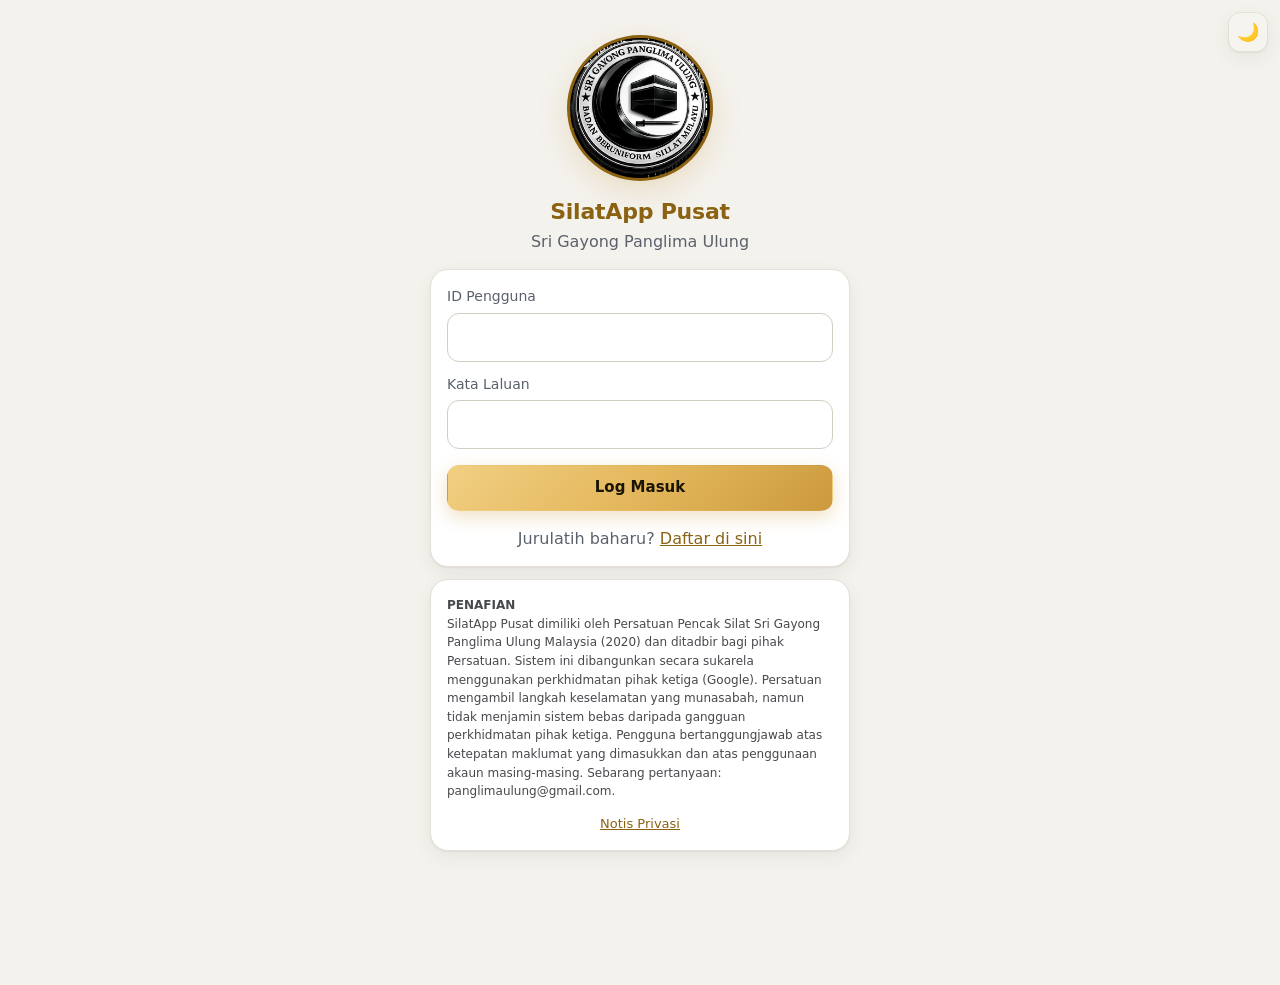
<file: index.html>
<!DOCTYPE html>
<html lang="ms">
<head>
<meta charset="UTF-8">
<meta name="viewport" content="width=device-width,initial-scale=1,viewport-fit=cover">
<title>SilatApp Pusat</title>
<link rel="icon" href="icon-192.png">
<link rel="apple-touch-icon" href="icon-192.png">
<link rel="manifest" href="manifest.json">
<meta name="apple-mobile-web-app-title" content="SilatApp">
<meta name="theme-color" content="#0F1115">
<meta name="mobile-web-app-capable" content="yes">
<meta name="apple-mobile-web-app-capable" content="yes">
<style>
:root{--bg:#0F1115;--kad:#181B22;--kad2:#20242D;--garis:#2C313C;--teks:#E8E9EC;--pudar:#9097A3;--emas:#E2B55A;--hijau:#3FB97B;--merah:#E0605A;--kuning:#E2B55A;--biru:#5A9BE2}
*{box-sizing:border-box;-webkit-tap-highlight-color:transparent}
html,body{margin:0;background:var(--bg);color:var(--teks);font:16px/1.45 system-ui,-apple-system,"Segoe UI",Roboto,sans-serif}
a{color:var(--emas)}
.wrap{max-width:760px;margin:0 auto;padding:14px 14px 110px}
header{display:flex;align-items:center;gap:10px;padding:10px 14px;border-bottom:1px solid var(--garis);background:#0B0D10;position:sticky;top:0;z-index:10}
header img{width:38px;height:38px;border-radius:50%;background:#fff;flex:none}
header .t{flex:1;min-width:0}
header .t b{display:block;font-size:17px}
header .t small{color:var(--pudar);display:block;white-space:nowrap;overflow:hidden;text-overflow:ellipsis;font-size:12px}
.ikon{width:44px;height:44px;flex:none;display:inline-flex;align-items:center;justify-content:center;border-radius:12px;background:var(--kad);border:1px solid var(--garis);color:var(--teks);font-size:20px;padding:0;cursor:pointer;min-height:0}
.tajuk{display:flex;align-items:center;gap:12px;padding:12px 14px;border-bottom:1px solid var(--garis);position:sticky;top:59px;background:var(--bg);z-index:9}
.tajuk h2{flex:1;margin:0;font-size:19px}
.tabs{display:flex;gap:6px;overflow-x:auto;padding:10px 14px;border-bottom:1px solid var(--garis);scrollbar-width:none}
.tabs::-webkit-scrollbar{display:none}
.tabs button{flex:none}
button,.btn{background:var(--kad2);color:var(--teks);border:1px solid var(--garis);border-radius:12px;padding:11px 16px;font:inherit;font-size:15px;cursor:pointer;min-height:44px}
button.utama{background:var(--emas);color:#1a1405;border-color:var(--emas);font-weight:700}
button.aktif{border-color:var(--emas);color:var(--emas)}
button.kecil{padding:6px 12px;font-size:14px;min-height:36px}
button.bahaya{border-color:var(--merah);color:var(--merah);background:transparent}
button.penuh{width:100%}
button:disabled{opacity:.45;cursor:not-allowed}
input,select,textarea{width:100%;background:var(--kad2);color:var(--teks);border:1px solid var(--garis);border-radius:12px;padding:12px 14px;font:inherit;font-size:16px;min-height:48px}
select{appearance:none;-webkit-appearance:none;background-image:linear-gradient(45deg,transparent 50%,var(--teks) 50%),linear-gradient(135deg,var(--teks) 50%,transparent 50%);background-position:calc(100% - 20px) 21px,calc(100% - 15px) 21px;background-size:5px 5px;background-repeat:no-repeat;padding-right:36px}
input:focus,select:focus,textarea:focus{outline:none;border-color:var(--emas)}
label{display:block;margin:12px 0 6px;color:var(--pudar);font-size:14px}
.kad{background:var(--kad);border:1px solid var(--garis);border-radius:16px;padding:16px;margin-bottom:12px}
.kad h3{margin:0 0 10px;color:var(--emas);font-size:16px}
.grid{display:grid;grid-template-columns:repeat(2,1fr);gap:10px}
@media(min-width:600px){.grid{grid-template-columns:repeat(3,1fr)}}
.stat{background:var(--kad2);border-radius:12px;padding:12px}
.stat b{display:block;font-size:22px;color:var(--emas)}
.stat small{color:var(--pudar);font-size:13px}
.jad{overflow-x:auto}
table{width:100%;border-collapse:collapse;font-size:14px}
th,td{padding:9px 8px;border-bottom:1px solid var(--garis);text-align:left;vertical-align:top}
th{color:var(--pudar);font-weight:500;white-space:nowrap}
.baris{display:flex;gap:10px;align-items:center}
.baris>*{flex:1;min-width:0}
.baris.balut{flex-wrap:wrap}.baris.balut>*{min-width:140px}
.pudar{color:var(--pudar)}
.tag{display:inline-block;padding:3px 10px;border-radius:8px;font-size:13px;font-weight:700;white-space:nowrap}
.t-AKTIF,.t-HIJAU{background:#1f3a2c;color:var(--hijau)}
.t-MENUNGGU,.t-KUNING{background:#3a321f;color:var(--kuning)}
.t-TIDAK{background:#2a2d33;color:var(--pudar)}
.t-DIGANTUNG,.t-DISEKAT,.t-DITOLAK,.t-DIBATALKAN,.t-MERAH{background:#3a2020;color:var(--merah)}
.t-BERPINDAH,.t-BERSAMA,.t-BIRU,.t-KETUA{background:#1f2c3a;color:var(--biru)}
.ring{background:var(--kad);border:1px solid var(--garis);border-radius:16px;padding:18px;margin-bottom:12px}
.ring .besar{font-size:30px;font-weight:800}
.ring .sub{display:flex;justify-content:space-between;align-items:center;color:var(--pudar);font-size:14px;margin:4px 0 12px;gap:8px}
.bar{height:8px;background:var(--kad2);border-radius:8px;overflow:hidden}.bar i{display:block;height:100%;background:var(--hijau);border-radius:8px}
.cip{display:flex;gap:8px;overflow-x:auto;margin:6px 0 12px;scrollbar-width:none}
.cip::-webkit-scrollbar{display:none}
.cip button{flex:none;border-radius:20px;padding:8px 16px;min-height:40px;background:var(--kad);color:var(--pudar);font-weight:600}
.cip button.on{background:#EDEEF0;color:#111;border-color:#EDEEF0}
.item{display:flex;align-items:center;gap:12px;background:var(--kad);border:1px solid var(--garis);border-radius:14px;padding:14px 16px;margin-bottom:8px;cursor:pointer}
.item .k{flex:1;min-width:0}
.item .k b{display:block;font-size:15px;line-height:1.3;text-transform:uppercase}
.item .k small{color:var(--pudar);font-size:13px}
.item .r{flex:none;display:flex;align-items:center;gap:8px}
.semak{width:46px;height:46px;border-radius:12px;border:2px solid var(--garis);display:flex;align-items:center;justify-content:center;font-size:22px;font-weight:800;color:transparent;flex:none}
.item.on .semak{background:var(--hijau);border-color:var(--hijau);color:#0b1a12}
.item.on{border-color:#2d5a43}
.menu{display:grid;grid-template-columns:repeat(2,1fr);gap:12px}
@media(min-width:600px){.menu{grid-template-columns:repeat(3,1fr)}}
.menu button{display:flex;flex-direction:column;align-items:flex-start;gap:8px;padding:18px 16px;border-radius:16px;background:var(--kad);text-align:left;min-height:110px}
.menu button .i{font-size:28px}
.menu button b{font-size:16px}
.menu button small{color:var(--pudar);font-size:12px}
.terapung{position:fixed;left:0;right:0;bottom:0;padding:12px 14px calc(12px + env(safe-area-inset-bottom));background:linear-gradient(transparent,var(--bg) 30%);z-index:8}
.terapung>div{max-width:760px;margin:0 auto}
.login{max-width:420px;margin:24px auto}
.login .logo{text-align:center}
.login .logo img{width:140px;height:140px;border-radius:50%;background:#fff;box-shadow:0 0 0 3px var(--emas)}
.login h1{color:var(--emas);text-align:center;margin:12px 0 2px;font-size:22px}
#toast{position:fixed;left:50%;bottom:calc(90px + env(safe-area-inset-bottom));transform:translateX(-50%);background:var(--kad2);border:1px solid var(--emas);padding:12px 16px;border-radius:12px;width:max-content;max-width:92%;display:none;z-index:60}
#modal{position:fixed;inset:0;background:rgba(0,0,0,.65);display:none;align-items:flex-end;justify-content:center;z-index:50}
#modal .isi{background:var(--kad);border:1px solid var(--garis);border-radius:20px 20px 0 0;padding:8px 16px calc(18px + env(safe-area-inset-bottom));width:100%;max-width:560px;max-height:92vh;overflow:auto}
#modal .isi:before{content:"";display:block;width:44px;height:5px;border-radius:5px;background:var(--garis);margin:4px auto 12px}
@media(min-width:700px){#modal{align-items:center}#modal .isi{border-radius:20px}}
.ahlikad{background:linear-gradient(135deg,#1c1f27,#0B0D10);border:2px solid var(--emas);border-radius:16px;padding:16px;display:flex;gap:14px;align-items:center}
.ahlikad img{width:68px;height:68px;border-radius:50%;background:#fff;flex:none}
.ahlikad .n{font-size:16px;font-weight:700}
.ahlikad .no{color:var(--emas);font-size:19px;font-weight:800;letter-spacing:1px}
.pdpa{font-size:13px;color:var(--pudar);background:var(--kad2);border:1px solid var(--garis);border-radius:12px;padding:12px;margin-top:12px}
.cek{display:flex;gap:10px;align-items:flex-start;margin-top:10px;color:var(--teks)}.cek input{width:22px;height:22px;min-height:0;margin-top:1px;flex:none}
.muat{opacity:.6;pointer-events:none}
.besarInput{font-size:26px;font-weight:800;text-align:center}
.fizgrid{display:grid;grid-template-columns:1fr 1fr 1fr;gap:8px;margin-top:10px;padding-top:10px;border-top:1px solid var(--garis)}.fizgrid .tag{white-space:normal;margin:0 2px 3px 0;line-height:1.3}
.kotakHasil{background:var(--kad2);border-radius:14px;padding:6px 14px;margin-top:12px}
.kotakHasil .bar2{display:flex;justify-content:space-between;align-items:center;gap:10px;padding:9px 0;border-bottom:1px solid var(--garis)}
.kotakHasil .bar2:last-child{border:0}
.kotakHasil .bar2 b{text-align:right}
/* ===== Paparan cetak (hitam putih) ===== */
#cetak{display:none;position:fixed;inset:0;z-index:100;background:#fff;color:#000;overflow:auto}
#cetak .alat{position:sticky;top:0;display:flex;gap:8px;padding:10px 14px;background:#111;z-index:2}
#cetak .alat button{flex:1}
#cetak .kertas{max-width:800px;margin:0 auto;padding:18px 16px 40px;font:13px/1.4 Arial,Helvetica,sans-serif;color:#000}
.kp-head{display:flex;align-items:center;gap:14px;border-bottom:3px double #000;padding-bottom:10px}
.kp-head img{width:70px;height:70px;filter:grayscale(1)}
.kp-head h1{font-size:17px;margin:0;letter-spacing:.5px}
.kp-head .g{font-size:15px;font-weight:700;margin-top:2px}
.kp-head .m{font-size:11px;margin-top:2px}
.kp-tajuk{text-align:center;font-size:15px;font-weight:700;margin:14px 0 4px;text-decoration:underline}
.kp-ring{width:100%;border-collapse:collapse;margin:8px 0 14px;font-size:11px}
.kp-ring td,.kp-ring th{border:1px solid #000;padding:3px 6px;text-align:center}
.kp-usia{background:#000;color:#fff;padding:7px 10px;font-weight:700;font-size:14px;margin-top:18px;-webkit-print-color-adjust:exact;print-color-adjust:exact}
.kp-jan{border:2px solid #000;border-top:0;padding:5px 10px;font-weight:700;font-size:13px;letter-spacing:1px}
.kp-kelas{font-weight:700;margin:10px 0 4px;font-size:13px;border-bottom:1px solid #000;padding-bottom:2px}
table.kp{width:100%;border-collapse:collapse;font-size:12px;margin-bottom:6px;page-break-inside:avoid}
table.kp th,table.kp td{border:1px solid #000;padding:4px 6px;text-align:left;color:#000}
table.kp th{background:#e6e6e6;font-weight:700;-webkit-print-color-adjust:exact;print-color-adjust:exact}
table.kp td.c,table.kp th.c{text-align:center}
.kp-blok{page-break-inside:avoid}
.kp-ttd{display:flex;justify-content:space-between;gap:30px;margin-top:40px;font-size:12px}
.kp-ttd div{flex:1;border-top:1px dotted #000;padding-top:4px}
.kp-nota{font-size:10px;margin-top:14px;border-top:1px solid #000;padding-top:6px}
@media print{
  @page{size:A4;margin:12mm}
  body>*:not(#cetak){display:none!important}
  #cetak{position:static;display:block!important;overflow:visible}
  #cetak .alat{display:none}
  #cetak .kertas{max-width:none;padding:0}
  .kp-usia.baru{page-break-before:always}
}
.lencanaRekod{display:inline-flex;align-items:center;min-height:40px;padding:8px 16px;border-radius:12px;background:linear-gradient(135deg,#F3CF7E,#E2B55A 45%,#C8963A);color:#1a1405;font-weight:700;font-size:14px;white-space:nowrap}
</style>
<link rel="preconnect" href="https://script.google.com"><link rel="preconnect" href="https://script.googleusercontent.com">
<link rel="stylesheet" href="glass.css"><script src="tema.js"></script>
</head>
<body>
<div id="app"><div style="min-height:80vh;display:flex;flex-direction:column;align-items:center;justify-content:center;gap:14px;color:#9097A3;font:15px system-ui,sans-serif">
<img src="logo.png" alt="" style="width:110px;height:110px;border-radius:50%;background:#fff;box-shadow:0 0 0 3px #E2B55A">
<div>Memuatkan...</div></div></div>
<div id="modal"><div class="isi" id="modalIsi"></div></div>
<div id="toast"></div>
<div id="cetak"></div>
<script src="teks-pdpa.js"></script>
<script src="bersama.js"></script>
<script src="qrcode.js"></script>
<script src="poster.js"></script>
<script>
/* ====== TETAPAN: URL Web App Apps Script ====== */
const API_URL = 'https://script.google.com/macros/s/AKfycbwYLSghcfcLVKLg2plYc9Slj8E0KuNu8LX7HOugVTSIWxwCfv2hcBZB_l0uc5JArfxV/exec';

const $ = s => document.querySelector(s);
const esc = s => String(s == null ? '' : s).replace(/[&<>"']/g, c => ({'&':'&amp;','<':'&lt;','>':'&gt;','"':'&quot;',"'":'&#39;'}[c]));
const tag = (s, w) => s ? `<span class="tag t-${esc(w || String(s).split(' ')[0])}">${esc(s)}</span>` : '';
let S = { token: localStorage.getItem('sp_token') || '', u: null, negeri: [], tab: '', tahun: String(new Date().getFullYear()), gelPilih: '' };
const NAMA_PERANAN = { SUPER_ADMIN: 'Super Admin', ADMIN_NEGERI: 'Admin Negeri', JURULATIH: 'Jurulatih' };
const BULAN_PENUH = ['','JANUARI','FEBRUARI','MAC','APRIL','MEI','JUN','JULAI','OGOS','SEPTEMBER','OKTOBER','NOVEMBER','DISEMBER'];
const hariIniStr = () => { const d = new Date(); return new Date(d - d.getTimezoneOffset() * 60000).toISOString().slice(0, 10); };
const rm = n => 'RM' + Number(n || 0).toFixed(2);
const tarikhMY = t => t && t.length >= 10 ? `${t.slice(8, 10)}/${t.slice(5, 7)}/${t.slice(0, 4)}` : (t || '');

function toast(m, ms) { const t = $('#toast'); t.textContent = m; t.style.display = 'block'; clearTimeout(toast.h); toast.h = setTimeout(() => t.style.display = 'none', ms || 3500); }
function modal(html) { $('#modalIsi').innerHTML = html; $('#modal').style.display = html ? 'flex' : 'none'; document.body.style.overflow = html ? 'hidden' : ''; }
$('#modal').addEventListener('click', e => { if (e.target.id === 'modal') modal(''); });

const GET_AWAM = ['ping', 'negeri', 'status_awal', 'borang_info'];
async function api(action, data) {
  const body = JSON.stringify(Object.assign({ action, token: S.token }, data || {}));
  let r;
  try {
    const res = await fetchMasa(API_URL, { method: 'POST', credentials: 'omit', headers: { 'Content-Type': 'text/plain;charset=utf-8' }, body });
    r = await res.json();
  } catch (e) {
    try {
      if (!GET_AWAM.includes(action)) throw e;  // data sulit tidak dihantar melalui pautan (URL)
      const res = await fetchMasa(API_URL + '?p=' + encodeURIComponent(body), { credentials: 'omit' });
      r = await res.json();
    } catch (e2) { r = { ok: false, msg: 'Tiada sambungan ke pelayan. Semak internet.' }; }
  }
  if (r.logout) keluar(true);
  else if (r.perlu_terma && action !== 'setuju_terma') { if (S.u) S.u.terma_ok = false; paparTerma(); }
  else if (r.wajib_tukar && action !== 'tukar_katalaluan' && S.u) { S.u.wajib_tukar = true; paparTukarWajib(); }
  return r;
}
const memuat = () => { const i = $('#isi'); if (i) i.innerHTML = '<p class="pudar" style="text-align:center;padding:30px 0">Memuatkan...</p>'; };

/* ================= LOG MASUK / DAFTAR ================= */
async function paparLogin() {
  const st = await api('status_awal');
  if (st.ok && st.perluSuper) return paparCiptaSuper();
  $('#app').innerHTML = `<div class="wrap"><div class="login">
    <div class="logo"><img src="logo.png" alt="Logo Sri Gayong Panglima Ulung"></div>
    <h1>SilatApp Pusat</h1><p class="pudar" style="text-align:center;margin-top:0">Sri Gayong Panglima Ulung</p>
    <div class="kad" id="kotakLogin">
      <label style="margin-top:0">ID Pengguna</label><input id="lId" autocomplete="username" autocapitalize="none">
      <label>Kata Laluan</label><input id="lPw" type="password" autocomplete="current-password">
      <button class="utama penuh" style="margin-top:16px" onclick="logMasuk()">Log Masuk</button>
      <p class="pudar" style="text-align:center;margin-bottom:0">Jurulatih baharu? <a href="#" onclick="paparDaftar();return false">Daftar di sini</a></p>
    </div>
    <div class="kad">${htmlPenafian(true)}${htmlKakiPrivasi()}</div></div></div>`;
  $('#lPw').addEventListener('keydown', e => { if (e.key === 'Enter') logMasuk(); });
}
function paparCiptaSuper() {
  $('#app').innerHTML = `<div class="wrap"><div class="login">
    <div class="logo"><img src="logo.png" alt="Logo"></div>
    <h1>Selamat Datang</h1><p class="pudar" style="text-align:center;margin-top:0">Langkah pertama: cipta akaun Super Admin anda (sekali sahaja).</p>
    <div class="kad" id="kotakSuper">
      <label style="margin-top:0">ID Pengguna</label><input id="sId" value="superadmin" autocapitalize="none">
      <label>Nama Penuh</label><input id="sNama">
      <label>No. Telefon</label><input id="sTel" inputmode="tel">
      <label>Kata Laluan (min. 8 aksara)</label><input id="sPw" type="password">
      <label>Ulang Kata Laluan</label><input id="sPw2" type="password">
      <button class="utama penuh" style="margin-top:16px" onclick="ciptaSuper()">Cipta Akaun</button>
    </div></div></div>`;
}
async function ciptaSuper() {
  if ($('#sPw').value !== $('#sPw2').value) return toast('Kata laluan tidak sama.');
  const k = $('#kotakSuper'); k.classList.add('muat');
  const r = await api('cipta_super', { id: $('#sId').value, nama: $('#sNama').value, telefon: $('#sTel').value, katalaluan: $('#sPw').value });
  k.classList.remove('muat'); toast(r.msg, 5000);
  if (r.ok) paparLogin();
}
async function logMasuk() {
  const k = $('#kotakLogin'); k.classList.add('muat');
  const r = await api('login', { id: $('#lId').value, katalaluan: $('#lPw').value });
  k.classList.remove('muat');
  if (!r.ok) return toast(r.msg);
  S.token = r.token; localStorage.setItem('sp_token', r.token); S.u = r.pengguna; S.tab = ''; mula();
}
async function paparDaftar() {
  $('#app').innerHTML = `<div class="wrap"><div class="login"><div class="logo"><img src="logo.png" alt=""></div>
    <h1>Daftar Jurulatih</h1><div class="kad" id="kotakDaftar"><p class="pudar">Memuatkan...</p></div></div></div>`;
  const r = await api('negeri');
  if (!r.ok) return toast(r.msg);
  S.negeri = r.negeri; S.gelAwam = r.gelanggang;
  $('#kotakDaftar').innerHTML = `
    <label style="margin-top:0">ID Pengguna (huruf kecil/nombor, 4–30 aksara)</label><input id="dId" autocapitalize="none">
    <label>Kata Laluan (min. 8 aksara)</label><input id="dPw" type="password">
    <label>Nama Penuh</label><input id="dNama">
    <label>No. Telefon</label><input id="dTel" inputmode="tel">
    <label>Negeri</label><select id="dNeg" onchange="isiGelDaftar()"><option value="">— Pilih negeri —</option>${S.negeri.map(n => `<option value="${n[0]}">${esc(n[1])}</option>`).join('')}</select>
    <label>Gelanggang</label><select id="dGel" onchange="$('#gelBaru').style.display=this.value==='__BARU'?'block':'none'"><option value="">— Pilih negeri dahulu —</option></select>
    <div id="gelBaru" style="display:none">
      <label>Nama Gelanggang Baharu</label><input id="dGNama">
      <label>Alamat Gelanggang</label><textarea id="dGAlamat" rows="2"></textarea>
      <p class="pudar" style="font-size:13px">Anda akan ditanda sebagai KETUA gelanggang ini.</p>
    </div>
    <div class="pdpa"><b>Terma Penggunaan & Akujanji Kerahsiaan</b> (ringkasan)<div style="margin-top:6px">${htmlTermaRingkas()}</div>
      <a href="#" onclick="lihatTerma();return false" style="display:inline-block;margin-top:8px;font-weight:600">Baca terma penuh ›</a> · <a href="privasi.html" target="_blank" rel="noopener">Notis Privasi</a></div>
    <label class="cek"><input type="checkbox" id="dPdpa"> <span>${esc(KOTAK_TERMA)}</span></label>
    <div style="margin-top:16px" class="baris"><button onclick="paparLogin()">Kembali</button><button class="utama" onclick="hantarDaftar()">Hantar</button></div>`;
}
function isiGelDaftar() {
  const n = $('#dNeg').value, l = S.gelAwam.filter(g => g.negeri === n);
  if (!n) {
    $('#dGel').innerHTML = `<option value="">— Pilih negeri dahulu —</option>`;
    $('#gelBaru').style.display = 'none';
    return;
  }
  if (!l.length) {
    // Belum ada gelanggang di negeri ini: terus daftar gelanggang baharu
    $('#dGel').innerHTML = `<option value="__BARU" selected>+ Daftar gelanggang baharu (belum ada gelanggang di negeri ini)</option>`;
    $('#gelBaru').style.display = 'block';
    return;
  }
  $('#dGel').innerHTML = `<option value="">— Pilih gelanggang —</option>` + l.map(g => `<option value="${esc(g.kod)}">${esc(g.nama)} (${esc(g.kod)})</option>`).join('') + `<option value="__BARU">+ Mohon gelanggang baharu</option>`;
  $('#gelBaru').style.display = 'none';
}
async function hantarDaftar() {
  const gel = $('#dGel').value;
  if (!$('#dNeg').value) return toast('Sila pilih negeri.');
  if (!gel) return toast('Sila pilih gelanggang, atau pilih "+ Mohon gelanggang baharu" jika gelanggang anda belum ada dalam senarai.', 6000);
  if (gel === '__BARU' && !$('#dGNama').value.trim()) return toast('Sila isi Nama Gelanggang Baharu.');
  const d = { id: $('#dId').value, katalaluan: $('#dPw').value, nama: $('#dNama').value, telefon: $('#dTel').value, negeri: $('#dNeg').value, terma: $('#dPdpa').checked, terma_versi: VERSI_TERMA };
  if (!d.terma) return toast('Sila bersetuju dengan Terma Penggunaan & Akujanji Kerahsiaan.');
  if (gel === '__BARU') d.gelanggang_baru = { nama: $('#dGNama').value, alamat: $('#dGAlamat').value };
  else d.kod_gelanggang = gel;
  const k = $('#kotakDaftar'); k.classList.add('muat');
  const r = await api('daftar', d); k.classList.remove('muat');
  toast(r.msg, 6000);
  if (r.ok) paparLogin();
}
async function keluar(senyap) {
  if (!senyap && S.token) api('logout');
  S.token = ''; S.u = null; S.tab = ''; localStorage.removeItem('sp_token'); paparLogin();
}

/* ================= KERANGKA UTAMA ================= */
const MENU_JUR = [
  ['ahli', '👥', 'Ahli', 'Senarai & kad ahli'],
  ['mohon', '📝', 'Permohonan', 'Borang online & kelulusan'],
  ['daftar', '➕', 'Daftar Ahli', 'Pendaftaran manual'],
  ['hadir', '✅', 'Kehadiran', 'Rekod latihan'],
  ['yb', '💳', 'Yuran', 'Yuran bulanan'],
  ['kew', '💰', 'Kewangan', 'Masuk & keluar'],
  ['fiz', '⚖️', 'Fizikal & BMI', 'Kelas berat & BMI'],
  ['poster', '🖼️', 'Poster', 'Muat turun & kongsi'],
  ['gelang', '🏟️', 'Gelanggang', 'Jadual, cawangan & logo'],
  ['akaun', '⚙️', 'Akaun', 'Kata laluan']
];
const FN = () => ({ pdpa: tabPdpa, papan: tabPapan, lulus: tabLulus, gel: tabGel, jur: tabJur, ahli: tabAhli, daftar: tabDaftar, akaun: tabAkaun, hadir: tabHadir, gelang: tabGelang, mohon: tabMohon, poster: tabPoster, yb: tabYB, kew: tabKew, fiz: tabFiz, menu: tabMenu });
function pergi(t) { S.tab = t; window.scrollTo(0, 0); mula(); }

async function mula() {
  if (!S.token) return paparLogin();
  if (!S.u) {
    $('#app').innerHTML = `<div class="wrap pudar" style="text-align:center;padding-top:60px"><img src="logo.png" style="width:90px;border-radius:50%;background:#fff"><p>Memuatkan...</p></div>`;
    const r = await api('saya');
    if (!r.ok) { if (r.logout) return; $('#app').innerHTML = `<div class="wrap" style="text-align:center;padding-top:60px"><img src="logo.png" style="width:90px;border-radius:50%;background:#fff"><p>${esc(r.msg || 'Tidak dapat sambung ke pelayan.')}</p><button class="utama" onclick="mula()">Cuba lagi</button></div>`; return; }
    S.u = r.pengguna; S.negeri = r.negeri;
  }
  if (!S.u.terma_ok) return paparTerma();
  if (S.u.wajib_tukar) return paparTukarWajib();
  if (!S.negeri.length) { const r = await api('negeri'); S.negeri = r.negeri || []; }
  if (S.mod == null) { try { S.mod = localStorage.getItem('sp_mod') || 'admin'; } catch (e) { S.mod = 'admin'; } }
  const u = S.u, jur = modJur(), dua = u.peranan !== 'JURULATIH' && !!u.kod_gelanggang;
  if (jur) S.gelPilih = u.kod_gelanggang;
  const sub = jur ? `${esc(u.nama_gelanggang)} · ${esc(u.kod_gelanggang)}${u.ketua ? ' · KETUA' : ''}`
    : u.peranan === 'ADMIN_NEGERI' ? `Admin Negeri ${esc(u.namaNegeri)}` : 'Super Admin · Semua negeri';
  const head = `<header><img src="${esc(logoGel())}" alt="" style="object-fit:cover"><div class="t"><b>SilatApp</b><small>${esc(u.nama)} — ${sub}</small></div><button class="kecil" onclick="keluar()">Keluar</button></header>` +
    (dua ? `<div style="display:flex;gap:6px;padding:8px 14px;background:#0B0D10;border-bottom:1px solid var(--garis)">
      <button style="flex:1;min-height:40px;${!jur ? 'background:var(--emas);color:#1a1405;border-color:var(--emas);font-weight:700' : ''}" onclick="tukarMod('admin')">📊 Pentadbir</button>
      <button style="flex:1;min-height:40px;${jur ? 'background:var(--emas);color:#1a1405;border-color:var(--emas);font-weight:700' : ''}" onclick="tukarMod('gel')">🏟️ ${esc(u.nama_gelanggang || 'Gelanggang Saya')}</button></div>` : '');
  if (jur) {
    if (!MENU_JUR.some(m => m[0] === S.tab)) S.tab = 'menu';
    const m = MENU_JUR.find(x => x[0] === S.tab);
    $('#app').innerHTML = head + (m ? `<div class="tajuk"><button class="ikon" onclick="pergi('menu')">←</button><h2>${m[2]}</h2><button class="ikon" onclick="mula()">⟳</button></div>` : '') + `<div class="wrap" id="isi"></div>`;
  } else {
    const tabs = u.peranan === 'ADMIN_NEGERI' ? [['papan','Ringkasan'],['lulus','Kelulusan'],['gel','Gelanggang'],['jur','Jurulatih'],['ahli','Ahli'],['akaun','Akaun']]
      : [['papan','Ringkasan'],['lulus','Kelulusan'],['gel','Gelanggang'],['jur','Pengguna'],['ahli','Ahli'],['pdpa','🛡️ PDPA'],['akaun','Akaun']];
    if (!tabs.some(t => t[0] === S.tab)) S.tab = tabs[0][0];
    $('#app').innerHTML = head + `<div class="tabs">${tabs.map(t => `<button class="${S.tab === t[0] ? 'aktif' : ''}" onclick="pergi('${t[0]}')">${t[1]}</button>`).join('')}</div><div class="wrap" id="isi"></div>`;
  }
  memuat();
  FN()[S.tab]();
}
function modJur() { return !!S.u && (S.u.peranan === 'JURULATIH' || (S.mod === 'gel' && !!S.u.kod_gelanggang)); }
function tukarMod(m) {
  S.mod = m; try { localStorage.setItem('sp_mod', m); } catch (e) {}
  S.tab = ''; S.cawList = null; S.cawPilih = null; S.ahli = null; S.jadual = null; S.hSesi = null; S.gelPilih = m === 'gel' ? S.u.kod_gelanggang : '';
  window.scrollTo(0, 0); mula();
}
async function tabMenu() {
  await sediaCaw();
  $('#isi').innerHTML = `${pilihCaw('tabMenu')}<div class="ring" style="display:flex;gap:14px;align-items:center"><img src="${esc(logoGel())}" style="width:56px;height:56px;border-radius:50%;background:#fff;object-fit:cover">
    <div><div style="font-weight:800;font-size:17px">${esc(S.u.nama_gelanggang)}</div><div class="pudar" style="font-size:14px">${esc(S.u.kod_gelanggang)} · ${esc(S.u.namaNegeri)}</div>${S.cawList.length ? `<div style="font-size:13px;color:var(--emas);margin-top:2px">📍 ${esc(labelCaw())}</div>` : ''}</div></div>
    <div id="info"><p class="pudar" style="text-align:center">Memuatkan ringkasan...</p></div>
    <div class="menu">${MENU_JUR.map(m => `<button onclick="pergi('${m[0]}')"><span class="i">${m[1]}</span><b>${m[2]}</b><small>${m[3]}</small></button>`).join('')}</div>`;
  infografik();
  api('mohon_senarai').then(r => { const n = r.ok && r.permohonan ? r.permohonan.filter(x => x.status === 'MENUNGGU').length : 0;
    const b = [...document.querySelectorAll('.menu button')].find(x => x.textContent.includes('Permohonan'));
    if (b && n) b.insertAdjacentHTML('beforeend', `<span class="tag t-MERAH" style="position:absolute;top:12px;right:12px">${n} baharu</span>`), b.style.position = 'relative'; });
}
async function infografik() {
  const th = new Date().getFullYear();
  const [ra, rk, rj] = await Promise.all([api('senarai_ahli', { tahun: th }), api('kew_get', { tahun: th, cawangan: S.cawPilih }), api('jad_get')]);
  const el = $('#info'); if (!el || !ra.ok) { if (el) el.innerHTML = ''; return; }
  const ahli = ra.ahli.filter(a => a.status_gel === 'AKTIF' && ikutCaw(a)), n = ahli.length;
  const L = ahli.filter(a => !/^P/i.test(a.jantina)).length, P = n - L;
  const kump = [['Pra Sekolah', '≤ 6 thn', 0, 6], ['Sekolah Rendah', '7–12 thn', 7, 12], ['Sekolah Menengah', '13–17 thn', 13, 17], ['Dewasa', '18+ thn', 18, 999]];
  const umur = ahli.map(umurTahunIni), tiada = umur.filter(u => u == null).length;
  const bilK = kump.map(k => umur.filter(u => u != null && u >= k[2] && u <= k[3]).length);
  let baki = null;
  if (rk.ok && rk.rekod) { const masukLain = rk.rekod.filter(x => x.jenis === 'MASUK').reduce((s, x) => s + x.jumlah, 0), keluar = rk.rekod.filter(x => x.jenis === 'KELUAR').reduce((s, x) => s + x.jumlah, 0);
    baki = rk.bakiLalu + masukLain + rk.yuranBulanan.reduce((s, x) => s + x, 0) + rk.yuranTahunan - keluar; }
  const bilB = BENGKUNG.map(() => 0); let lain = 0;
  ahli.forEach(a => { const i = indeksBengkung(a.bengkung); if (i >= 0) bilB[i]++; else lain++; });
  const maxB = Math.max(1, ...bilB, lain);
  const pc = x => n ? Math.round(x / n * 100) : 0;
  el.innerHTML = `
  <div class="ring" style="cursor:pointer" onclick="pergi('gelang')"><div class="pudar" style="font-size:13px;margin-bottom:10px">📅 Jadual latihan</div>${htmlJadual(((rj.ok && rj.jadual) || []).filter(j => !cawTertentu() || !j.cawangan || j.cawangan === S.cawPilih))}</div>
  <div class="grid" style="grid-template-columns:1fr 1fr;margin-bottom:12px">
    <div class="ring" style="margin:0"><div class="pudar" style="font-size:13px">Ahli aktif</div><div class="besar" style="font-size:36px">${n}</div><div class="pudar" style="font-size:12px">orang pesilat</div></div>
    <div class="ring" style="margin:0;cursor:pointer" onclick="pergi('kew')"><div class="pudar" style="font-size:13px">Baki akaun</div><div class="besar" style="font-size:${baki != null && Math.abs(baki) >= 10000 ? 21 : 25}px;color:${baki < 0 ? 'var(--merah)' : 'var(--hijau)'}">${baki == null ? '-' : rm(baki)}</div><div class="pudar" style="font-size:12px">terkini ${th}</div></div>
  </div>
  <div class="ring"><div class="baris" style="font-size:14px;margin-bottom:8px"><span>♂ Lelaki <b>${L}</b> <span class="pudar">(${pc(L)}%)</span></span><span style="text-align:right">♀ Perempuan <b>${P}</b> <span class="pudar">(${pc(P)}%)</span></span></div>
    <div style="display:flex;height:12px;border-radius:8px;overflow:hidden;background:var(--kad2)"><i style="width:${pc(L)}%;background:var(--biru)"></i><i style="width:${n ? 100 - pc(L) : 0}%;background:#E07BB0"></i></div></div>
  <div class="ring"><div class="pudar" style="font-size:13px;margin-bottom:10px">Kumpulan umur (${th})</div>
    <div class="grid" style="grid-template-columns:1fr 1fr">${kump.map((k, i) => `<div class="stat"><b>${bilK[i]}</b><small>${k[0]}<br><span style="font-size:11px">${k[1]}</span></small>
      <div class="bar" style="height:5px;margin-top:8px"><i style="width:${pc(bilK[i])}%;background:var(--emas)"></i></div></div>`).join('')}</div>
    ${tiada ? `<div class="pudar" style="font-size:12px;margin-top:8px">${tiada} ahli tiada tarikh lahir</div>` : ''}</div>
  <div class="ring"><div class="pudar" style="font-size:13px;margin-bottom:10px">Bengkung semasa</div>
    ${bilB.map((c, i) => c ? `<div style="display:flex;align-items:center;gap:8px;margin-bottom:7px">${jalur(i)}<span style="flex:1;min-width:0;font-size:13px;white-space:nowrap;overflow:hidden;text-overflow:ellipsis">${esc(BENGKUNG[i])}</span>
      <span style="width:70px;flex:none;height:6px;background:var(--kad2);border-radius:6px;overflow:hidden"><i style="display:block;height:100%;width:${c / maxB * 100}%;background:var(--emas)"></i></span><b style="width:24px;text-align:right;flex:none">${c}</b></div>` : '').join('')}
    ${lain ? `<div class="pudar" style="font-size:12px">Lain / tidak dikenal pasti: ${lain}</div>` : ''}
    ${!n ? '<p class="pudar">Tiada ahli aktif.</p>' : ''}</div>`;
}
const nmNeg = k => (S.negeri.find(n => n[0] === k) || [k, k])[1];
function pilihTahun(fn, nilai, kunci) {
  const y = new Date().getFullYear(); let o = '';
  for (let i = y + 1; i >= y - 5; i--) o += `<option ${String(i) === String(nilai) ? 'selected' : ''}>${i}</option>`;
  return `<select onchange="S.${kunci || 'tahun'}=this.value;${fn}()">${o}</select>`;
}
function pilihBulan(fn, nilai, kunci) {
  return `<select onchange="S.${kunci}=+this.value;${fn}()">${BULAN_PENUH.slice(1).map((b, i) => `<option value="${i + 1}" ${i + 1 === +nilai ? 'selected' : ''}>${b}</option>`).join('')}</select>`;
}
function cip(nama, pilihan, aktif, fn) {
  return `<div class="cip">${pilihan.map(p => `<button class="${p[0] === aktif ? 'on' : ''}" onclick="S.${nama}='${p[0]}';${fn}()">${p[1]}</button>`).join('')}</div>`;
}
function cariBox(id, fn, ph) { return `<input id="${id}" placeholder="${ph || 'Cari nama...'}" oninput="${fn}()" style="margin-bottom:8px">`; }
function csv(nama, baris) {
  // Nilai bermula = + - @ diletak ' di depan supaya Excel tidak menjalankannya sebagai formula
  const sel = v => { let x = String(v == null ? '' : v); if (/^[=+\-@\t\r]/.test(x) && !/^-?\d+(\.\d+)?$/.test(x)) x = "'" + x; return `"${x.replace(/"/g, '""')}"`; };
  const t = baris.map(r => r.map(sel).join(',')).join('\r\n');
  const a = document.createElement('a');
  a.href = URL.createObjectURL(new Blob(['﻿' + t], { type: 'text/csv' })); a.download = nama + '.csv'; a.click();
}

/* ================= RINGKASAN (Super/Admin) ================= */
/* --- Infografik gabungan (Super Admin / Admin Negeri) --- */
function gabungStat(list) {
  const t = { n: 0, L: 0, P: 0, K: 0, M: 0, D: 0, X: 0, b: BENGKUNG.map(() => 0), lain: 0 };
  list.forEach(st => { ['L', 'P', 'K', 'M', 'D', 'X'].forEach(k => t[k] += st[k] || 0);
    Object.entries(st.b || {}).forEach(([nm, c]) => { const i = indeksBengkung(nm); if (i >= 0) t.b[i] += c; else t.lain += c; }); });
  t.n = t.L + t.P; return t;
}
function blokInfo(t, ringkas) {
  const pc = x => t.n ? Math.round(x / t.n * 100) : 0, maxB = Math.max(1, ...t.b, t.lain);
  const umur = [['Kanak-kanak', '≤ 12 thn', t.K], ['Menengah', '13–17 thn', t.M], ['Dewasa', '18+ thn', t.D]];
  const bengkung = t.b.map((c, i) => c ? `<div style="display:flex;align-items:center;gap:8px;margin-bottom:7px">${jalur(i)}<span style="flex:1;min-width:0;font-size:13px;white-space:nowrap;overflow:hidden;text-overflow:ellipsis">${esc(BENGKUNG[i])}</span>
      <span style="width:70px;flex:none;height:6px;background:var(--kad2);border-radius:6px;overflow:hidden"><i style="display:block;height:100%;width:${c / maxB * 100}%;background:var(--emas)"></i></span><b style="width:30px;text-align:right;flex:none">${c}</b></div>` : '').join('');
  return `<div class="baris" style="font-size:14px;margin-bottom:8px"><span>♂ Lelaki <b>${t.L}</b> <span class="pudar">(${pc(t.L)}%)</span></span><span style="text-align:right">♀ Perempuan <b>${t.P}</b> <span class="pudar">(${pc(t.P)}%)</span></span></div>
    <div style="display:flex;height:10px;border-radius:8px;overflow:hidden;background:var(--kad2);margin-bottom:12px"><i style="width:${pc(t.L)}%;background:var(--biru)"></i><i style="width:${t.n ? 100 - pc(t.L) : 0}%;background:#E07BB0"></i></div>
    <div class="grid" style="grid-template-columns:repeat(3,1fr);margin-bottom:${ringkas ? 0 : 12}px">${umur.map(u => `<div class="stat" style="padding:10px"><b style="font-size:20px">${u[2]}</b><small>${u[0]}<br><span style="font-size:11px">${u[1]}</span></small>
      <div class="bar" style="height:4px;margin-top:6px"><i style="width:${pc(u[2])}%;background:var(--emas)"></i></div></div>`).join('')}</div>
    ${t.X ? `<div class="pudar" style="font-size:12px;margin:6px 0">${t.X} ahli tiada tarikh lahir</div>` : ''}
    ${ringkas ? '' : `<div class="pudar" style="font-size:13px;margin:4px 0 10px">Pemegang bengkung</div>${bengkung || '<p class="pudar">Tiada data.</p>'}${t.lain ? `<div class="pudar" style="font-size:12px">Lain / tidak dikenal pasti: ${t.lain}</div>` : ''}`}`;
}
async function tabPapan() {
  const r = await api('papan', { tahun: S.tahun }); if (!r.ok) return $('#isi').innerHTML = `<p>${esc(r.msg)}</p>`;
  S.papan = r; S.pNegeri = S.pNegeri || ''; S.pMod = S.pMod || 'umur';
  lukisPapan();
}
function lukisPapan() {
  const r = S.papan;
  if (S.u.peranan === 'ADMIN_NEGERI') return lukisNegeri(S.u.negeri, true);
  if (S.pNegeri) return lukisNegeri(S.pNegeri);
  const semua = gabungStat(r.gelanggang.map(g => g.stat));
  const ikutNeg = {}; r.gelanggang.forEach(g => (ikutNeg[g.negeri] = ikutNeg[g.negeri] || []).push(g));
  const negKod = Object.keys(ikutNeg).sort((x, y) => nmNeg(x).localeCompare(nmNeg(y)));
  const statNeg = negKod.map(k => [k, gabungStat(ikutNeg[k].map(g => g.stat)), ikutNeg[k]]);
  const jumBengkung = semua.b.reduce((x, y) => x + y, 0) + semua.lain;
  let senaraiNeg;
  if (S.pMod === 'umur') {
    senaraiNeg = `<div class="jad"><table><tr><th>Negeri</th><th>Gel.</th><th>Kanak²</th><th>Menengah</th><th>Dewasa</th><th>Jumlah</th></tr>
      ${statNeg.map(([k, t, gs]) => `<tr style="cursor:pointer" onclick="S.pNegeri='${k}';lukisPapan()"><td><b style="color:var(--emas)">${esc(nmNeg(k))} ›</b></td><td>${gs.length}</td><td>${t.K}</td><td>${t.M}</td><td>${t.D}</td><td><b>${t.n}</b></td></tr>`).join('') || '<tr><td colspan="6" class="pudar">Tiada data</td></tr>'}</table></div>`;
  } else {
    senaraiNeg = statNeg.map(([k, t, gs]) => `<div class="item" style="display:block" onclick="S.pNegeri='${k}';lukisPapan()">
      <div class="baris" style="margin-bottom:8px"><b style="color:var(--emas)">${esc(nmNeg(k))} ›</b><span class="pudar" style="text-align:right;font-size:13px">${gs.length} gelanggang · ${t.n} ahli</span></div>
      ${t.b.map((c, i) => c ? `<div style="display:flex;align-items:center;gap:8px;margin-bottom:5px">${jalur(i)}<span style="flex:1;min-width:0;font-size:12px;white-space:nowrap;overflow:hidden;text-overflow:ellipsis">${esc(BENGKUNG[i])}</span><b style="font-size:13px">${c}</b></div>` : '').join('') || '<span class="pudar">Tiada data</span>'}</div>`).join('') || '<p class="pudar">Tiada data</p>';
  }
  $('#isi').innerHTML = `
  <div class="baris" style="margin-bottom:10px"><h3 style="margin:0;color:var(--emas)">${S.u.peranan === 'ADMIN_NEGERI' ? 'Negeri ' + esc(S.u.namaNegeri) : 'Seluruh Malaysia'}</h3><div style="flex:none;width:110px">${pilihTahun('tabPapan', S.tahun)}</div></div>
  <div class="grid" style="margin-bottom:12px">
    <div class="stat"><b>${r.jumlah.semua}</b><small>Jumlah ahli aktif</small></div>
    <div class="stat"><b>${jumBengkung}</b><small>Pemegang bengkung</small></div>
    <div class="stat"><b>${r.gelanggang.reduce((n, g) => n + (g.cawangan || []).filter(c => c.id).length, 0)}</b><small>Cawangan</small></div>
    <div class="stat"><b>${r.gelanggang.reduce((n, g) => n + (g.jurulatih || []).filter(j => j.status === 'AKTIF').length, 0)}</b><small>Jurulatih aktif</small></div>
    <div class="stat"><b>${r.gelAktif}<span style="font-size:14px" class="pudar"> / ${r.gelAktif + r.gelTidakAktif}</span></b><small>Gelanggang aktif (60 hari)</small></div>
    <div class="stat" style="cursor:pointer" onclick="pergi('lulus')"><b>${r.menungguGel.length + r.menungguJur.length}</b><small>Menunggu kelulusan ›</small></div>
  </div>
  <div class="ring">${blokInfo(semua)}</div>
  ${r.segerak ? `<p class="pudar" style="font-size:13px">Segerak terakhir dari sistem Seri Mutiara: ${esc(r.segerak)}</p>` : ''}
  <div class="kad"><h3>Ikut Negeri</h3>${cip('pMod', [['umur', 'Kategori ahli'], ['bengkung', 'Bengkung']], S.pMod, 'lukisPapan')}${senaraiNeg}
    <p class="pudar" style="font-size:12px;margin-bottom:0">Ketuk nama negeri untuk lihat butiran setiap gelanggang.</p></div>
  <div class="baris" style="margin:16px 0 8px"><h3 style="margin:0;color:var(--emas)">Semua Gelanggang</h3><button class="kecil" style="flex:none" onclick="eksportPapan()">Eksport CSV</button></div>
  ${r.gelanggang.map(kadGel).join('') || '<p class="pudar">Tiada gelanggang.</p>'}`;
}
function kadGel(g) {
  return `<div class="item" onclick="S.gelPilih='${esc(g.kod)}';pergi('ahli')"><div class="k"><b>${esc(g.nama)}</b>
      <small>${esc(g.kod)} · ${esc(nmNeg(g.negeri))} · Ketua: ${esc(g.ketua || '-')} ${esc(g.telKetua)}</small><br>
      <small>${g.ahli} ahli${g.bersama ? ` (${g.bersama} bersama)` : ''} · ${g.bayar} bayar yuran ${esc(S.papan.tahun)}${g.kutipan ? ' · ' + rm(g.kutipan) : ''}</small>
      ${(g.cawangan || []).filter(c => c.id).length ? `<br><small style="color:var(--emas)">📍 ${(g.cawangan || []).filter(c => c.id).map(c => `${esc(c.nama)} (${c.L + c.P})`).join(' · ')}</small>` : ''}</div>
      <div class="r" style="flex-direction:column;align-items:flex-end">${tag(g.status)}<small class="pudar" style="font-size:11px">${g.aktif60 ? 'Aktif 60h' : 'Senyap 60h'}</small></div></div>`;
}
function lukisNegeri(k, admin) {
  const gs = S.papan.gelanggang.filter(g => g.negeri === k), t = gabungStat(gs.map(g => g.stat));
  const jur = gs.reduce((n, g) => n + (g.jurulatih || []).filter(j => j.status === 'AKTIF').length, 0);
  const caw = gs.reduce((n, g) => n + (g.cawangan || []).filter(c => c.id).length, 0);
  const menunggu = S.papan.menungguGel.length + S.papan.menungguJur.length;
  const wa = tel => { const d = String(tel || '').replace(/\D/g, '').replace(/^6?0/, '60'); return d.length > 9 ? `https://wa.me/${d}` : ''; };
  $('#isi').innerHTML = `<div class="baris" style="margin-bottom:12px">${admin ? '' : `<button class="ikon" style="flex:none" onclick="S.pNegeri='';lukisPapan()">←</button>`}<h3 style="margin:0;color:var(--emas)">${admin ? 'Negeri ' : ''}${esc(nmNeg(k))}</h3>
      ${admin ? `<div style="flex:none;width:110px">${pilihTahun('tabPapan', S.tahun)}</div>` : ''}</div>
    <div class="grid" style="margin-bottom:12px">
      <div class="stat"><b>${gs.length}</b><small>Gelanggang</small></div>
      <div class="stat"><b>${caw}</b><small>Cawangan</small></div>
      <div class="stat"><b>${jur}</b><small>Jurulatih aktif</small></div>
      <div class="stat"><b>${t.n}</b><small>Ahli aktif</small></div>
      ${admin ? `<div class="stat" style="cursor:pointer" onclick="pergi('lulus')"><b>${menunggu}</b><small>Menunggu kelulusan ›</small></div>
      <div class="stat"><b>${S.papan.gelAktif}<span class="pudar" style="font-size:14px"> / ${S.papan.gelAktif + S.papan.gelTidakAktif}</span></b><small>Aktif 60 hari</small></div>` : ''}
    </div>
    <div class="ring">${blokInfo(t)}</div>
    ${admin ? `<div class="baris" style="margin:16px 0 8px"><h3 style="margin:0;color:var(--emas)">Gelanggang</h3><button class="kecil" style="flex:none" onclick="eksportPapan()">Eksport CSV</button></div>` : `<h3 style="color:var(--emas)">Gelanggang di ${esc(nmNeg(k))}</h3>`}
    ${gs.map((g, gi) => { const st = gabungStat([g.stat]), cw = g.cawangan || [];
      return `<div class="kad">
      <div class="baris" style="margin-bottom:6px;align-items:flex-start"><div><b>${esc(g.nama)}</b><br><small class="pudar">${esc(g.kod)}</small></div><div style="flex:none">${tag(g.status)}</div></div>
      <div class="pudar" style="font-size:13px;margin-bottom:10px">${g.ahli} ahli aktif${g.bersama ? ` (${g.bersama} ahli bersama)` : ''} · ${g.bayar} bayar yuran ${esc(S.papan.tahun)}${g.aktif60 ? '' : ' · ⚠️ tiada aktiviti 60 hari'}</div>
      <div class="pudar" style="font-size:12px;margin-bottom:4px">👤 JURULATIH (${(g.jurulatih || []).length})</div>
      ${(g.jurulatih || []).map(j => `<div class="baris" style="padding:5px 0"><span style="font-size:14px">${esc(j.nama)} ${j.ketua ? tag('KETUA') : ''} ${j.status !== 'AKTIF' ? tag(j.status) : ''}</span>
        ${wa(j.telefon) ? `<a href="${wa(j.telefon)}" target="_blank" style="flex:none;color:var(--hijau);font-size:13px;text-decoration:none">💬 ${esc(j.telefon)}</a>` : `<small class="pudar" style="flex:none">${esc(j.telefon)}</small>`}</div>`).join('') || '<small class="pudar">Tiada jurulatih</small>'}
      ${cw.length ? `<div class="pudar" style="font-size:12px;margin:12px 0 4px">📍 CAWANGAN (${cw.filter(c => c.id).length})</div>
        <div class="jad"><table style="font-size:13px"><tr><th>Cawangan</th><th>Ahli</th><th>L/P</th><th>Kanak²</th><th>Men.</th><th>Dew.</th></tr>
        ${cw.map((c, ci) => `<tr style="cursor:pointer" onclick="const e=document.getElementById('cw_${gi}_${ci}');e.style.display=e.style.display==='none'?'':'none'"><td><b style="${c.id ? '' : 'color:var(--pudar)'}">${esc(c.nama)} ›</b></td><td><b>${c.L + c.P}</b></td><td>${c.L}/${c.P}</td><td>${c.K}</td><td>${c.M}</td><td>${c.D}</td></tr>
          <tr id="cw_${gi}_${ci}" style="display:none"><td colspan="6">${blokInfo(gabungStat([c]))}</td></tr>`).join('')}</table></div>` : ''}
      <details style="margin-top:12px"><summary class="pudar" style="cursor:pointer;font-size:13px">Infografik gelanggang (ahli utama)</summary><div style="margin-top:10px">${blokInfo(st)}</div></details>
      <button class="kecil penuh" style="margin-top:10px" onclick="S.gelPilih='${esc(g.kod)}';S.cawPilih='';pergi('ahli')">Lihat senarai ahli ›</button></div>`; }).join('') || '<p class="pudar">Tiada gelanggang.</p>'}`;
  if (!admin) window.scrollTo(0, 0);
}
function eksportPapan() {
  const r = S.papan;
  csv('ringkasan_gelanggang_' + r.tahun, [['Kod','Gelanggang','Negeri','Ketua','Telefon Ketua','Bil Ahli Aktif','Ahli Bersama','Bayar Yuran ' + r.tahun,'Kutipan (RM)','Status','Aktiviti Terakhir','Jurulatih','Cawangan']]
    .concat(r.gelanggang.filter(g => S.u.peranan !== 'ADMIN_NEGERI' || g.negeri === S.u.negeri).map(g => [g.kod, g.nama, nmNeg(g.negeri), g.ketua, g.telKetua, g.ahli, g.bersama, g.bayar, g.kutipan, g.status, g.aktiviti,
      (g.jurulatih || []).map(j => j.nama + ' (' + j.telefon + ')').join('; '), (g.cawangan || []).filter(c => c.id).map(c => c.nama + ': ' + (c.L + c.P)).join('; ')])));
}

/* ================= KELULUSAN ================= */
async function tabLulus() {
  const r = await api('papan', { tahun: S.tahun }); if (!r.ok) return $('#isi').innerHTML = `<p>${esc(r.msg)}</p>`;
  $('#isi').innerHTML = `
  <h3 style="color:var(--emas)">Gelanggang Baharu Menunggu (${r.menungguGel.length})</h3>
    ${r.menungguGel.map(g => `<div class="kad"><b>${esc(g.nama)}</b> — ${esc(nmNeg(g.negeri))}<br>
      <small class="pudar">${esc(g.alamat)}<br>Pemohon: ${esc(g.pemohon)} (${esc(g.tel)}) · ${esc(tarikhMY(g.tarikh))}</small>
      <label>Kod 3 huruf</label><input id="k3_${esc(g.kod)}" maxlength="3" placeholder="cth. SMT" style="text-transform:uppercase">
      <div class="baris" style="margin-top:10px"><button class="bahaya" onclick="statusGel('${esc(g.kod)}','TIDAK AKTIF','Tolak permohonan gelanggang ini?')">Tolak</button>
      <button class="utama" onclick="lulusGel('${esc(g.kod)}')">Luluskan</button></div></div>`).join('') || '<p class="pudar">Tiada.</p>'}
  <h3 style="color:var(--emas);margin-top:20px">Jurulatih Menunggu (${r.menungguJur.length})</h3>
    ${r.menungguJur.map(j => `<div class="kad"><b>${esc(j.nama)}</b> ${j.ketua ? tag('KETUA') : ''}<br>
      <small class="pudar">ID: ${esc(j.id)} · ${esc(j.telefon)}<br>${esc(j.nama_gelanggang)} (${esc(j.kod_gelanggang)}) ${esc(j.status_gelanggang)} · ${esc(nmNeg(j.negeri))}</small>
      <div class="baris" style="margin-top:10px"><button class="bahaya" onclick="statusJur('${esc(j.id)}','DITOLAK')">Tolak</button><button class="utama" onclick="statusJur('${esc(j.id)}','AKTIF')">Luluskan</button></div></div>`).join('') || '<p class="pudar">Tiada.</p>'}
    <p class="pudar" style="font-size:13px">Tip: luluskan gelanggang baharu dahulu, kemudian jurulatihnya.</p>`;
}
async function lulusGel(kod) {
  const r = await api('lulus_gelanggang', { kod, kod3: $('#k3_' + CSS.escape(kod)).value }); toast(r.msg, 5000); if (r.ok) mula();
}
async function statusGel(kod, status, soal) {
  if (soal && !confirm(soal)) return;
  const r = await api('status_gelanggang', { kod, status }); toast(r.msg); if (r.ok) mula();
}
async function statusJur(id, status) {
  if (status !== 'AKTIF' && !confirm('Tukar status ' + id + ' kepada ' + status + '?')) return;
  const r = await api('status_pengguna', { id, status }); toast(r.msg); if (r.ok) mula();
}

/* ================= GELANGGANG ================= */
async function tabGel() {
  const r = await api('senarai_gelanggang'); if (!r.ok) return $('#isi').innerHTML = `<p>${esc(r.msg)}</p>`;
  const sa = S.u.peranan === 'SUPER_ADMIN';
  $('#isi').innerHTML = `<h3 style="color:var(--emas)">Senarai Gelanggang (${r.gelanggang.length})</h3>` +
    r.gelanggang.map(g => `<div class="kad"><div class="baris"><div><b>${esc(g.nama)}</b><br><small class="pudar">${esc(g.kod)} · ${esc(nmNeg(g.negeri))}</small></div><div style="flex:none">${tag(g.status)}</div></div>
      <small class="pudar">${esc(g.alamat)}<br>Ketua: ${esc(g.ketua || '-')} ${esc(g.telKetua)} · ${g.jurulatih} jurulatih · Aktiviti: ${esc(tarikhMY(g.aktiviti) || '-')}</small>
      ${(g.cawangan || []).length ? `<div style="margin-top:8px">${g.cawangan.map(c => `<div style="font-size:13px;padding:3px 0">📍 <b>${esc(c.nama)}</b> <span class="pudar">· ${c.bil} ahli${c.alamat ? ' · ' + esc(c.alamat) : ''}</span></div>`).join('')}</div>` : '<div class="pudar" style="font-size:12px;margin-top:6px">Tiada cawangan</div>'}
      <div class="baris balut" style="margin-top:10px">
      ${g.status === 'AKTIF' ? `<button class="kecil" onclick="statusGel('${esc(g.kod)}','TIDAK AKTIF','Tidak aktifkan gelanggang ini?')">Tidak aktifkan</button>` : ''}
      ${g.status === 'TIDAK AKTIF' || (sa && g.status === 'DISEKAT') ? `<button class="kecil" onclick="statusGel('${esc(g.kod)}','AKTIF')">Aktifkan</button>` : ''}
      ${sa && g.status !== 'DISEKAT' && g.status !== 'MENUNGGU' ? `<button class="kecil bahaya" onclick="statusGel('${esc(g.kod)}','DISEKAT','SEKAT gelanggang ini? Jurulatihnya tidak boleh log masuk.')">Sekat</button>` : ''}
      ${g.status === 'MENUNGGU' ? '<small class="pudar">Lihat tab Kelulusan</small>' : ''}</div></div>`).join('');
}

/* ================= JURULATIH / PENGGUNA ================= */
async function tabJur() {
  const r = await api('senarai_pengguna'); if (!r.ok) return $('#isi').innerHTML = `<p>${esc(r.msg)}</p>`;
  const sa = S.u.peranan === 'SUPER_ADMIN';
  S.pengguna = r.pengguna;
  $('#isi').innerHTML = (sa ? `<div class="kad"><div class="baris" style="margin-bottom:6px"><h3 style="margin:0">🏛️ Admin Negeri</h3><button class="kecil utama" style="flex:none" onclick="borangAdmin()">+ Tambah</button></div>
      ${S.negeri.map(n => { const ad = S.pengguna.filter(p => p.peranan === 'ADMIN_NEGERI' && p.negeri === n[0]);
        return `<div style="padding:10px 0;border-bottom:1px solid var(--garis)"><div class="baris"><b style="font-size:14px">${esc(n[1])}</b>
          ${ad.some(a => a.status === 'AKTIF') ? '' : `<button class="kecil" style="flex:none" onclick="borangAdmin('${n[0]}')">+ Lantik</button>`}</div>
          ${ad.map(a => `<div style="margin-top:6px;display:flex;flex-wrap:wrap;gap:6px;align-items:center"><span style="flex:1;min-width:150px;font-size:14px">${esc(a.nama)} <small class="pudar">${esc(a.id)} · ${esc(a.telefon)}</small> ${a.status !== 'AKTIF' ? tag(a.status) : ''}</span>
            <button class="kecil" onclick="ubahAdmin('${esc(a.id)}')">✎ Ubah</button>
            ${a.status === 'AKTIF' ? `<button class="kecil" onclick="borangAdmin('${n[0]}','${esc(a.id)}')">🔁 Gantikan</button>` : `<button class="kecil" onclick="statusJur('${esc(a.id)}','AKTIF')">Aktifkan</button>`}</div>`).join('') || '<small class="pudar">Tiada admin</small>'}</div>`; }).join('')}
      <p class="pudar" style="font-size:12px;margin-bottom:0">Satu negeri boleh ada lebih dari seorang Admin Negeri.</p></div>
      <h3 style="color:var(--emas)">Semua Pengguna</h3>` : '') +
    cariBox('cariJ', 'senaraiJur', 'Cari nama / gelanggang...') + `<div id="senJ"></div>`;
  senaraiJur();
}
function senaraiJur() {
  const q = ($('#cariJ').value || '').toLowerCase();
  $('#senJ').innerHTML = S.pengguna.filter(p => (p.nama + ' ' + p.id + ' ' + p.nama_gelanggang + ' ' + p.negeri).toLowerCase().includes(q)).map(p => `
    <div class="kad"><div class="baris"><div><b>${esc(p.nama)}</b> ${p.ketua ? tag('KETUA') : ''}<br><small class="pudar">${esc(p.id)} · ${esc(p.telefon)}</small></div><div style="flex:none">${tag(p.status)}</div></div>
    <small class="pudar">${esc(NAMA_PERANAN[p.peranan])} · ${p.peranan === 'JURULATIH' ? esc(p.nama_gelanggang) + ' (' + esc(p.kod_gelanggang) + ')' : esc(nmNeg(p.negeri))}</small>
    <div class="baris balut" style="margin-top:10px">
    ${p.status !== 'AKTIF' ? `<button class="kecil" onclick="statusJur('${esc(p.id)}','AKTIF')">Aktifkan</button>` : `<button class="kecil bahaya" onclick="statusJur('${esc(p.id)}','DIGANTUNG')">${p.peranan === 'ADMIN_NEGERI' ? 'Buang / Gantung' : 'Gantung'}</button>`}
    ${p.peranan === 'JURULATIH' ? `<button class="kecil" onclick="setKetua('${esc(p.id)}',${!p.ketua})">${p.ketua ? 'Buang Ketua' : 'Jadikan Ketua'}</button>` : ''}
    ${S.u.peranan === 'SUPER_ADMIN' ? `<button class="kecil" onclick="resetPw('${esc(p.id)}','${esc(p.nama)}')">🔑 Reset kata laluan</button>` : ''}</div></div>`).join('') || '<p class="pudar">Tiada.</p>';
}
function borangAdmin(neg, ganti) {
  const lama = ganti ? S.pengguna.find(p => p.id === ganti) : null; S.gantiAdmin = ganti || '';
  modal(`<h3 style="color:var(--emas);margin-top:0">${lama ? '🔁 Gantikan Admin Negeri' : 'Lantik Admin Negeri'}</h3>
    ${lama ? `<div class="pdpa" style="margin-top:0">Admin semasa <b>${esc(lama.nama)}</b> (${esc(lama.id)}) akan <b>digantung</b> dan dilog keluar selepas admin baharu dilantik.</div>` : ''}
    <label>ID Pengguna admin baharu</label><input id="aId" autocapitalize="none" placeholder="cth. admin.perak">
    <p class="pudar" style="font-size:12px;margin:6px 0 0">Boleh guna ID pengguna sedia ada (cth. jurulatih) — perananya akan bertukar menjadi Admin Negeri.</p>
    <label>Negeri</label><select id="aNeg">${S.negeri.map(n => `<option value="${n[0]}" ${n[0] === neg ? 'selected' : ''}>${esc(n[1])}</option>`).join('')}</select>
    <label>Nama</label><input id="aNama"><label>Telefon</label><input id="aTel" inputmode="tel">
    <label>Kata laluan sementara (min 8) — kosongkan jika ID sudah wujud</label><input id="aPw">
    <div class="baris" style="margin-top:14px"><button onclick="modal('')">Batal</button><button class="utama" onclick="lantikAdmin()">Lantik</button></div>`);
}
async function resetPw(id, nama) {
  if (!confirm(`Reset kata laluan ${nama} (${id})?\n\nKata laluan lama tidak boleh digunakan lagi. Sistem akan jana kata laluan sementara.`)) return;
  const r = await api('reset_katalaluan', { id }); if (!r.ok) return toast(r.msg);
  const tel = String(r.telefon || '').replace(/\D/g, '').replace(/^6?0/, '60');
  const msg = `Assalamualaikum ${r.nama}. Kata laluan SilatApp anda telah direset.\nID: ${r.id}\nKata laluan sementara: ${r.sementara}\nSila log masuk di ${location.origin + location.pathname} dan tukar kata laluan baharu.`;
  modal(`<h3 style="color:var(--emas);margin-top:0">🔑 Kata Laluan Sementara</h3>
    <p style="margin:0">${esc(r.nama)}<br><span class="pudar">ID: <b style="color:var(--teks)">${esc(r.id)}</b></span></p>
    <div style="font-size:32px;font-weight:800;letter-spacing:3px;text-align:center;background:var(--kad2);border:2px dashed var(--emas);border-radius:14px;padding:16px;margin:14px 0;user-select:all">${esc(r.sementara)}</div>
    <p class="pudar" style="font-size:13px">Berikan kepada pengguna. Mereka <b>wajib menukar</b> kata laluan sebaik log masuk. Kata laluan ini dipaparkan sekali sahaja.</p>
    ${tel.length > 9 ? `<a href="https://wa.me/${tel}?text=${encodeURIComponent(msg)}" target="_blank" style="text-decoration:none"><button class="penuh" style="border-color:#2d5a43;color:var(--hijau)">💬 Hantar melalui WhatsApp</button></a>` : ''}
    <button class="penuh" style="margin-top:8px" onclick="navigator.clipboard&&navigator.clipboard.writeText(${esc(JSON.stringify(msg))}).then(()=>toast('Disalin'))">📋 Salin mesej</button>
    <button class="utama penuh" style="margin-top:8px" onclick="modal('')">Selesai</button>`);
}
async function setKetua(id, ketua) { const r = await api('set_ketua', { id, ketua }); toast(r.msg); if (r.ok) mula(); }
function ubahAdmin(id) {
  const a = S.pengguna.find(p => p.id === id); if (!a) return;
  modal(`<h3 style="color:var(--emas);margin-top:0">✎ Ubah Admin Negeri</h3><p class="pudar" style="margin:0">ID: <b style="color:var(--teks)">${esc(a.id)}</b></p>
    <label>Nama</label><input id="uNama" value="${esc(a.nama)}"><label>Telefon</label><input id="uTel" inputmode="tel" value="${esc(a.telefon)}">
    <label>Negeri (pindah negeri)</label><select id="uNeg">${S.negeri.map(n => `<option value="${n[0]}" ${n[0] === a.negeri ? 'selected' : ''}>${esc(n[1])}</option>`).join('')}</select>
    <button class="utama penuh" style="margin-top:14px" onclick="simpanUbahAdmin('${esc(a.id)}')">Simpan</button>
    <button class="penuh" style="margin-top:8px" onclick="borangBertugas('${esc(a.id)}')">🏟️ Gelanggang bertugas${a.kod_gelanggang ? ': ' + esc(a.kod_gelanggang) : ''}</button>
    <button class="penuh" style="margin-top:8px" onclick="resetPw('${esc(a.id)}','${esc(a.nama)}')">🔑 Reset kata laluan</button>
    ${a.status === 'AKTIF' ? `<button class="bahaya penuh" style="margin-top:8px" onclick="modal('');statusJur('${esc(a.id)}','DIGANTUNG')">Buang / Gantung admin</button>` : ''}
    <button class="penuh" style="margin-top:8px" onclick="modal('')">Batal</button>`);
}
async function simpanUbahAdmin(id) {
  const r = await api('ubah_admin', { id, nama: $('#uNama').value, telefon: $('#uTel').value, negeri: $('#uNeg').value });
  toast(r.msg); if (r.ok) { modal(''); mula(); }
}
async function lantikAdmin() {
  if (S.gantiAdmin && !confirm('Lantik admin baharu dan gantung admin lama?')) return;
  const r = await api('lantik_admin', { id: $('#aId').value, negeri: $('#aNeg').value, nama: $('#aNama').value, telefon: $('#aTel').value, katalaluan: $('#aPw').value, ganti: S.gantiAdmin });
  toast(r.msg, 6000); if (r.ok) { modal(''); mula(); }
}

/* ================= AHLI ================= */
async function tabAhli() {
  const u = S.u;
  let pilih = '';
  if (!modJur()) {
    const g = await api('senarai_gelanggang');
    const l = (g.gelanggang || []).filter(x => x.status !== 'MENUNGGU');
    if (!l.length) return $('#isi').innerHTML = '<p class="pudar">Tiada gelanggang.</p>';
    if (!S.gelPilih) S.gelPilih = l[0].kod;
    pilih = `<select style="margin-bottom:10px" onchange="S.gelPilih=this.value;tabAhli()">${l.map(x => `<option value="${esc(x.kod)}" ${x.kod === S.gelPilih ? 'selected' : ''}>${esc(x.nama)} (${esc(x.kod)})</option>`).join('')}</select>`;
  }
  const r = await api('senarai_ahli', { kod: S.gelPilih, tahun: S.tahun });
  if (!r.ok) return $('#isi').innerHTML = pilih + `<p>${esc(r.msg)}</p>`;
  if (modJur()) { const c = await api('caw_get'); S.cawList = c.ok ? c.cawangan : []; if (S.cawPilih == null) { try { S.cawPilih = localStorage.getItem('sp_caw') || ''; } catch (e) { S.cawPilih = ''; } } pilih = pilihCaw('tabAhli'); }
  else { S.cawList = r.cawangan || []; if (S.cawPilih && S.cawPilih !== '__TIADA' && !S.cawList.some(c => c.id === S.cawPilih)) S.cawPilih = ''; pilih += pilihCaw('tabAhli'); }
  S.ahli = r.ahli; S.gelAhli = r.gelanggang; S.aTapis = S.aTapis == null ? 'AKTIF' : S.aTapis;
  const aktif = r.ahli.filter(a => a.status_gel === 'AKTIF');
  const bayar = aktif.filter(a => a.yuran).length;
  $('#isi').innerHTML = pilih + `<div class="ring"><div class="besar">${aktif.length} <span style="font-size:16px;font-weight:600" class="pudar">ahli aktif</span></div>
    <div class="sub"><span>${bayar} / ${aktif.length} bayar yuran tahunan</span><span style="flex:none;width:110px">${pilihTahun('tabAhli', S.tahun)}</span></div>
    <div class="bar"><i style="width:${aktif.length ? bayar / aktif.length * 100 : 0}%"></i></div></div>
    ${cariBox('cariA', 'senaraiAhli', 'Cari nama / no. ahli...')}
    <div id="cipA"></div><div id="senA"></div>
    <button class="kecil" onclick="eksportAhli()">Eksport CSV</button>`;
  senaraiAhli();
}
function senaraiAhli() {
  const q = ($('#cariA').value || '').toLowerCase(), st = S.aTapis;
  const kira = s => S.ahli.filter(a => !s || a.status_gel === s).length;
  $('#cipA').innerHTML = cip('aTapis', [['AKTIF', `Aktif (${kira('AKTIF')})`], ['', `Semua (${kira('')})`], ['TIDAK AKTIF', `Tidak Aktif (${kira('TIDAK AKTIF')})`], ['BERPINDAH', `Berpindah (${kira('BERPINDAH')})`]], st, 'senaraiAhli');
  const l = S.ahli.filter(a => (!st || a.status_gel === st) && ikutCaw(a) && (a.nama + ' ' + a.no_ahli).toLowerCase().includes(q));
  $('#senA').innerHTML = l.map(a => `<div class="item" onclick="bukaAhli('${esc(a.no_ahli)}')"><div class="k"><b>${esc(a.nama)}</b><small>${esc(a.no_ahli)} · ${esc(namaBengkung(a.bengkung) || '-')}${a.nama_cawangan ? ' · 📍 ' + esc(a.nama_cawangan) : ''}</small></div>
    <div class="r">${a.jenis === 'BERSAMA' ? tag('BERSAMA') : ''}${a.status_gel !== 'AKTIF' ? tag(a.status_gel) : ''}${a.yuran ? tag(a.yuran, 'HIJAU') : ''}</div></div>`).join('') || '<p class="pudar">Tiada ahli.</p>';
}
function eksportAhli() {
  csv('ahli_' + S.gelAhli.kod, [['No Ahli','No KP','Nama','Jantina','Tarikh Lahir','Bengkung','Status','Jenis','Gelanggang Utama','Tarikh Daftar','Tel Waris','Yuran ' + S.tahun,'ID Lama']]
    .concat(S.ahli.map(a => [a.no_ahli, a.no_kp, a.nama, a.jantina, a.tarikh_lahir, a.bengkung, a.status_gel, a.jenis, a.gelanggang_utama, a.tarikh_daftar, a.tel_waris, a.yuran, a.id_lama])));
}
async function bukaAhli(no) {
  const a = S.ahli.find(x => x.no_ahli === no); if (!a) return;
  const bolehUbah = a.jenis === 'UTAMA' && a.status_gel !== 'BERPINDAH';
  const warna = { AKTIF: 'var(--hijau)' }[a.status_gel] || 'var(--merah)';
  const dis = bolehUbah ? '' : 'disabled';
  modal(`<div class="ahlikad"><img src="${esc(modJur() ? logoGel() : 'logo.png')}" alt="" style="object-fit:cover"><div style="min-width:0"><div class="pudar" style="font-size:11px">KAD AHLI · SRI GAYONG PANGLIMA ULUNG</div>
      <div class="n">${esc(a.nama)}</div><div class="no">${esc(a.no_ahli)}</div>
      <div style="font-size:14px">Bengkung: <b>${esc(namaBengkung(a.bengkung) || '-')}</b></div>
      <div style="margin-top:4px"><span class="tag" style="background:${warna};color:#111">${esc(a.status_gel)}</span> <small class="pudar">${esc(S.gelAhli.nama)}</small></div></div></div>
    <label>Nama</label><input id="mNama" value="${esc(a.nama)}" ${dis}>
    <div class="baris"><div><label>No. KP</label><input value="${esc(a.no_kp)}" disabled></div>
      <div><label>Jantina</label><select id="mJan" ${dis}><option value="L" ${a.jantina === 'L' ? 'selected' : ''}>Lelaki</option><option value="P" ${a.jantina === 'P' ? 'selected' : ''}>Perempuan</option></select></div></div>
    <label>Tarikh Lahir</label><input type="date" id="mLahir" value="${esc(a.tarikh_lahir)}" ${dis}>
    <label>Bengkung</label>${pilihBengkung('mBeng', a.bengkung, dis)}
    <label>Tel. Waris <small class="pudar">(boleh 2 nombor, cth. 0123456789 / 0198887777)</small></label><input id="mWaris" value="${esc(a.tel_waris)}" inputmode="tel" ${dis}>
    ${(S.cawList || []).length && modJur() ? `<label>Cawangan</label><select id="mCaw" onchange="tagSatu('${esc(a.no_kp)}',this.value)"><option value="">— Tiada —</option>${S.cawList.map(c => `<option value="${esc(c.id)}" ${c.id === a.cawangan ? 'selected' : ''}>${esc(c.nama)}</option>`).join('')}</select>` : ''}
    <p class="pudar" style="font-size:13px">Gelanggang utama: ${esc(a.gelanggang_utama)} · Daftar: ${esc(tarikhMY(a.tarikh_daftar))}${bolehUbah ? '' : '<br>Maklumat hanya boleh diubah oleh gelanggang utama.'}</p>
    ${bolehUbah ? `<button class="utama penuh" onclick="simpanAhli('${esc(no)}')">Simpan Maklumat</button>` : ''}
    ${a.status_gel !== 'BERPINDAH' ? `<label>Status di gelanggang ini</label>
    <div class="baris"><select id="mStatus">${['AKTIF','TIDAK AKTIF','DIGANTUNG','DIBATALKAN'].map(s => `<option ${s === a.status_gel ? 'selected' : ''}>${s}</option>`).join('')}</select><button style="flex:none" onclick="tukarStatusAhli('${esc(no)}')">Tukar</button></div>
    <h3 style="color:var(--emas);margin:18px 0 0;font-size:16px">Yuran Tahunan</h3>
    <div class="baris"><div><label>Tahun</label><input id="yTahun" value="${esc(S.tahun)}" inputmode="numeric"></div><div><label>Jumlah (RM)</label><input id="yJum" inputmode="decimal"></div></div>
    <label>Tarikh bayar</label><input type="date" id="yTarikh" value="${hariIniStr()}">
    <button class="utama penuh" style="margin-top:12px" onclick="rekodYuran('${esc(no)}')">Rekod Yuran Tahunan</button>` : ''}
    <div id="sejarah" class="pudar" style="margin-top:12px;font-size:13px">Memuatkan sejarah...</div>
    <button class="penuh" style="margin-top:14px" onclick="modal('')">Tutup</button>`);
  const s = await api('sejarah_yuran', { no_ahli: no });
  if (s.ok && $('#sejarah')) $('#sejarah').innerHTML = `<b>Sejarah yuran tahunan:</b> ${s.yuran.map(y => `${esc(y.tahun)} (RM${esc(y.jumlah)}, ${esc(y.gel)})`).join(' · ') || 'tiada'}<br>
    <b>Keahlian:</b> ${s.keahlian.map(k => `${esc(k.kod)} ${esc(k.jenis)} ${esc(k.status)}`).join(' · ')}`;
}
async function simpanAhli(no) {
  const r = await api('kemaskini_ahli', { no_ahli: no, data: { nama: $('#mNama').value, jantina: $('#mJan').value, tarikh_lahir: $('#mLahir').value, bengkung: $('#mBeng').value, tel_waris: $('#mWaris').value } });
  toast(r.msg); if (r.ok) { modal(''); tabAhli(); }
}
async function tukarStatusAhli(no) {
  const r = await api('status_ahli', { no_ahli: no, kod: S.gelAhli.kod, status: $('#mStatus').value });
  toast(r.msg); if (r.ok) { modal(''); tabAhli(); }
}
async function rekodYuran(no, paksa) {
  const r = await api('rekod_yuran', { no_ahli: no, kod: S.gelAhli.kod, tahun: $('#yTahun').value, jumlah: $('#yJum').value, tarikh: $('#yTarikh').value, paksa: !!paksa });
  if (r.amaran) { if (confirm(r.msg)) return rekodYuran(no, true); return; }
  toast(r.msg); if (r.ok) { modal(''); tabAhli(); }
}

/* ================= DAFTAR AHLI ================= */
async function tabDaftar() {
  if (modJur() && !S.cawList) { const c = await api('caw_get'); S.cawList = c.ok ? c.cawangan : []; }
  const pautan = S.u.kod_gelanggang ? linkBorang(cawTertentu() ? S.cawPilih : '') : '';
  $('#isi').innerHTML = `${pautan ? `<div class="kad" style="border-color:var(--emas)"><b style="color:var(--emas)">💡 Lebih selamat: kongsi pautan borang supaya ibu bapa setuju sendiri</b>
      <p class="pudar" style="font-size:13px;margin:6px 0 10px">Melalui borang online, ibu bapa / penjaga membaca Notis Privasi dan memberi persetujuan sendiri — rekod persetujuan lebih kukuh.</p>
      <button class="penuh" onclick="salinPautanBorang()">📋 Salin pautan borang</button></div>` : ''}
    <div class="kad" id="kotakAhli"><h3>Daftar Ahli Baharu (manual)</h3>
    <label>No. Kad Pengenalan / MyKid</label><input id="aKP" placeholder="cth. 150512-08-1234" inputmode="numeric">
    <button class="utama penuh" style="margin-top:10px" onclick="semakKP()">Semak No. KP</button>
    <div id="hasilKP"></div></div>`;
}
async function semakKP() {
  const r = await api('semak_kp', { no_kp: $('#aKP').value, kod: S.gelPilih });
  if (!r.ok) return toast(r.msg);
  const h = $('#hasilKP');
  if (!r.wujud) {
    h.innerHTML = `<p style="color:var(--hijau)">✔ No. KP belum berdaftar. Isi maklumat:</p>
      <label>Nama Penuh</label><input id="aNama">
      <div class="baris"><div><label>Jantina</label><select id="aJan"><option value="L">Lelaki</option><option value="P">Perempuan</option></select></div>
      <div><label>Tarikh Lahir</label><input type="date" id="aLahir" value="${tarikhDariKP(r.no_kp)}"></div></div>
      <label>Bengkung Semasa</label>${pilihBengkung('aBeng', BENGKUNG[0])}
      <label>No. Tel. Waris <small class="pudar">(boleh 2 nombor: bapa / ibu)</small></label><input id="aWaris" inputmode="tel" placeholder="cth. 0123456789 / 0198887777">
      ${(S.cawList || []).length ? `<label>Cawangan</label><select id="aCaw"><option value="">— Tiada —</option>${S.cawList.map(c => `<option value="${esc(c.id)}" ${c.id === S.cawPilih ? 'selected' : ''}>${esc(c.nama)}</option>`).join('')}</select>` : ''}
      ${pdpaAhli()}<button class="utama penuh" style="margin-top:14px" onclick="hantarAhli('')">Daftar Ahli</button>`;
    const j = Number(String(r.no_kp).slice(-1)); if (!isNaN(j)) $('#aJan').value = j % 2 ? 'L' : 'P';
  } else if (r.sudahDiSini) {
    h.innerHTML = `<p style="color:var(--kuning)">Ahli ini (<b>${esc(r.ahli.nama)}</b>, ${esc(r.ahli.no_ahli)}) sudah berdaftar di gelanggang anda.</p>`;
  } else {
    h.innerHTML = `<div class="kotakHasil" style="padding:14px"><p style="color:var(--kuning);margin-top:0">⚠ No. KP ini sudah berdaftar.</p>
      <b>${esc(r.ahli.nama)}</b> — ${esc(r.ahli.no_ahli)} ${tag(r.ahli.status)}<br><small class="pudar">Gelanggang utama: ${esc(r.ahli.utama)}<br>
      ${r.keahlian.map(k => `${esc(k.nama)} · ${esc(k.jenis)} · ${esc(k.status)}`).join('<br>')}</small></div>
      ${pdpaAhli()}
      <button class="utama penuh" style="margin-top:14px" onclick="hantarAhli('pindah')">Pindah ke gelanggang ini</button>
      <button class="penuh" style="margin-top:8px" onclick="hantarAhli('bersama')">Tambah sebagai Ahli Bersama</button>
      <p class="pudar" style="font-size:13px"><b>Pindah</b>: gelanggang ini jadi gelanggang utama. <b>Ahli Bersama</b>: kekal di gelanggang asal, juga berlatih di sini. No. ahli kekal sama.</p>`;
  }
}
function pdpaAhli() {
  return `<div class="pdpa"><b>Pengesahan Persetujuan</b> · <a href="privasi.html" target="_blank" rel="noopener">Notis Privasi v${esc(VERSI_PDPA)}</a></div>
    <label>Nama pemberi persetujuan (ahli, atau ibu bapa / penjaga jika bawah 18 tahun) *</label><input id="aPdpaOleh" placeholder="cth. RAZAK BIN ALI" style="text-transform:uppercase">
    <label class="cek"><input type="checkbox" id="aPdpa"> <span>${esc(KOTAK_JURULATIH)}</span></label>`;
}
function salinPautanBorang() {
  const l = linkBorang(cawTertentu() ? S.cawPilih : '');
  if (navigator.clipboard) navigator.clipboard.writeText(l).then(() => toast('Pautan borang disalin.'), () => prompt('Salin pautan ini:', l));
  else prompt('Salin pautan ini:', l);
}
function tarikhDariKP(kp) {
  const d = String(kp).replace(/\D/g, ''); if (d.length < 6) return '';
  let y = Number(d.slice(0, 2)); const now = new Date().getFullYear() % 100; y = y > now ? 1900 + y : 2000 + y;
  return `${y}-${d.slice(2, 4)}-${d.slice(4, 6)}`;
}
async function hantarAhli(mod) {
  const d = { no_kp: $('#aKP').value };
  if (!mod) Object.assign(d, { nama: $('#aNama').value, jantina: $('#aJan').value, tarikh_lahir: $('#aLahir').value, bengkung: $('#aBeng').value, tel_waris: $('#aWaris').value });
  if ($('#aCaw')) d.cawangan = $('#aCaw').value; else if (S.cawPilih && S.cawPilih !== '__TIADA') d.cawangan = S.cawPilih;
  const oleh = ($('#aPdpaOleh').value || '').trim();
  if (oleh.length < 3) return toast('Sila isi nama pemberi persetujuan.');
  if (!$('#aPdpa').checked) return toast('Sila tandakan pengesahan persetujuan.');
  const k = $('#kotakAhli'); k.classList.add('muat');
  const r = await api('daftar_ahli', { data: d, mod, kod: S.gelPilih, pdpa: $('#aPdpa').checked, pdpa_oleh: oleh });
  k.classList.remove('muat'); toast(r.msg, 5000);
  if (r.ok) tabDaftar();
}

/* ================= MODUL GELANGGANG (jurulatih sahaja) ================= */
async function muatAhliJur(semuaCaw) {
  const [r, c] = await Promise.all([api('senarai_ahli', { tahun: S.tahun }), api('caw_get')]);
  if (!r.ok) { $('#isi').innerHTML = `<p>${esc(r.msg)}</p>`; return null; }
  S.ahli = r.ahli; S.gelAhli = r.gelanggang; S.cawList = c.ok ? c.cawangan : [];
  if (S.cawPilih == null) { try { S.cawPilih = localStorage.getItem('sp_caw') || ''; } catch (e) { S.cawPilih = ''; } }
  if (S.cawPilih && S.cawPilih !== '__TIADA' && !S.cawList.some(x => x.id === S.cawPilih)) S.cawPilih = '';
  return r.ahli.filter(a => a.status_gel === 'AKTIF' && (semuaCaw || ikutCaw(a)));
}
/* --- Cawangan (lokasi latihan di bawah gelanggang induk) --- */
const ikutCaw = a => !S.cawPilih || (S.cawPilih === '__TIADA' ? !a.cawangan : a.cawangan === S.cawPilih);
const namaCaw = id => ((S.cawList || []).find(c => c.id === id) || {}).nama || '';
function pilihCaw(fn) {
  if (!(S.cawList || []).length) return '';
  return `<select style="margin-bottom:12px;border-color:var(--emas)" onchange="S.cawPilih=this.value;try{localStorage.setItem('sp_caw',this.value)}catch(e){};${fn}()">
    <option value="">🏟️ Semua cawangan</option>${S.cawList.map(c => `<option value="${esc(c.id)}" ${c.id === S.cawPilih ? 'selected' : ''}>📍 ${esc(c.nama)}</option>`).join('')}
    <option value="__TIADA" ${S.cawPilih === '__TIADA' ? 'selected' : ''}>— Belum ditag cawangan</option></select>`;
}
const cawTertentu = () => !!S.cawPilih && S.cawPilih !== '__TIADA';
const labelCaw = () => !S.cawPilih ? 'Semua cawangan' : S.cawPilih === '__TIADA' ? 'Gelanggang induk / belum ditag' : namaCaw(S.cawPilih);
async function sediaCaw() {
  if (!S.cawList) { const c = await api('caw_get'); S.cawList = c.ok ? c.cawangan : []; }
  if (S.cawPilih == null) { try { S.cawPilih = localStorage.getItem('sp_caw') || ''; } catch (e) { S.cawPilih = ''; } }
  if (cawTertentu() && !S.cawList.some(x => x.id === S.cawPilih)) S.cawPilih = '';
}
function wajibCaw(fn, apa) {  // jika gelanggang ada cawangan, rekod mesti dibuat di bawah cawangan tertentu
  if (!(S.cawList || []).length || S.cawPilih) return false;
  $('#isi').innerHTML = `<div class="kad" style="text-align:center"><div style="font-size:40px">📍</div><h3>Pilih cawangan dahulu</h3>
    <p class="pudar" style="font-size:14px">Rekod ${apa} disimpan berasingan bagi setiap cawangan.</p>
    ${S.cawList.map(c => `<button class="penuh" style="margin-top:8px" onclick="S.cawPilih='${esc(c.id)}';try{localStorage.setItem('sp_caw',S.cawPilih)}catch(e){};${fn}()">📍 ${esc(c.nama)}</button>`).join('')}
    <button class="penuh" style="margin-top:8px" onclick="S.cawPilih='__TIADA';${fn}()">— Ahli belum ditag cawangan</button></div>`;
  return true;
}
const logoGel = () => (S.u && S.u.logo && modJur() ? S.u.logo : 'logo.png');
const nota = '<p class="pudar" style="font-size:12px;text-align:center">🔒 Data ini hanya untuk gelanggang anda — tidak dihantar kepada Admin Negeri / Super Admin.</p>';
function ringkasan(besar, kiri, kanan, peratus) {
  return `<div class="ring"><div class="besar">${besar}</div><div class="sub"><span>${kiri}</span><span style="color:var(--merah);font-weight:700">${kanan}</span></div>
    <div class="bar"><i style="width:${Math.max(0, Math.min(100, peratus))}%"></i></div></div>`;
}

/* ---- Kehadiran ---- */
async function tabHadir() {
  const ahli = await muatAhliJur(); if (!ahli) return;
  if (wajibCaw('tabHadir', 'kehadiran')) return;
  S.hTarikh = S.hTarikh || hariIniStr();
  if (!S.jadual) { const jd = await api('jad_get'); S.jadual = (jd.ok && jd.jadual) || []; }
  // Sesi hari ini = sesi dalam jadual (hari & cawangan sama) + sesi yang sudah direkod + sesi tambahan yang ditaip
  const hariNama = HARI_JADUAL[(new Date(S.hTarikh + 'T00:00').getDay() + 6) % 7];
  const dariJadual = S.jadual.filter(j => j.hari === hariNama && (!j.cawangan || !cawTertentu() || j.cawangan === S.cawPilih));
  let h = await api('hadir_get', { tarikh: S.hTarikh, cawangan: S.cawPilih, sesi: S.hSesi || '' });
  const pilihan = []; const tambah = (k, l) => { if (!pilihan.some(x => x.k === k)) pilihan.push({ k, l }); };
  dariJadual.forEach(j => tambah(labelSesi(j), `${esc(labelSesi(j))}${j.sesi ? ` <small>${jam12(j.mula)}</small>` : ''}`));
  (h.sesiDirekod || []).forEach(x => tambah(x.sesi, esc(x.sesi || 'Latihan')));
  (S.hSesiTambah || []).forEach(n => tambah(n, esc(n)));
  if (!pilihan.length) tambah('', 'Latihan');
  if (S.hSesi == null || !pilihan.some(x => x.k === S.hSesi)) {
    S.hSesi = pilihan[0].k; h = await api('hadir_get', { tarikh: S.hTarikh, cawangan: S.cawPilih, sesi: S.hSesi });
  }
  const direkod = new Map((h.sesiDirekod || []).map(x => [x.sesi, x.bil]));
  S.hSet = new Set(h.hadir || []); S.hAhli = ahli; S.hTapis = S.hTapis || 'semua'; S.hAda = h.ada;
  $('#isi').innerHTML = `${pilihCaw('tabHadir')}<input type="date" value="${esc(S.hTarikh)}" onchange="S.hTarikh=this.value;S.hSesi=null;S.hSesiTambah=[];tabHadir()" style="margin-bottom:10px">
    <div class="pudar" style="font-size:13px;margin-bottom:6px">Sesi latihan (${esc(hariNama.slice(0, 1) + hariNama.slice(1).toLowerCase())})</div>
    <div class="cip" style="flex-wrap:wrap" id="cipSesi">${pilihan.map((x, i) => `<button class="${x.k === S.hSesi ? 'on' : ''}" onclick="S.hSesi=S.hPilihan[${i}];tabHadir()">${x.l}${direkod.has(x.k) ? ` ✓${direkod.get(x.k)}` : ''}</button>`).join('')}
      <button onclick="sesiLain()">+ Sesi lain</button></div>
    <div id="ringH"></div>
    <div class="baris" style="margin-bottom:6px"><button class="kecil" onclick="S.hAhli.forEach(a=>S.hSet.add(a.no_kp));lukisHadir()">✓ Tanda semua</button><button class="kecil" onclick="S.hSet.clear();lukisHadir()">Kosongkan</button></div>
    ${cariBox('cariH', 'lukisHadir')}<div id="cipH"></div><div id="senH"></div>
    <input id="hCat" placeholder="Catatan latihan (pilihan)" value="${esc(h.catatan || '')}" style="margin-top:6px">
    <div class="baris balut" style="margin-top:14px"><button class="kecil" style="flex:none" onclick="laporanHadir()">📊 Laporan bulanan</button>${S.hAda ? `<button class="kecil bahaya" style="flex:none" onclick="padamHadir()">Padam rekod sesi ini</button>` : ''}</div>${nota}
    <div class="terapung"><div><button class="utama penuh" onclick="simpanHadir()">Simpan Kehadiran</button></div></div>`;
  S.hPilihan = pilihan.map(x => x.k);
  lukisHadir();
}
function sesiLain() {
  const n = (prompt('Nama sesi tambahan (cth. Sesi Tanding, Latihan Khas):') || '').replace(/[<>,]/g, '').trim().slice(0, 30).toUpperCase();
  if (!n) return; S.hSesiTambah = [...new Set([...(S.hSesiTambah || []), n])]; S.hSesi = n; tabHadir();
}
async function padamHadir() {
  if (!confirm(`Padam rekod kehadiran sesi "${S.hSesi || 'Latihan'}" pada ${tarikhMY(S.hTarikh)}?`)) return;
  const r = await api('hadir_padam', { tarikh: S.hTarikh, cawangan: S.cawPilih, sesi: S.hSesi }); toast(r.msg); if (r.ok) tabHadir();
}
function lukisHadir() {
  const n = S.hAhli.filter(a => S.hSet.has(a.no_kp)).length, t = S.hAhli.length;
  $('#ringH').innerHTML = ringkasan(`${n} <span style="font-size:16px" class="pudar">/ ${t} hadir</span>`, `${tarikhMY(S.hTarikh)} · ${esc(S.hSesi || 'Latihan')} · ${S.hAda ? 'sudah direkod' : 'belum direkod'}`, `${t - n} tidak hadir`, t ? n / t * 100 : 0);
  $('#cipH').innerHTML = cip('hTapis', [['semua', `Semua (${t})`], ['hadir', `Hadir (${n})`], ['tidak', `Tidak (${t - n})`]], S.hTapis, 'lukisHadir');
  const q = ($('#cariH').value || '').toLowerCase();
  const l = S.hAhli.filter(a => a.nama.toLowerCase().includes(q) && (S.hTapis === 'semua' || (S.hTapis === 'hadir') === S.hSet.has(a.no_kp)));
  $('#senH').innerHTML = l.map(a => `<div class="item ${S.hSet.has(a.no_kp) ? 'on' : ''}" onclick="togolH('${esc(a.no_kp)}')"><div class="k"><b>${esc(a.nama)}</b><small>${esc(namaBengkung(a.bengkung) || a.no_ahli)}</small></div><div class="semak">✓</div></div>`).join('') || '<p class="pudar">Tiada.</p>';
}
function togolH(kp) { S.hSet.has(kp) ? S.hSet.delete(kp) : S.hSet.add(kp); lukisHadir(); }
async function simpanHadir() {
  const r = await api('hadir_simpan', { tarikh: S.hTarikh, cawangan: S.cawPilih, sesi: S.hSesi || '', hadir: [...S.hSet].filter(kp => S.hAhli.some(a => a.no_kp === kp)), catatan: $('#hCat').value }); toast(r.msg); if (r.ok) tabHadir();
}
async function laporanHadir() {
  const d = new Date(); S.lBulan = S.lBulan || d.getMonth() + 1; S.lTahun = S.lTahun || d.getFullYear();
  modal('<p class="pudar">Memuatkan...</p>');
  const lap = await api('hadir_laporan', { bulan: S.lBulan, tahun: S.lTahun, cawangan: S.cawPilih });
  const bs = (lap.sesi || []).length;
  modal(`<h3 style="color:var(--emas);margin-top:0">Laporan Kehadiran</h3>
    <div class="baris"><div>${pilihBulan('laporanHadir', S.lBulan, 'lBulan')}</div><div style="flex:none;width:110px">${pilihTahun('laporanHadir', S.lTahun, 'lTahun')}</div></div>
    <p class="pudar" style="font-size:14px">${bs} sesi latihan${bs ? ': ' + lap.sesi.map(x => `${x.tarikh.slice(8)}hb${x.sesi ? ' ' + esc(x.sesi) : ''} (${x.bil})`).join(', ') : ''}</p>
    ${S.hAhli.map(a => { const n = (lap.bil || {})[a.no_kp] || 0, pc = bs ? Math.round(n / bs * 100) : 0, w = pc >= 75 ? 'HIJAU' : pc >= 50 ? 'KUNING' : 'MERAH';
      return `<div class="item" style="cursor:default"><div class="k"><b>${esc(a.nama)}</b><small>${n} / ${bs} sesi</small></div>${tag(pc + '%', w)}</div>`; }).join('')}
    <button class="penuh" onclick="modal('')">Tutup</button>`);
}

/* ---- Yuran bulanan + pengecualian ---- */
const ymKey = () => `${S.ybTahun}-${String(S.ybBulan).padStart(2, '0')}`;
const bulanKec = () => (S.kec || []).find(k => k.jenis === 'BULAN' && k.mula === ymKey() && (k.cawangan || '') === (cawTertentu() ? S.cawPilih : ''));
const cutiAhli = a => (S.kec || []).find(k => k.jenis === 'BULAN' && k.mula === ymKey() && (!k.cawangan || k.cawangan === a.cawangan));
const ahliKec = kp => (S.kec || []).find(k => k.jenis === 'AHLI' && k.no_kp === kp && k.mula <= ymKey() && (!k.tamat || k.tamat >= ymKey()));
const labelYM = ym => ym ? `${BULAN_PENUH[+ym.slice(5)].slice(0, 3)} ${ym.slice(0, 4)}` : '';
async function tabYB() {
  const ahli = await muatAhliJur(); if (!ahli) return;
  const d = new Date(); S.ybBulan = S.ybBulan || d.getMonth() + 1; S.ybTahun = S.ybTahun || d.getFullYear();
  const [r, k] = await Promise.all([api('yb_get', { tahun: S.ybTahun }), api('kec_get')]); if (!r.ok) return toast(r.msg);
  S.yb = {}; r.bayaran.forEach(b => S.yb[b.no_kp + '|' + b.bulan] = b);
  S.kec = k.ok ? k.senarai : [];
  S.ybAhli = ahli; S.ybTapis = S.ybTapis || 'semua';
  const nt = await api('notis_senarai'); S.notis = nt.ok ? nt.notis : [];
  const nMenunggu = S.notis.filter(x => x.status === 'MENUNGGU' && ikutCaw(x)).length;
  $('#isi').innerHTML = `${nMenunggu ? `<button class="penuh" style="margin-bottom:12px;border-color:var(--emas);color:var(--emas);font-weight:700" onclick="paparNotis()">🔔 ${nMenunggu} bayaran QR menunggu pengesahan ›</button>` : ''}${pilihCaw('tabYB')}<div class="baris" style="margin-bottom:12px"><div>${pilihBulan('tabYB', S.ybBulan, 'ybBulan')}</div><div style="flex:none;width:120px">${pilihTahun('tabYB', S.ybTahun, 'ybTahun')}</div></div>
    <div id="ringYB"></div><div id="kecYB"></div>${cariBox('cariYB', 'lukisYB')}<div id="cipYB"></div><div id="senYB"></div>${nota}`;
  lukisYB();
}
function lukisYB() {
  const sudah = a => S.yb[a.no_kp + '|' + S.ybBulan], bkPapar = bulanKec();
  const kecuali = S.ybAhli.filter(a => !sudah(a) && ahliKec(a.no_kp));
  const cuti = S.ybAhli.filter(a => !sudah(a) && !kecuali.includes(a) && cutiAhli(a));
  const bk = bkPapar;
  const wajib = S.ybAhli.filter(a => !kecuali.includes(a) && !cuti.includes(a));
  const n = wajib.filter(sudah).length, t = wajib.length;
  const jum = S.ybAhli.reduce((x, a) => x + (sudah(a) ? Number(sudah(a).jumlah || 0) : 0), 0);
  $('#ringYB').innerHTML = bk
    ? `<div class="ring" style="border-color:#4c3d7a"><div class="besar">${rm(jum)}</div><div class="sub"><span>📅 ${BULAN_PENUH[S.ybBulan]} dikecualikan${bk.sebab ? ' — ' + esc(bk.sebab) : ''}</span></div><div class="pudar" style="font-size:13px">Tiada yuran wajib bulan ini.</div></div>`
    : ringkasan(rm(jum), `${n} / ${t} orang bayar${kecuali.length ? ` · ${kecuali.length} dikecualikan` : ''}${cuti.length ? ` · ${cuti.length} cuti` : ''}`, `${t - n} belum bayar`, t ? n / t * 100 : 0);
  const kecAhliAktif = (S.kec || []).filter(k => k.jenis === 'AHLI' && (!k.tamat || k.tamat >= ymKey())).length;
  $('#kecYB').innerHTML = `<label class="cek" style="margin:0 0 10px;color:var(--pudar)"><input type="checkbox" ${bkPapar ? 'checked' : ''} onchange="togolBulanKec(this)"> 📅 Kecualikan bulan ini (cuti / tanpa yuran)${(S.cawList || []).length ? ` — <b>${esc(cawTertentu() ? namaCaw(S.cawPilih) : 'semua cawangan')}</b>` : ''}</label>
    <button class="penuh" style="text-align:left;border-color:#4c3d7a;background:#1d1830;color:#B9A4FF;font-weight:700;margin-bottom:12px" onclick="paparKecAhli()">💜 Pengecualian khas pesilat${kecAhliAktif ? ` (${kecAhliAktif})` : ''}</button>`;
  const cipL = [['semua', `Semua (${S.ybAhli.length})`], ['belum', `Belum (${t - n})`], ['sudah', `Sudah (${S.ybAhli.filter(sudah).length})`]];
  if (kecuali.length) cipL.push(['kecuali', `Dikecualikan (${kecuali.length})`]);
  $('#cipYB').innerHTML = cip('ybTapis', cipL, S.ybTapis, 'lukisYB');
  const q = ($('#cariYB').value || '').toLowerCase();
  const padan = a => S.ybTapis === 'semua' || (S.ybTapis === 'sudah' && sudah(a)) || (S.ybTapis === 'kecuali' && kecuali.includes(a))
    || (S.ybTapis === 'belum' && !sudah(a) && !kecuali.includes(a) && !cuti.includes(a));
  const l = S.ybAhli.map((a, i) => [a, i]).filter(([a]) => a.nama.toLowerCase().includes(q) && padan(a));
  $('#senYB').innerHTML = l.map(([a, i]) => { const b = sudah(a), ke = !b && ahliKec(a.no_kp);
    const kanan = b ? `${tag('RM' + Number(b.jumlah || 0).toFixed(0), 'HIJAU')}<span class="pudar">✎</span>`
      : ke ? `<span class="tag" style="background:#2a2140;color:#B9A4FF">DIKECUALIKAN</span>`
      : cuti.includes(a) ? `<span class="tag t-TIDAK">CUTI</span>`
      : `<span class="lencanaRekod">+ Rekod</span>`;
    return `<div class="item" onclick="bukaYB(${i})"><div class="k"><b>${esc(a.nama)}</b><small>${esc(namaBengkung(a.bengkung) || a.no_ahli)}${b ? ' · ' + tarikhMY(b.tarikh) : ke && ke.sebab ? ' · ' + esc(ke.sebab) : ''}</small></div><div class="r">${kanan}</div></div>`; }).join('') || '<p class="pudar">Tiada.</p>';
}
async function togolBulanKec(el) {
  const bk = bulanKec();
  if (bk) {
    if (!confirm(`Batalkan pengecualian ${BULAN_PENUH[S.ybBulan]} ${S.ybTahun}?`)) { el.checked = true; return; }
    const r = await api('kec_padam', { id: bk.id }); toast(r.msg); if (r.ok) S.kec = S.kec.filter(k => k.id !== bk.id);
  } else {
    const sebab = prompt(`Sebab ${BULAN_PENUH[S.ybBulan]} ${S.ybTahun} dikecualikan? (cth. Cuti sekolah, Ramadan)`, '');
    if (sebab === null) { el.checked = false; return; }
    const r = await api('kec_simpan', { jenis: 'BULAN', mula: ymKey(), sebab, cawangan: cawTertentu() ? S.cawPilih : '' }); toast(r.msg);
    if (r.ok) { const k = await api('kec_get'); S.kec = k.senarai || []; }
  }
  lukisYB();
}
function paparKecAhli() {
  const nama = {}; S.ybAhli.forEach(a => nama[a.no_kp] = a.nama);
  const l = (S.kec || []).filter(k => k.jenis === 'AHLI');
  const y = S.ybTahun, opsBulan = (id, v) => `<select id="${id}"><option value="">${id === 'keTamat' ? 'Berterusan' : '— Bulan —'}</option>${[y - 1, y, y + 1].flatMap(t => BULAN_PENUH.slice(1).map((b, i) => { const k = `${t}-${String(i + 1).padStart(2, '0')}`; return `<option value="${k}" ${k === v ? 'selected' : ''}>${b.slice(0, 3)} ${t}</option>`; })).join('')}</select>`;
  modal(`<h3 style="color:#B9A4FF;margin-top:0">💜 Pengecualian Khas Pesilat</h3>
    <p class="pudar" style="font-size:13px;margin-top:0">Pesilat yang dikecualikan tidak dikira "belum bayar" (cth. anak yatim, asnaf, anak jurulatih).</p>
    ${l.map(k => `<div class="item" style="cursor:default"><div class="k"><b>${esc(nama[k.no_kp] || k.no_kp)}</b><small>${esc(k.sebab || '-')} · ${labelYM(k.mula)} → ${k.tamat ? labelYM(k.tamat) : 'berterusan'}</small></div><button class="kecil bahaya" onclick="padamKec('${esc(k.id)}')">Batal</button></div>`).join('') || '<p class="pudar">Tiada pengecualian lagi.</p>'}
    <h3 style="color:var(--emas);font-size:15px;margin:16px 0 0">Tambah pengecualian</h3>
    <label>Pesilat</label><select id="keKp">${S.ybAhli.map(a => `<option value="${esc(a.no_kp)}">${esc(a.nama)}</option>`).join('')}</select>
    <label>Sebab</label><input id="keSebab" list="keL" placeholder="cth. Anak yatim"><datalist id="keL"><option>Anak yatim</option><option>Asnaf / B40</option><option>Anak jurulatih</option><option>Adik-beradik</option><option>Biasiswa gelanggang</option></datalist>
    <div class="baris"><div><label>Mula</label>${opsBulan('keMula', ymKey())}</div><div><label>Hingga</label>${opsBulan('keTamat', '')}</div></div>
    <button class="utama penuh" style="margin-top:14px" onclick="simpanKec()">Simpan Pengecualian</button>
    <button class="penuh" style="margin-top:8px" onclick="modal('')">Tutup</button>`);
}
async function simpanKec() {
  const r = await api('kec_simpan', { jenis: 'AHLI', no_kp: $('#keKp').value, sebab: $('#keSebab').value, mula: $('#keMula').value, tamat: $('#keTamat').value });
  toast(r.msg); if (r.ok) { const k = await api('kec_get'); S.kec = k.senarai || []; lukisYB(); paparKecAhli(); }
}
async function padamKec(id) {
  if (!confirm('Batalkan pengecualian ini?')) return;
  const r = await api('kec_padam', { id }); toast(r.msg); if (r.ok) { S.kec = S.kec.filter(k => k.id !== id); lukisYB(); paparKecAhli(); }
}
function bukaYB(i) {
  const a = S.ybAhli[i], bulan = S.ybBulan, b = S.yb[a.no_kp + '|' + bulan];
  S.ybPilih = { a, bulan };
  let lalai = ''; try { lalai = localStorage.getItem('sp_yb') || ''; } catch (e) {}
  modal(`<h3 style="color:var(--emas);margin:0">Yuran ${BULAN_PENUH[bulan]} ${S.ybTahun}</h3><p style="margin:6px 0 0"><b>${esc(a.nama)}</b><br><small class="pudar">${esc(a.no_ahli)}</small></p>
    <label>Jumlah (RM)</label><input id="ybJum" class="besarInput" inputmode="decimal" value="${esc(b ? b.jumlah : lalai)}">
    <label>Tarikh bayar</label><input type="date" id="ybTarikh" value="${esc(b ? b.tarikh : hariIniStr())}">
    <label>Kaedah</label><div class="cip" id="ybK">${['TUNAI','ONLINE','QR'].map(k => `<button class="${(b ? b.kaedah : 'TUNAI') === k ? 'on' : ''}" onclick="document.querySelectorAll('#ybK button').forEach(x=>x.classList.remove('on'));this.classList.add('on')">${k}</button>`).join('')}</div>
    <button class="utama penuh" onclick="simpanYB()">Simpan</button>
    <div class="baris" style="margin-top:8px">${b ? `<button class="bahaya" onclick="padamYB()">Padam</button>` : ''}<button onclick="modal('')">Batal</button></div>`);
}
async function simpanYB() {
  const { a, bulan } = S.ybPilih; try { localStorage.setItem('sp_yb', $('#ybJum').value); } catch (e) {}
  const kaedah = ($('#ybK .on') || {}).textContent || 'TUNAI';
  const r = await api('yb_simpan', { no_kp: a.no_kp, bulan, tahun: S.ybTahun, jumlah: $('#ybJum').value, tarikh: $('#ybTarikh').value, kaedah });
  toast(r.msg); if (r.ok) { S.yb[a.no_kp + '|' + bulan] = { jumlah: $('#ybJum').value, tarikh: $('#ybTarikh').value, kaedah }; modal(''); lukisYB(); }
}
async function padamYB() {
  if (!confirm('Padam rekod bayaran ini?')) return;
  const { a, bulan } = S.ybPilih; const r = await api('yb_padam', { no_kp: a.no_kp, bulan, tahun: S.ybTahun });
  toast(r.msg); if (r.ok) { modal(''); delete S.yb[a.no_kp + '|' + bulan]; lukisYB(); }
}

/* ---- Kewangan ---- */
async function tabKew() {
  S.kTahun = S.kTahun || new Date().getFullYear(); S.kTapis = S.kTapis || 'semua';
  await sediaCaw();
  const r = await api('kew_get', { tahun: S.kTahun, cawangan: S.cawPilih }); if (!r.ok) return $('#isi').innerHTML = `<p>${esc(r.msg)}</p>`;
  S.kew = r;
  const masukLain = r.rekod.filter(x => x.jenis === 'MASUK').reduce((a, x) => a + x.jumlah, 0);
  const keluar = r.rekod.filter(x => x.jenis === 'KELUAR').reduce((a, x) => a + x.jumlah, 0);
  const yb = r.yuranBulanan.reduce((a, b) => a + b, 0);
  const masuk = masukLain + yb + r.yuranTahunan, baki = r.bakiLalu + masuk - keluar;
  $('#isi').innerHTML = `${pilihCaw('tabKew')}<div style="margin-bottom:12px">${pilihTahun('tabKew', S.kTahun, 'kTahun')}</div>
    ${(S.cawList || []).length ? `<p class="pudar" style="font-size:13px;margin-top:0">📍 Akaun: <b style="color:var(--teks)">${esc(!S.cawPilih ? 'Gabungan semua cawangan + induk' : labelCaw())}</b></p>` : ''}
    <div class="ring"><div class="pudar" style="font-size:14px">Baki semasa</div><div class="besar" style="color:${baki < 0 ? 'var(--merah)' : 'var(--teks)'}">${rm(baki)}</div>
      <div class="sub" style="margin-bottom:0"><span>Baki dibawa: ${rm(r.bakiLalu)}</span></div></div>
    <div class="grid" style="margin-bottom:12px"><div class="stat"><b style="color:var(--hijau);font-size:18px">${rm(masuk)}</b><small>Masuk ${S.kTahun}</small></div>
      <div class="stat"><b style="color:var(--merah);font-size:18px">${rm(keluar)}</b><small>Keluar ${S.kTahun}</small></div></div>
    <div class="kotakHasil" style="margin:0 0 12px"><div class="bar2"><span class="pudar">Yuran bulanan</span><b>${rm(yb)}</b></div><div class="bar2"><span class="pudar">Yuran tahunan</span><b>${rm(r.yuranTahunan)}</b></div><div class="bar2"><span class="pudar">Terimaan lain</span><b>${rm(masukLain)}</b></div></div>
    ${cip('kTapis', [['semua', 'Semua'], ['MASUK', 'Masuk'], ['KELUAR', 'Keluar']], S.kTapis, 'tabKew')}
    ${r.rekod.filter(x => S.kTapis === 'semua' || x.jenis === S.kTapis).map(x => `<div class="item" onclick="padamKew('${esc(x.id)}')"><div class="k"><b style="text-transform:none">${esc(x.kategori || x.jenis)}</b><small>${esc(tarikhMY(x.tarikh))}${x.keterangan ? ' · ' + esc(x.keterangan) : ''}</small></div>
      <div class="r"><b style="color:${x.jenis === 'MASUK' ? 'var(--hijau)' : 'var(--merah)'}">${x.jenis === 'MASUK' ? '+' : '−'}${rm(x.jumlah)}</b></div></div>`).join('') || '<p class="pudar">Tiada rekod. (Yuran dikira automatik.)</p>'}
    <button class="kecil" onclick="eksportKew()">Eksport CSV</button>${nota}
    <div class="terapung"><div><button class="utama penuh" onclick="borangKew()">+ Tambah Rekod</button></div></div>`;
}
function borangKew() {
  modal(`<h3 style="color:var(--emas);margin-top:0">Tambah Rekod Kewangan</h3>
    ${(S.cawList || []).length ? `<div class="pdpa" style="margin-top:0">📍 Disimpan di bawah: <b>${esc(cawTertentu() ? namaCaw(S.cawPilih) : 'Gelanggang induk')}</b></div>` : ''}
    <div class="cip" id="kJ"><button class="on" data-v="MASUK" onclick="document.querySelectorAll('#kJ button').forEach(x=>x.classList.remove('on'));this.classList.add('on')">⬇ Masuk</button><button data-v="KELUAR" onclick="document.querySelectorAll('#kJ button').forEach(x=>x.classList.remove('on'));this.classList.add('on')">⬆ Keluar</button></div>
    <label>Jumlah (RM)</label><input id="kJum" class="besarInput" inputmode="decimal">
    <label>Kategori</label><input id="kKat" list="kKatL" placeholder="cth. Derma, Peralatan"><datalist id="kKatL">${['Derma','Tajaan','Jualan','Peralatan','Pakaian','Pengangkutan','Makanan','Pertandingan','Sewa','Lain-lain'].map(x => `<option>${x}</option>`).join('')}</datalist>
    <label>Keterangan</label><input id="kKet">
    <label>Tarikh</label><input type="date" id="kTarikh" value="${hariIniStr()}">
    <button class="utama penuh" style="margin-top:14px" onclick="simpanKew()">Simpan</button><button class="penuh" style="margin-top:8px" onclick="modal('')">Batal</button>`);
}
async function simpanKew() {
  const r = await api('kew_simpan', { cawangan: S.cawPilih, tarikh: $('#kTarikh').value, jenis: $('#kJ .on').dataset.v, kategori: $('#kKat').value, keterangan: $('#kKet').value, jumlah: $('#kJum').value });
  toast(r.msg); if (r.ok) { modal(''); tabKew(); }
}
async function padamKew(id) { if (!confirm('Padam rekod ini?')) return; const r = await api('kew_padam', { id }); toast(r.msg); if (r.ok) tabKew(); }
function eksportKew() {
  const r = S.kew, rows = [['Tarikh','Jenis','Kategori','Keterangan','Jumlah (RM)']].concat(r.rekod.map(x => [x.tarikh, x.jenis, x.kategori, x.keterangan, x.jumlah]));
  r.yuranBulanan.forEach((j, m) => { if (j) rows.push([S.kTahun + '-' + String(m).padStart(2, '0'), 'MASUK', 'Yuran Bulanan', BULAN_PENUH[m], j]); });
  if (r.yuranTahunan) rows.push([String(S.kTahun), 'MASUK', 'Yuran Tahunan', '', r.yuranTahunan]);
  csv('kewangan_' + S.kTahun, rows);
}

/* ---- Fizikal & BMI: kategori usia, kelas berat, BMI & berat ideal ---- */
function umurTahunIni(a) { const y = Number(String(a.tarikh_lahir || '').slice(0, 4)) || Number(tarikhDariKP(a.no_kp).slice(0, 4)); return y ? new Date().getFullYear() - y : null; }
async function tabFiz() {
  const ahli = await muatAhliJur(); if (!ahli) return;
  const r = await api('fiz_get'); if (!r.ok) return toast(r.msg);
  S.fizTerkini = {}; r.rekod.forEach(f => { if (!S.fizTerkini[f.no_kp]) S.fizTerkini[f.no_kp] = f; });
  S.fizAhli = ahli.map(a => { const u = umurTahunIni(a); return Object.assign({}, a, { umur: u, kat: kategoriUsia(u) }); });
  S.fTapis = S.fTapis || 'semua';
  $('#isi').innerHTML = `${pilihCaw('tabFiz')}<div class="ring"><div class="pudar" style="font-size:14px">Kategori usia tahun ${new Date().getFullYear()}</div>
    <div style="display:flex;flex-wrap:wrap;gap:6px;margin-top:8px">${KATEGORI_USIA.map(k => { const n = S.fizAhli.filter(a => a.kat.includes(k)).length; return n ? tag(`${k.nama} (${k.umur}): ${n}`, 'BIRU') : ''; }).join('')}</div></div>
    <button class="utama penuh" style="margin-bottom:12px" onclick="cetakKelas()">🖨️ Muat Turun Senarai Kelas Berat</button>
    ${cariBox('cariF', 'lukisFiz')}<div id="cipF"></div><div id="senF"></div>${nota}`;
  lukisFiz();
}
function lukisFiz() {
  const kats = KATEGORI_USIA.filter(k => S.fizAhli.some(a => a.kat.includes(k)));
  $('#cipF').innerHTML = cip('fTapis', [['semua', 'Semua']].concat(kats.map(k => [k.nama, k.nama])), S.fTapis, 'lukisFiz');
  const q = ($('#cariF').value || '').toLowerCase();
  $('#senF').innerHTML = S.fizAhli.map((a, i) => [a, i]).filter(([a]) => a.nama.toLowerCase().includes(q) && (S.fTapis === 'semua' || a.kat.some(k => k.nama === S.fTapis))).map(([a, i]) => {
    const f = S.fizTerkini[a.no_kp], brt = f ? +f.berat : 0, b = f ? infoBMI(brt, +f.tinggi) : null;
    const lbl = t => `<span class="pudar" style="font-size:11px;display:block;margin-bottom:3px">${t}</span>`;
    const usia = a.kat.length ? a.kat.map(k => tag(k.nama, 'BIRU')).join(' ') : tag(a.umur == null ? 'TIADA TARIKH LAHIR' : 'TIADA KATEGORI', 'TIDAK');
    const berat = !brt ? '<span class="pudar" style="font-size:13px">—</span>'
      : a.kat.length ? a.kat.map(k => `<span class="tag" style="background:#3a321f;color:var(--emas)">${a.kat.length > 1 ? esc(k.nama.split(' ')[0]) + ': ' : ''}${esc(kelasBerat(k, brt).replace('Kelas ', ''))}</span>`).join(' ') : '<span class="pudar" style="font-size:13px">—</span>';
    return `<div class="item" style="display:block" onclick="bukaFiz(${i})">
      <div class="baris" style="align-items:flex-start"><div class="k" style="flex:1"><b>${esc(a.nama)}</b><small>${a.umur != null ? a.umur + ' tahun' : 'Umur tidak diketahui'}${brt ? ` · ${esc(f.berat)} kg${f.tinggi ? ' · ' + esc(f.tinggi) + ' cm' : ''}` : ''}</small></div>
        ${f ? '<span class="pudar" style="flex:none">✎</span>' : '<span class="lencanaRekod" style="flex:none">+ Rekod</span>'}</div>
      <div class="fizgrid">
        <div>${lbl('KELAS USIA')}${usia}</div>
        <div>${lbl('KELAS BERAT')}${berat}</div>
        <div>${lbl('BMI')}${b ? tag(b.bmi + ' · ' + b.k, b.w) : '<span class="pudar" style="font-size:13px">—</span>'}</div>
      </div></div>`; }).join('') || '<p class="pudar">Tiada.</p>';
}
function bukaFiz(i) {
  const a = S.fizAhli[i], f = S.fizTerkini[a.no_kp]; S.fPilih = a;
  modal(`<h3 style="color:var(--emas);margin:0">${esc(a.nama)}</h3>
    <p class="pudar" style="margin:4px 0 0">${a.umur != null ? `Umur ${a.umur} tahun (${new Date().getFullYear()}) · <b style="color:var(--teks)">${namaKat(a.kat)}</b>` : 'Tarikh lahir tiada — kemas kini di menu Ahli'}</p>
    <div class="baris"><div><label>Berat (kg)</label><input id="fBerat" class="besarInput" inputmode="decimal" value="${esc(f ? f.berat : '')}" oninput="kiraFiz()"></div>
      <div><label>Tinggi (cm)</label><input id="fTinggi" class="besarInput" inputmode="decimal" value="${esc(f ? f.tinggi : '')}" oninput="kiraFiz()"></div></div>
    <div class="kotakHasil" id="fHasil"></div>
    <button class="utama penuh" style="margin-top:14px" onclick="simpanFiz()">Simpan</button>
    <button class="penuh" style="margin-top:8px" onclick="modal('')">Tutup</button>
    ${f ? `<p class="pudar" style="font-size:13px;text-align:center">Rekod terakhir: ${esc(tarikhMY(f.tarikh))}</p>` : ''}`);
  kiraFiz();
}
function kiraFiz() {
  const a = S.fPilih, b = parseFloat($('#fBerat').value), t = parseFloat($('#fTinggi').value), info = infoBMI(b, t);
  $('#fHasil').innerHTML = (a.kat.length ? a.kat.map(k => `<div class="bar2"><span class="pudar">${esc(k.nama)} <small>(${esc(k.umur)} thn)</small></span><b style="color:var(--emas)">${b > 0 ? kelasBerat(k, b) : '-'}</b></div>`).join('')
      : `<div class="bar2"><span class="pudar">Kategori usia</span><b>Tiada kategori</b></div>`) + `
    <div class="bar2"><span class="pudar">BMI</span><b>${info ? `${info.bmi} ${tag(info.k, info.w)}` : '<span class="pudar">isi berat & tinggi</span>'}</b></div>
    <div class="bar2"><span class="pudar">Berat ideal</span><b>${info ? info.ideal : '-'}</b></div>
    <div class="bar2"><span class="pudar">Sasaran</span><b>${info ? info.beza : '-'}</b></div>`;
}
async function simpanFiz() {
  const a = S.fPilih, b = $('#fBerat').value, t = $('#fTinggi').value;
  const r = await api('fiz_simpan', { no_kp: a.no_kp, tarikh: hariIniStr(), berat: b, tinggi: t, catatan: a.kat.map(k => k.nama + ' ' + kelasBerat(k, parseFloat(b))).join('; ') });
  toast(r.msg); if (r.ok) { S.fizTerkini[a.no_kp] = { berat: b, tinggi: t, tarikh: hariIniStr() }; modal(''); lukisFiz(); }
}

/* ---- Senarai kelas berat untuk dicetak / PDF ---- */
function cetakKelas() {
  const g = S.gelAhli || {}, th = new Date().getFullYear(), kini = new Date();
  const JAN = [['L', 'LELAKI'], ['P', 'PEREMPUAN']];
  const jan = a => /^P/i.test(a.jantina) ? 'P' : 'L';
  let isi = '', ring = [], bilBelum = [], noUsia = 0;
  KATEGORI_USIA.forEach(kat => {
    const ahliK = S.fizAhli.filter(a => a.kat.includes(kat));
    if (!ahliK.length) return;
    let blokKat = '', jumKat = 0;
    JAN.forEach(([jk, jn]) => {
      const ahliJ = ahliK.filter(a => jan(a) === jk);
      if (!ahliJ.length) return;
      let blokJ = '';
      kat.kelas.forEach(kl => {
        const l = ahliJ.filter(a => { const f = S.fizTerkini[a.no_kp], b = f ? +f.berat : 0; return b > 0 && b > kl[1] && (kl[2] == null || b <= kl[2]); })
          .sort((x, y) => (+S.fizTerkini[x.no_kp].berat) - (+S.fizTerkini[y.no_kp].berat));
        if (!l.length) return;
        jumKat += l.length;
        ring.push([kat.nama, jn, kl[0].replace('Kelas ', ''), l.length]);
        blokJ += `<div class="kp-blok"><div class="kp-kelas">${esc(kl[0].toUpperCase())} &nbsp;(${kl[2] == null ? 'melebihi ' + kl[1] : kl[1] + ' – ' + kl[2]} kg) &nbsp;—&nbsp; ${l.length} orang</div>
          <table class="kp"><tr><th class="c" style="width:34px">BIL</th><th>NAMA PESILAT</th><th style="width:110px">NO. AHLI</th><th class="c" style="width:48px">UMUR</th><th class="c" style="width:62px">BERAT (kg)</th><th class="c" style="width:62px">TINGGI (cm)</th><th class="c" style="width:78px">TARIKH TIMBANG</th><th class="c" style="width:40px">✓</th></tr>
          ${l.map((a, i) => { const f = S.fizTerkini[a.no_kp]; return `<tr><td class="c">${i + 1}</td><td>${esc(a.nama)}</td><td>${esc(a.no_ahli)}</td><td class="c">${a.umur}</td><td class="c">${esc(f.berat)}</td><td class="c">${esc(f.tinggi || '-')}</td><td class="c">${esc(tarikhMY(f.tarikh))}</td><td></td></tr>`; }).join('')}</table></div>`;
      });
      const belum = ahliJ.filter(a => { const f = S.fizTerkini[a.no_kp]; return !(f && +f.berat > 0) || +f.berat <= kat.kelas[0][1]; });
      belum.forEach(a => { if (!bilBelum.includes(a)) bilBelum.push(a); });
      if (blokJ) blokKat += `<div class="kp-jan">${jn}</div>${blokJ}`;
    });
    if (blokKat) { isi += `<div class="kp-usia ${noUsia++ ? 'baru' : ''}">KATEGORI ${esc(kat.nama)} &nbsp;(${esc(kat.umur)} TAHUN) &nbsp;—&nbsp; ${jumKat} orang</div>${blokKat}`; }
  });
  if (bilBelum.length) isi += `<div class="kp-usia baru">BELUM DITIMBANG / TIADA KELAS — ${bilBelum.length} orang</div>
    <table class="kp" style="margin-top:8px"><tr><th class="c" style="width:34px">BIL</th><th>NAMA PESILAT</th><th style="width:110px">NO. AHLI</th><th class="c" style="width:48px">UMUR</th><th class="c" style="width:60px">JANTINA</th><th>KATEGORI USIA</th></tr>
    ${bilBelum.map((a, i) => `<tr><td class="c">${i + 1}</td><td>${esc(a.nama)}</td><td>${esc(a.no_ahli)}</td><td class="c">${a.umur ?? '-'}</td><td class="c">${jan(a)}</td><td>${esc(namaKat(a.kat))}</td></tr>`).join('')}</table>`;
  const ringkas = ring.length ? `<table class="kp-ring"><tr><th>KATEGORI USIA</th><th>JANTINA</th><th>KELAS</th><th>BIL.</th></tr>${ring.map(r => `<tr><td>${esc(r[0])}</td><td>${r[1]}</td><td>${esc(r[2])}</td><td>${r[3]}</td></tr>`).join('')}</table>` : '';
  const el = $('#cetak');
  el.innerHTML = `<div class="alat"><button onclick="$('#cetak').style.display='none'">← Tutup</button><button class="utama" onclick="window.print()">🖨️ Cetak / Simpan PDF</button></div>
    <div class="kertas">
      <div class="kp-head"><img src="${esc(logoGel())}" alt=""><div><h1>SRI GAYONG PANGLIMA ULUNG</h1><div class="g">${esc((g.nama || S.u.nama_gelanggang || '').toUpperCase())}</div>
        ${S.cawPilih && S.cawPilih !== '__TIADA' ? `<div class="m"><b>Cawangan: ${esc(namaCaw(S.cawPilih))}</b></div>` : ''}<div class="m">Kod Gelanggang: ${esc(g.kod || S.u.kod_gelanggang)} &nbsp;|&nbsp; Negeri: ${esc(S.u.namaNegeri || '')} &nbsp;|&nbsp; Jurulatih: ${esc(S.u.nama)}</div></div></div>
      <div class="kp-tajuk">SENARAI PESILAT MENGIKUT KATEGORI USIA, JANTINA DAN KELAS BERAT TAHUN ${th}</div>
      <div style="text-align:center;font-size:11px">Dijana pada ${kini.toLocaleDateString('ms-MY', { day: '2-digit', month: 'long', year: 'numeric' })} &nbsp;|&nbsp; Umur dikira mengikut tahun ${th}</div>
      ${ringkas}${isi || '<p>Tiada data berat pesilat lagi.</p>'}
      <div class="kp-nota">Nota: Pesilat yang umurnya berada dalam dua kategori (cth. 16 tahun: Remaja &amp; Sukma) disenaraikan dalam kedua-dua kategori. Berat dikira masuk kelas jika melebihi had minimum dan tidak melebihi had maksimum.</div>
      <div class="kp-ttd"><div>Disediakan oleh:<br><br>Nama: ${esc(S.u.nama)}<br>Tarikh:</div><div>Disemak oleh:<br><br>Nama:<br>Tarikh:</div></div>
    </div>`;
  el.style.display = 'block'; el.scrollTop = 0;
}

/* ---- Gelanggang: logo & cawangan ---- */
async function tabGelang() {
  const [c, ahli, jd, qr] = await Promise.all([api('caw_get'), api('senarai_ahli', { tahun: S.tahun }), api('jad_get'), api('qr_get', { cawangan: S.qrCaw || '' })]);
  S.qr = qr.ok ? qr : { qr: '', info: {} };
  S.cawList = c.ok ? c.cawangan : []; S.ahli = ahli.ok ? ahli.ahli : []; S.jadual = jd.ok ? jd.jadual : [];
  const aktif = S.ahli.filter(a => a.status_gel === 'AKTIF'), tiada = aktif.filter(a => !a.cawangan).length;
  const kod3 = String(S.u.kod_gelanggang || '').split('-')[1] || '';
  $('#isi').innerHTML = `<div class="kad"><h3>Kod Gelanggang</h3>
      <div style="display:flex;align-items:center;gap:12px"><div style="font-size:28px;font-weight:800;letter-spacing:2px;color:var(--emas)">${esc(S.u.kod_gelanggang)}</div>
      ${S.u.ketua ? `<button class="kecil" style="margin-left:auto" onclick="borangKod()">✎ Tukar kod</button>` : ''}</div>
      <p class="pudar" style="font-size:12px;margin-bottom:0">${S.u.ketua ? 'Format: KODNEGERI-3 HURUF. Hanya 3 huruf terakhir boleh ditukar.' : 'Hanya ketua jurulatih boleh menukar kod.'}</p></div>
    <div class="kad"><h3>💳 QR Bayaran Yuran</h3>
      ${S.cawList.length ? `<select style="margin-bottom:10px" onchange="S.qrCaw=this.value;tabGelang()"><option value="">🏟️ Gelanggang induk (lalai)</option>${S.cawList.map(c => `<option value="${esc(c.id)}" ${c.id === S.qrCaw ? 'selected' : ''}>📍 ${esc(c.nama)}</option>`).join('')}</select>
        ${S.qrCaw && !S.qr.qr ? `<p class="pudar" style="font-size:12px;margin-top:0">Cawangan ini belum ada QR sendiri — ibu bapa akan nampak QR gelanggang induk${S.qr.qrInduk ? '' : ' (belum ditetapkan)'}.</p>` : ''}` : ''}
      ${S.qr.qr ? `<div style="display:flex;gap:14px;align-items:center"><img src="${esc(S.qr.qr)}" style="width:110px;height:110px;object-fit:contain;background:#fff;border-radius:10px;flex:none">
        <div style="font-size:14px"><b>${esc(S.qr.info.nama || '')}</b><br><span class="pudar">${esc(S.qr.info.bank || '')} ${esc(S.qr.info.akaun || '')}</span><br><span class="pudar" style="font-size:12px">Dikemas kini ${esc(S.qr.dikemaskini)}</span></div></div>`
        : '<p class="pudar" style="margin:0">Belum ada QR. Ibu bapa tidak nampak pilihan bayar online.</p>'}
      ${S.qr.bolehUbah ? `<button class="utama penuh" style="margin-top:12px" onclick="borangQR()">${S.qr.qr ? '✎ Tukar QR / maklumat' : '+ Muat naik QR'}</button>` : '<p class="pudar" style="font-size:12px;margin-bottom:0">Hanya ketua jurulatih boleh menukar QR.</p>'}</div>
    <div class="kad"><h3>📅 Jadual Latihan</h3>${htmlJadual(S.jadual, true)}
      <button class="utama penuh" style="margin-top:12px" onclick="borangJadual()">+ Tambah Slot Latihan</button></div>
    <div class="kad"><h3>Logo Gelanggang</h3>
      <div style="display:flex;gap:16px;align-items:center"><img id="pratonton" src="${esc(logoGel())}" style="width:96px;height:96px;border-radius:50%;background:#fff;object-fit:cover;flex:none;border:2px solid var(--emas)">
      <div class="pudar" style="font-size:13px">Jenis fail: <b style="color:var(--teks)">JPG, PNG atau WEBP</b><br>Saiz maksimum: <b style="color:var(--teks)">5 MB</b><br>Cadangan: gambar <b style="color:var(--teks)">segi empat sama</b> (cth. 512 × 512 piksel). Sistem akan kecilkan secara automatik.</div></div>
      <input type="file" id="fLogo" accept="image/png,image/jpeg,image/webp" style="display:none" onchange="pilihLogo(this)">
      <div class="baris" style="margin-top:14px"><button class="utama" onclick="$('#fLogo').click()">📷 Pilih Gambar</button>${S.u.logo ? `<button class="bahaya" style="flex:none" onclick="buangLogo()">Buang</button>` : ''}</div>
      <p class="pudar" style="font-size:12px;margin-bottom:0">Logo dipaparkan di aplikasi, kad ahli, senarai cetak dan Portal Ibu Bapa.</p></div>
    <div class="kad"><h3>Cawangan / Lokasi Latihan</h3>
      <p class="pudar" style="font-size:13px;margin-top:0">Gelanggang induk anda (cth. Daerah Taiping) boleh ada beberapa cawangan. Tag pesilat ikut cawangan supaya senarai Kehadiran, Yuran & Fizikal boleh ditapis.</p>
      ${S.cawList.map(c => `<div class="item"><div class="k" onclick="tagCaw('${esc(c.id)}')"><b style="text-transform:none">📍 ${esc(c.nama)}</b><small>${c.bil} pesilat${c.alamat ? ' · ' + esc(c.alamat) : ''}</small></div>
        <div class="r"><button class="kecil" onclick="tagCaw('${esc(c.id)}')">Tag ahli</button><button class="kecil" onclick="borangCaw('${esc(c.id)}')">✎</button></div></div>`).join('') || '<p class="pudar">Belum ada cawangan.</p>'}
      ${S.cawList.length && tiada ? `<p class="pudar" style="font-size:13px">${tiada} pesilat aktif belum ditag cawangan.</p>` : ''}
      <button class="utama penuh" onclick="borangCaw()">+ Tambah Cawangan</button></div>`;
}
function borangCaw(id) {
  const c = (S.cawList || []).find(x => x.id === id) || {};
  modal(`<h3 style="color:var(--emas);margin-top:0">${id ? 'Kemas Kini' : 'Tambah'} Cawangan</h3>
    <label>Nama cawangan</label><input id="cNama" value="${esc(c.nama || '')}" placeholder="cth. SK Taman Panglima">
    <label>Alamat / lokasi (pilihan)</label><input id="cAlamat" value="${esc(c.alamat || '')}">
    <button class="utama penuh" style="margin-top:14px" onclick="simpanCaw('${esc(id || '')}')">Simpan</button>
    ${id ? `<button class="bahaya penuh" style="margin-top:8px" onclick="padamCaw('${esc(id)}')">Padam cawangan</button>` : ''}
    <button class="penuh" style="margin-top:8px" onclick="modal('')">Batal</button>`);
}
async function simpanCaw(id) { const r = await api('caw_simpan', { id, nama: $('#cNama').value, alamat: $('#cAlamat').value }); toast(r.msg); if (r.ok) { modal(''); tabGelang(); } }
async function padamCaw(id) { if (!confirm('Padam cawangan ini? Pesilatnya akan jadi tanpa cawangan.')) return; const r = await api('caw_padam', { id }); toast(r.msg); if (r.ok) { modal(''); if (S.cawPilih === id) S.cawPilih = ''; tabGelang(); } }
function tagCaw(id) {
  const c = S.cawList.find(x => x.id === id), aktif = S.ahli.filter(a => a.status_gel === 'AKTIF');
  S.tagSet = new Set(aktif.filter(a => a.cawangan === id).map(a => a.no_kp)); S.tagId = id;
  const lukis = () => { $('#tagSen').innerHTML = aktif.map(a => { const lain = a.cawangan && a.cawangan !== id ? namaCaw(a.cawangan) : '';
    return `<div class="item ${S.tagSet.has(a.no_kp) ? 'on' : ''}" onclick="S.tagSet.has('${esc(a.no_kp)}')?S.tagSet.delete('${esc(a.no_kp)}'):S.tagSet.add('${esc(a.no_kp)}');tagCaw.lukis()"><div class="k"><b>${esc(a.nama)}</b><small>${lain ? 'Kini: ' + esc(lain) : esc(namaBengkung(a.bengkung) || a.no_ahli)}</small></div><div class="semak">✓</div></div>`; }).join('');
    $('#tagBil').textContent = S.tagSet.size + ' dipilih'; };
  tagCaw.lukis = lukis;
  modal(`<h3 style="color:var(--emas);margin:0">📍 ${esc(c.nama)}</h3><p class="pudar" style="font-size:13px">Tanda pesilat yang berlatih di cawangan ini. <b id="tagBil"></b></p>
    <div id="tagSen"></div><button class="utama penuh" style="position:sticky;bottom:0" onclick="simpanTag()">Simpan</button>`);
  lukis();
}
async function simpanTag() {
  const id = S.tagId, tag = {};
  S.ahli.filter(a => a.status_gel === 'AKTIF').forEach(a => { if (S.tagSet.has(a.no_kp)) { if (a.cawangan !== id) tag[a.no_kp] = id; } else if (a.cawangan === id) tag[a.no_kp] = ''; });
  const r = await api('caw_tag', { tag }); toast(r.msg); if (r.ok) { modal(''); tabGelang(); }
}
async function tagSatu(kp, id) { const r = await api('caw_tag', { tag: { [kp]: id } }); toast(r.msg); const a = S.ahli.find(x => x.no_kp === kp); if (r.ok && a) a.cawangan = id; }
function pilihLogo(inp) {
  const f = inp.files[0]; inp.value = ''; if (!f) return;
  if (!/^image\/(png|jpeg|webp)$/.test(f.type)) return toast('Jenis fail tidak disokong. Guna JPG, PNG atau WEBP.');
  if (f.size > 5 * 1024 * 1024) return toast(`Fail terlalu besar (${(f.size / 1048576).toFixed(1)} MB). Maksimum 5 MB.`);
  const img = new Image(), url = URL.createObjectURL(f);
  img.onload = async () => {
    let saiz = 256, data = '';
    for (let cuba = 0; cuba < 6; cuba++) {
      const cv = document.createElement('canvas'), k = Math.min(1, saiz / Math.max(img.width, img.height));
      cv.width = Math.round(img.width * k); cv.height = Math.round(img.height * k);
      cv.getContext('2d').drawImage(img, 0, 0, cv.width, cv.height);
      data = cv.toDataURL('image/webp', 0.85);
      if (!data.startsWith('data:image/webp')) data = f.type === 'image/jpeg' ? cv.toDataURL('image/jpeg', 0.85) : cv.toDataURL('image/png');
      if (data.length <= 45000) break;
      saiz = Math.round(saiz * 0.8);
    }
    URL.revokeObjectURL(url);
    if (data.length > 45000) return toast('Gambar terlalu terperinci. Cuba gambar lain.');
    $('#pratonton').src = data;
    const r = await api('logo_simpan', { data }); toast(r.msg);
    if (r.ok) { S.u.logo = data; mula(); }
  };
  img.onerror = () => toast('Gambar tidak dapat dibaca.');
  img.src = url;
}
async function buangLogo() { if (!confirm('Buang logo gelanggang?')) return; const r = await api('logo_simpan', { data: '' }); toast(r.msg); if (r.ok) { S.u.logo = ''; mula(); } }

/* ---- Wajib tukar kata laluan selepas reset ---- */
function paparTukarWajib() {
  $('#app').innerHTML = `<div class="wrap"><div class="login"><div class="logo"><img src="logo.png" alt=""></div>
    <h1>Tukar Kata Laluan</h1><p class="pudar" style="text-align:center;margin-top:0">Kata laluan anda telah direset oleh Super Admin. Sila tetapkan kata laluan baharu.</p>
    <div class="kad" id="kotakWajib">
      <label style="margin-top:0">Kata laluan sementara</label><input type="password" id="wLama">
      <label>Kata laluan baharu (min. 8 aksara)</label><input type="password" id="wBaru">
      <label>Ulang kata laluan baharu</label><input type="password" id="wBaru2">
      <button class="utama penuh" style="margin-top:16px" onclick="simpanWajib()">Simpan & Teruskan</button>
      <button class="penuh" style="margin-top:8px" onclick="keluar()">Log Keluar</button></div></div></div>`;
}
async function simpanWajib() {
  if ($('#wBaru').value !== $('#wBaru2').value) return toast('Kata laluan baharu tidak sama.');
  const r = await api('tukar_katalaluan', { lama: $('#wLama').value, baru: $('#wBaru').value }); toast(r.msg);
  if (r.ok) { S.u.wajib_tukar = false; mula(); }
}

function borangKod() {
  const neg = String(S.u.kod_gelanggang).split('-')[0];
  modal(`<h3 style="color:var(--emas);margin-top:0">Tukar Kod Gelanggang</h3>
    <p class="pudar" style="font-size:13px;margin-top:0">Kod semasa: <b style="color:var(--teks)">${esc(S.u.kod_gelanggang)}</b></p>
    <label>Kod baharu (3 huruf)</label>
    <div style="display:flex;align-items:center;gap:8px"><b style="font-size:24px">${esc(neg)}-</b><input id="kBaru" maxlength="3" class="besarInput" style="text-transform:uppercase;letter-spacing:4px" oninput="this.value=this.value.toUpperCase().replace(/[^A-Z]/g,'')"></div>
    <div class="pdpa">⚠️ <b>Perlu tahu:</b><br>• No. ahli sedia ada <b>kekal</b> (cth. ${esc(S.u.kod_gelanggang)}-0001).<br>• Ahli baharu akan menerima nombor dengan kod baharu.<br>• Semua rekod (yuran, kehadiran, kewangan dll.) dipindahkan automatik.<br>• Kod lama tidak boleh digunakan oleh gelanggang lain.</div>
    <button class="utama penuh" style="margin-top:14px" onclick="simpanKod()">Tukar Kod</button><button class="penuh" style="margin-top:8px" onclick="modal('')">Batal</button>`);
}
async function simpanKod() {
  const k = $('#kBaru').value;
  if (!/^[A-Z]{3}$/.test(k)) return toast('Kod mesti tepat 3 huruf.');
  if (!confirm(`Tukar kod kepada ${S.u.kod_gelanggang.split('-')[0]}-${k}?`)) return;
  const r = await api('tukar_kod', { kod3: k }); toast(r.msg, 6000);
  if (r.ok) { modal(''); S.u.kod_gelanggang = r.kod; mula(); }
}
function borangJadual(id) {
  const j = (S.jadual || []).find(x => x.id === id) || {};
  const satu = id ? `document.querySelectorAll('#jHari button').forEach(x=>x.classList.remove('on'));this.classList.add('on')` : `this.classList.toggle('on')`;
  modal(`<h3 style="color:var(--emas);margin-top:0">${id ? 'Kemas Kini' : 'Tambah'} Sesi Latihan</h3>
    <label>Nama sesi <small class="pudar">(bebas — boleh tambah seberapa banyak sesi sehari)</small></label>
    <input id="jSesi" maxlength="30" value="${esc(j.sesi || '')}" placeholder="cth. Pagi / Petang / Malam / Sesi Tanding">
    <div class="cip" style="flex-wrap:wrap;margin-top:8px">${CADANGAN_SESI.map(n => `<button type="button" onclick="pilihSesiJ(this,'${n}')">${n}</button>`).join('')}</div>
    <label>Hari ${id ? '' : '<small class="pudar">(boleh pilih lebih dari satu)</small>'}</label><div class="cip" id="jHari" style="flex-wrap:wrap">${HARI_JADUAL.map(h => `<button class="${h === (j.hari || '') ? 'on' : ''}" data-h="${h}" onclick="${satu}">${h.slice(0, 1) + h.slice(1).toLowerCase()}</button>`).join('')}</div>
    <div class="baris"><div><label>Mula</label><input type="time" id="jMula" value="${esc(j.mula || '20:30')}"></div><div><label>Tamat</label><input type="time" id="jTamat" value="${esc(j.tamat || '22:30')}"></div></div>
    ${(S.cawList || []).length ? `<label>Cawangan</label><select id="jCaw"><option value="">Semua / gelanggang induk</option>${S.cawList.map(c => `<option value="${esc(c.id)}" ${c.id === j.cawangan ? 'selected' : ''}>${esc(c.nama)}</option>`).join('')}</select>` : ''}
    <label>Lokasi (pilihan)</label><input id="jLok" value="${esc(j.lokasi || '')}" placeholder="cth. Dewan SK Taman Panglima">
    <label>Catatan (pilihan)</label><input id="jCat" value="${esc(j.catatan || '')}" placeholder="cth. Latihan tanding / Bengkung hitam sahaja">
    <button class="utama penuh" style="margin-top:14px" onclick="simpanJadual('${esc(id || '')}')">Simpan</button>
    ${id ? `<button class="bahaya penuh" style="margin-top:8px" onclick="padamJadual('${esc(id)}')">Padam sesi</button>` : ''}
    <button class="penuh" style="margin-top:8px" onclick="modal('')">Batal</button>`);
}
const MASA_SESI = { 'Pagi': ['08:00', '10:00'], 'Tengah Hari': ['12:00', '14:00'], 'Petang': ['16:30', '18:30'], 'Malam': ['20:30', '22:30'] };
function pilihSesiJ(b, n) {
  $('#jSesi').value = n; b.parentNode.querySelectorAll('button').forEach(x => x.classList.toggle('on', x === b));
  if (MASA_SESI[n]) { $('#jMula').value = MASA_SESI[n][0]; $('#jTamat').value = MASA_SESI[n][1]; }
}
async function simpanJadual(id) {
  const hari = [...document.querySelectorAll('#jHari .on')].map(b => b.dataset.h); if (!hari.length) return toast('Pilih hari.');
  const r = await api('jad_simpan', { id, hari: id ? hari[0] : hari, sesi: $('#jSesi').value, mula: $('#jMula').value, tamat: $('#jTamat').value, cawangan: $('#jCaw') ? $('#jCaw').value : '', lokasi: $('#jLok').value, catatan: $('#jCat').value });
  toast(r.msg); if (r.ok) { modal(''); tabGelang(); }
}
async function padamJadual(id) { if (!confirm('Padam sesi latihan ini?')) return; const r = await api('jad_padam', { id }); toast(r.msg); if (r.ok) { modal(''); tabGelang(); } }

/* ---- Permohonan (borang pendaftaran online) ---- */
const linkBorang = caw => new URL('daftar.html', location.href).href.split('?')[0] + '?g=' + encodeURIComponent(S.u.kod_gelanggang) + (caw ? '&c=' + encodeURIComponent(caw) : '');
async function tabMohon() {
  const [r, c] = await Promise.all([api('mohon_senarai'), api('caw_get')]);
  if (!r.ok) return $('#isi').innerHTML = `<p>${esc(r.msg)}</p>`;
  S.mohon = r.permohonan; S.cawList = c.ok ? c.cawangan : []; S.mTapis = S.mTapis || 'MENUNGGU'; await sediaCaw(); S.mCaw = cawTertentu() ? S.cawPilih : (S.mCaw || '');
  lukisMohon();
}
function lukisMohon() {
  const link = linkBorang(S.mCaw), teks = `Borang pendaftaran pesilat ${S.u.nama_gelanggang} (Sri Gayong Panglima Ulung). Sila isi di pautan ini:`;
  const kira = st => S.mohon.filter(x => x.status === st && (!S.mCaw || x.cawangan === S.mCaw)).length;
  const l = S.mohon.filter(x => x.status === S.mTapis && (!S.mCaw || x.cawangan === S.mCaw));
  $('#isi').innerHTML = `<div class="kad"><h3>🔗 Kongsi Borang Pendaftaran</h3>
      ${S.cawList.length ? `<select style="margin-bottom:10px" onchange="S.mCaw=this.value;lukisMohon()"><option value="">Semua cawangan (pemohon pilih sendiri)</option>${S.cawList.map(x => `<option value="${esc(x.id)}" ${x.id === S.mCaw ? 'selected' : ''}>📍 ${esc(x.nama)}</option>`).join('')}</select>` : ''}
      <div style="background:var(--kad2);border-radius:12px;padding:10px 12px;font-size:13px;word-break:break-all;user-select:all">${esc(link)}</div>
      <div class="grid" style="grid-template-columns:repeat(3,1fr);margin-top:10px">
        <a href="https://wa.me/?text=${encodeURIComponent(teks + '\n' + link)}" target="_blank" style="text-decoration:none"><button class="penuh" style="border-color:#2d5a43;color:var(--hijau)">WhatsApp</button></a>
        <a href="https://t.me/share/url?url=${encodeURIComponent(link)}&text=${encodeURIComponent(teks)}" target="_blank" style="text-decoration:none"><button class="penuh" style="border-color:#24506e;color:#5ab4e2">Telegram</button></a>
        <button onclick="navigator.clipboard.writeText(${esc(JSON.stringify(link))}).then(()=>toast('Pautan disalin'))">📋 Salin</button></div>
      <a href="${esc(link)}" target="_blank" style="display:block;text-align:center;font-size:13px;margin-top:10px">Pratonton borang ›</a></div>
    ${cip('mTapis', [['MENUNGGU', `Menunggu (${kira('MENUNGGU')})`], ['LULUS', `Diluluskan (${kira('LULUS')})`], ['DITOLAK', `Ditolak (${kira('DITOLAK')})`]], S.mTapis, 'lukisMohon')}
    ${l.map(x => `<div class="item" onclick="bukaMohon('${esc(x.id)}')"><div class="k"><b>${esc(x.nama)}</b>
      <small>${x.umur != null ? x.umur + ' thn · ' : ''}${x.jantina === 'P' ? 'P' : 'L'}${x.nama_cawangan ? ' · 📍 ' + esc(x.nama_cawangan) : ''} · ${esc(tarikhMY(x.tarikh))}</small></div>
      <div class="r">${x.status === 'MENUNGGU' ? (x.wujud ? tag('SUDAH AHLI', 'KUNING') : tag('BAHARU', 'BIRU')) : x.status === 'LULUS' ? tag(x.no_ahli || 'LULUS', 'HIJAU') : tag('DITOLAK', 'MERAH')}</div></div>`).join('') || '<p class="pudar">Tiada permohonan.</p>'}`;
}
function bukaMohon(id) {
  const x = S.mohon.find(m => m.id === id); if (!x) return;
  const brs = (k, v) => v ? `<div class="bar2"><span class="pudar">${k}</span><b style="font-weight:600">${esc(v)}</b></div>` : '';
  const telW = String(x.tel_waris || x.tel_pesilat || '').replace(/\D/g, '').replace(/^6?0/, '60');
  modal(`<h3 style="color:var(--emas);margin:0">${esc(x.nama)}</h3><p class="pudar" style="margin:4px 0 0;font-size:13px">Dimohon ${esc(x.tarikh)}</p>
    <div class="kotakHasil">${brs('No. KP', x.no_kp)}${brs('Umur', x.umur != null ? x.umur + ' tahun' : '')}${brs('Jantina', x.jantina === 'P' ? 'Perempuan' : 'Lelaki')}${brs('Tarikh lahir', tarikhMY(x.tarikh_lahir))}
      ${brs('Cawangan', x.nama_cawangan)}${brs('Sekolah / kerja', x.sekolah)}${brs('Alamat', x.alamat)}${brs('Tel. pesilat', x.tel_pesilat)}${brs('Kesihatan', x.kesihatan)}</div>
    <div class="kotakHasil">${brs('Waris', x.nama_waris)}${brs('Hubungan', x.hubungan_waris)}${brs('No. KP waris', x.no_kp_waris)}${brs('Tel. waris', x.tel_waris)}${brs('E-mel', x.emel_waris)}
      ${brs('Kebenaran waris', x.kebenaran ? (x.kebenaran === 'DEWASA' ? 'Tidak perlu (18+)' : '✅ ' + x.kebenaran.replace('YA ', '')) : '❌ Tiada')}${brs('Akuan adat & adab', x.adat ? '✅ ' + x.adat.replace('YA ', '') : '')}</div>
    ${x.wujud ? `<div class="pdpa">⚠️ No. KP ini sudah berdaftar sebagai <b>${esc(x.wujud.no_ahli)}</b> (gelanggang utama ${esc(x.wujud.utama)}). Pilih cara di bawah.</div>` : ''}
    ${x.sebab ? `<p class="pudar">Sebab ditolak: ${esc(x.sebab)}</p>` : ''}
    ${x.status === 'MENUNGGU' ? `
      ${S.cawList.length ? `<label>Cawangan</label><select id="mlCaw"><option value="">— Tiada —</option>${S.cawList.map(c => `<option value="${esc(c.id)}" ${c.id === x.cawangan ? 'selected' : ''}>${esc(c.nama)}</option>`).join('')}</select>` : ''}
      <label>Bengkung semasa</label>${pilihBengkung('mlBeng', BENGKUNG[0])}
      ${x.wujud ? `<button class="utama penuh" style="margin-top:14px" onclick="lulusMohon('${esc(x.id)}','pindah')">Luluskan — Pindah ke gelanggang ini</button>
        <button class="penuh" style="margin-top:8px" onclick="lulusMohon('${esc(x.id)}','bersama')">Luluskan — Ahli Bersama</button>`
      : `<button class="utama penuh" style="margin-top:14px" onclick="lulusMohon('${esc(x.id)}','')">✅ Luluskan & Daftar Ahli</button>`}
      <button class="bahaya penuh" style="margin-top:8px" onclick="tolakMohon('${esc(x.id)}')">Tolak</button>` : ''}
    ${telW.length > 9 ? `<a href="https://wa.me/${telW}" target="_blank" style="text-decoration:none"><button class="penuh" style="margin-top:8px;border-color:#2d5a43;color:var(--hijau)">💬 WhatsApp waris</button></a>` : ''}
    <button class="penuh" style="margin-top:8px" onclick="modal('')">Tutup</button>`);
}
async function lulusMohon(id, mod) {
  const r = await api('mohon_lulus', { id, mod, bengkung: $('#mlBeng').value, cawangan: $('#mlCaw') ? $('#mlCaw').value : null });
  if (r.pendua) { toast(r.msg, 6000); return; }
  toast(r.msg, 6000); if (r.ok) { modal(''); tabMohon(); }
}
async function tolakMohon(id) {
  const sebab = prompt('Sebab permohonan ditolak (pilihan):', ''); if (sebab === null) return;
  const r = await api('mohon_tolak', { id, sebab }); toast(r.msg); if (r.ok) { modal(''); tabMohon(); }
}

/* ---- QR bayaran (ketua) ---- */
function borangQR() {
  const i = S.qr.info || {}; S.qrBaru = S.qr.qr || '';
  modal(`<h3 style="color:var(--emas);margin-top:0">💳 QR Bayaran Yuran</h3>
    <div style="text-align:center"><img id="qrPra" src="${esc(S.qrBaru || 'icon-192.png')}" style="width:200px;height:200px;object-fit:contain;background:#fff;border-radius:12px;${S.qrBaru ? '' : 'opacity:.2'}"></div>
    <input type="file" id="fQR" accept="image/png,image/jpeg,image/webp" style="display:none" onchange="pilihQR(this)">
    <button class="penuh" style="margin-top:10px" onclick="$('#fQR').click()">📷 Pilih gambar QR</button>
    <p class="pudar" style="font-size:12px">JPG / PNG / WEBP, maksimum 10 MB. Gunakan QR <b>DuitNow</b> atau QR bank rasmi. Pastikan QR jelas & tidak dipotong.</p>
    <label>Nama penerima (seperti dipapar app bank) *</label><input id="qNama" value="${esc(i.nama || '')}">
    <div class="baris"><div><label>Bank</label><input id="qBank" value="${esc(i.bank || '')}" placeholder="cth. Maybank"></div><div><label>No. akaun (pilihan)</label><input id="qAkaun" value="${esc(i.akaun || '')}" inputmode="numeric"></div></div>
    <label>Nota kepada pembayar</label><input id="qNota" value="${esc(i.nota || 'Tulis No. Ahli & bulan dalam rujukan bayaran')}">
    <div class="pdpa">🔒 Setiap pertukaran QR direkod dalam log audit, dan tarikh pertukaran dipaparkan kepada ibu bapa.</div>
    <button class="utama penuh" style="margin-top:14px" onclick="simpanQR()">Simpan</button>
    ${S.qr.qr ? `<button class="bahaya penuh" style="margin-top:8px" onclick="S.qrBaru='';simpanQR(true)">Buang QR</button>` : ''}
    <button class="penuh" style="margin-top:8px" onclick="modal('')">Batal</button>`);
}
async function pilihQR(inp) {
  const f = inp.files[0]; inp.value = '';
  try { S.qrBaru = await kecilkanGambar(f, 600, 46000); const im = $('#qrPra'); im.src = S.qrBaru; im.style.opacity = 1; }
  catch (e) { toast(String(e)); }
}
async function simpanQR(buang) {
  if (!buang && !S.qrBaru) return toast('Pilih gambar QR dahulu.');
  if (buang && !confirm('Buang QR bayaran?')) return;
  const r = await api('qr_simpan', { cawangan: S.qrCaw || '', qr: S.qrBaru, info: buang ? {} : { nama: $('#qNama').value, bank: $('#qBank').value, akaun: $('#qAkaun').value, nota: $('#qNota').value } });
  toast(r.msg); if (r.ok) { modal(''); tabGelang(); }
}
/* ---- Notis bayaran dari ibu bapa ---- */
function paparNotis() {
  const l = S.notis.filter(x => x.status === 'MENUNGGU' && ikutCaw(x));
  modal(`<h3 style="color:var(--emas);margin-top:0">🔔 Bayaran Menunggu Pengesahan</h3>
    <p class="pudar" style="font-size:13px;margin-top:0">Semak resit dan pastikan wang telah <b>masuk ke akaun</b> sebelum sahkan.</p>
    ${l.map(n => `<div class="kad" style="background:var(--kad2)"><b>${esc(n.nama)}</b> <span class="pudar" style="font-size:13px">${esc(n.no_ahli)}</span>
      <div style="font-size:14px;margin:4px 0">${n.jenis === 'TAHUNAN' ? `Yuran tahunan ${esc(n.tahun)}` : `Yuran bulanan: ${n.bulan.split(',').map(m => BULAN_PENUH[+m].slice(0, 3)).join(', ')} ${esc(n.tahun)}`} — <b style="color:var(--emas)">RM${Number(n.jumlah).toFixed(2)}</b></div>
      <div class="pudar" style="font-size:12px">${esc(n.tarikh)}${n.catatan ? ' · ' + esc(n.catatan) : ''}</div>
      ${n.resit ? `<img src="${esc(n.resit)}" style="width:100%;max-height:360px;object-fit:contain;background:#fff;border-radius:10px;margin-top:8px" onclick="window.open().document.write('<img src=&quot;'+this.src+'&quot; style=&quot;max-width:100%&quot;>')">` : ''}
      <div class="baris" style="margin-top:10px"><button class="bahaya" onclick="tolakNotis('${esc(n.id)}')">Tolak</button><button class="utama" onclick="sahkanNotis('${esc(n.id)}')">✅ Sahkan</button></div></div>`).join('') || '<p class="pudar">Tiada.</p>'}
    <button class="penuh" onclick="modal('')">Tutup</button>`);
}
async function sahkanNotis(id) { if (!confirm('Sahkan wang telah diterima?')) return; const r = await api('notis_sahkan', { id }); toast(r.msg); if (r.ok) { modal(''); tabYB(); } }
async function tolakNotis(id) { const sebab = prompt('Sebab ditolak (cth. wang belum masuk):', ''); if (sebab === null) return; const r = await api('notis_tolak', { id, sebab }); toast(r.msg); if (r.ok) { modal(''); tabYB(); } }

/* ---- Poster gelanggang ---- */
async function tabPoster() {
  await sediaCaw();
  const jd = await api('jad_get'), cw = cawTertentu() ? S.cawPilih : '';
  S.posterInfo = { nama: S.u.nama_gelanggang + (cw ? ' — ' + namaCaw(cw) : ''), negeri: S.u.namaNegeri, logo: S.u.logo || '',
    jadual: ((jd.ok && jd.jadual) || []).filter(j => !cw || !j.cawangan || j.cawangan === cw),
    linkDaftar: linkBorang(cw), linkPortal: new URL('ibubapa.html', location.href).href.split('?')[0] };
  $('#isi').innerHTML = `${pilihCaw('tabPoster')}<p class="pudar" style="margin-top:0;font-size:14px">Poster dijana automatik dengan nama, logo & QR gelanggang anda. Saiz 1080 × 1920 (sesuai WhatsApp Status, Telegram & cetak A4).</p>
    ${Object.entries(POSTER_JENIS).map(([k, v]) => `<div class="kad"><h3>${esc(v.nama)}</h3>
      <div id="pra_${k}" style="text-align:center"><p class="pudar">Menjana poster...</p></div>
      <div class="grid" style="grid-template-columns:1fr 1fr;margin-top:10px"><button onclick="muatTurunPoster('${k}')">⬇️ Muat turun</button><button class="utama" onclick="kongsiPoster('${k}')">📤 Kongsi</button></div></div>`).join('')}`;
  S.posterBlob = {};
  for (const k of Object.keys(POSTER_JENIS)) {
    const cv = await janaPoster(k, S.posterInfo);
    S.posterBlob[k] = await new Promise(r => cv.toBlob(r, 'image/png'));
    const el = $('#pra_' + k); if (el) el.innerHTML = `<img src="${URL.createObjectURL(S.posterBlob[k])}" style="width:100%;max-width:340px;border-radius:12px;border:1px solid var(--garis)">`;
  }
}
const namaFailPoster = k => `${S.u.kod_gelanggang}-${k}.png`;
function muatTurunPoster(k) {
  const b = S.posterBlob && S.posterBlob[k]; if (!b) return toast('Poster belum siap dijana.');
  const a = document.createElement('a'); a.href = URL.createObjectURL(b); a.download = namaFailPoster(k); a.click();
}
async function kongsiPoster(k) {
  const b = S.posterBlob && S.posterBlob[k]; if (!b) return toast('Poster belum siap dijana.');
  const f = new File([b], namaFailPoster(k), { type: 'image/png' }), i = S.posterInfo;
  const teks = k === 'portal' ? `Portal Ibu Bapa ${i.nama}: ${i.linkPortal}` : `Pendaftaran pesilat ${i.nama}: ${i.linkDaftar}`;
  if (navigator.canShare && navigator.canShare({ files: [f] })) { try { await navigator.share({ files: [f], text: teks }); } catch (e) {} }
  else { muatTurunPoster(k); toast('Poster dimuat turun. Lampirkan dalam WhatsApp / Telegram.', 5000); }
}

/* ---- Gelanggang bertugas (Super Admin tetapkan untuk admin / diri sendiri) ---- */
async function borangBertugas(id) {
  const g = await api('senarai_gelanggang'); if (!g.ok) return toast(g.msg);
  const sendiri = id === S.u.id, a = sendiri ? { nama: S.u.nama, kod_gelanggang: S.u.kod_gelanggang, ketua: S.u.ketua, negeri: '' } : S.pengguna.find(p => p.id === id);
  const l = g.gelanggang.filter(x => x.status === 'AKTIF' && (sendiri || !a.negeri || x.negeri === a.negeri));
  modal(`<h3 style="color:var(--emas);margin-top:0">🏟️ Gelanggang Bertugas</h3><p class="pudar" style="margin:0">${esc(a.nama)}</p>
    <p class="pudar" style="font-size:13px">Pilih gelanggang tempat ${sendiri ? 'anda' : 'admin ini'} juga bertugas sebagai jurulatih. Butang <b>🏟️ Gelanggang Saya</b> akan muncul untuk merekod ahli, kehadiran, yuran dll.</p>
    <select id="btKod"><option value="">— Tiada —</option>${l.map(x => `<option value="${esc(x.kod)}" ${x.kod === a.kod_gelanggang ? 'selected' : ''}>${esc(x.nama)} (${esc(x.kod)})</option>`).join('')}</select>
    <label class="cek"><input type="checkbox" id="btKetua" ${a.ketua ? 'checked' : ''}> Ketua jurulatih gelanggang ini</label>
    <button class="utama penuh" style="margin-top:14px" onclick="simpanBertugas('${esc(id)}')">Simpan</button><button class="penuh" style="margin-top:8px" onclick="modal('')">Batal</button>`);
}
async function simpanBertugas(id) {
  const r = await api('set_bertugas', { id, kod: $('#btKod').value, ketua: $('#btKetua').checked }); toast(r.msg, 5000);
  if (!r.ok) return;
  modal(''); if (id === S.u.id) { const x = await api('saya'); if (x.ok) S.u = x.pengguna; }
  mula();
}

/* ================= TERMA PENGGUNAAN (wajib selepas log masuk) ================= */
function paparTerma() {
  $('#app').innerHTML = `<div style="position:fixed;inset:0;background:var(--bg);z-index:90;overflow:auto"><div class="wrap" style="max-width:640px">
    <div style="text-align:center;margin:10px 0 14px"><img src="logo.png" alt="" style="width:80px;height:80px;border-radius:50%;background:#fff"></div>
    <div class="kad">${htmlTerma()}</div>
    <div class="kad"><label class="cek" style="margin-top:0"><input type="checkbox" id="tSetuju" onchange="$('#tYa').disabled=!this.checked"> <span>${esc(KOTAK_TERMA)}</span></label>
      <button class="utama penuh" id="tYa" style="margin-top:14px" disabled onclick="setujuTerma()">Saya Setuju</button>
      <button class="bahaya penuh" style="margin-top:8px" onclick="tolakTerma()">Tidak Setuju</button>
      <p class="pudar" style="font-size:12px;text-align:center;margin-bottom:0">${S.u ? esc(S.u.nama) + ' · ' + esc(NAMA_PERANAN[S.u.peranan] || '') : ''}</p></div>
    <div class="kad">${htmlPenafian(true)}${htmlKakiPrivasi()}</div></div></div>`;
}
async function setujuTerma() {
  if (!$('#tSetuju').checked) return toast('Sila tandakan kotak persetujuan.');
  const b = $('#tYa'); b.disabled = true;
  const r = await api('setuju_terma', { versi: VERSI_TERMA, setuju: true });
  if (!r.ok) { b.disabled = false; return toast(r.msg, 5000); }
  S.u = r.pengguna; toast(r.msg); S.tab = ''; mula();
}
function tolakTerma() { toast('Anda perlu bersetuju dengan Terma Penggunaan untuk menggunakan sistem.', 5000); keluar(); }
function lihatTerma() { modal(`<div>${htmlTerma()}</div><button class="penuh" style="margin-top:14px" onclick="modal('')">Tutup</button>`); }

/* ================= 🛡️ PDPA (Super Admin) ================= */
async function tabPdpa() {
  const r = await api('pdpa_ringkasan'); if (!r.ok) return $('#isi').innerHTML = `<p>${esc(r.msg)}</p>`;
  const d = S.pdpa = r.data, jum = d.ada + d.tiada, pc = jum ? Math.round(d.ada / jum * 100) : 0;
  const sl = { BORANG_ONLINE: 'Borang Online', JURULATIH: 'Jurulatih (manual)', PORTAL: 'Portal Ibu Bapa', LAIN: 'Lain-lain' };
  const ikutGel = {}; d.tanpa.forEach(a => (ikutGel[a.gelanggang] = ikutGel[a.gelanggang] || []).push(a));
  $('#isi').innerHTML = `<div class="kad"><h3>Versi Semasa</h3><div class="baris"><div class="stat"><b>v${esc(d.versi_pdpa)}</b><small>Notis Privasi</small></div><div class="stat"><b>v${esc(d.versi_terma)}</b><small>Terma Penggunaan</small></div></div>
      <p class="pudar" style="font-size:12px;margin-bottom:0">Versi mesti sama dalam <b>teks-pdpa.js</b> dan <b>Code.gs</b>. <a href="privasi.html" target="_blank" rel="noopener">Lihat Notis Privasi ›</a></p></div>
    <div class="ring"><div class="pudar" style="font-size:14px">Ahli aktif dengan rekod persetujuan</div><div class="besar">${d.ada} <span class="pudar" style="font-size:16px">/ ${jum}</span></div>
      <div class="sub"><span>${pc}% ada persetujuan</span><span style="color:var(--merah);font-weight:700">${d.tiada} tiada (data lama)</span></div><div class="bar"><i style="width:${pc}%"></i></div></div>
    <div class="grid" style="margin-bottom:12px">${Object.keys(sl).map(k => `<div class="stat"><b>${d.saluran[k] || 0}</b><small>${sl[k]}</small></div>`).join('')}
      <div class="stat"><b>${d.portal}</b><small>Setuju di Portal Ibu Bapa</small></div><div class="stat"><b>${d.penggunaSudah}</b><small>Pengguna setuju terma</small></div></div>
    <div class="kad"><h3>Jurulatih & Admin Belum Setuju Terma (${d.penggunaBelum.length})</h3>
      ${d.penggunaBelum.map(x => `<div class="baris" style="padding:6px 0;border-bottom:1px solid var(--garis)"><span style="font-size:14px">${esc(x.nama)} <small class="pudar">${esc(x.id)} · ${esc(NAMA_PERANAN[x.peranan] || x.peranan)}${x.gelanggang ? ' · ' + esc(x.gelanggang) : ''}${x.negeri ? ' · ' + esc(x.negeri) : ''}</small></span>${x.versi ? tag('v' + x.versi + ' lama', 'KUNING') : tag('Belum', 'MERAH')}</div>`).join('') || '<p class="pudar" style="margin:0">Semua pengguna aktif sudah bersetuju. ✅</p>'}
      <p class="pudar" style="font-size:12px;margin-bottom:0">Mereka akan diminta bersetuju secara automatik semasa log masuk seterusnya.</p></div>
    <div class="kad"><div class="baris" style="margin-bottom:8px"><h3 style="margin:0">Ahli Tanpa Rekod Persetujuan (${d.tanpa.length})</h3><button class="kecil" style="flex:none" onclick="eksportPdpa()">Eksport CSV</button></div>
      <p class="pudar" style="font-size:12px;margin-top:0">Biasanya data lama / import. Minta jurulatih kongsi pautan borang atau minta ibu bapa log masuk Portal Ibu Bapa untuk bersetuju.</p>
      ${Object.keys(ikutGel).map(g => `<details style="border-top:1px solid var(--garis);padding:8px 0"><summary style="cursor:pointer"><b>${esc(g)}</b> <span class="pudar">(${ikutGel[g].length})</span></summary>
        ${ikutGel[g].map(a => `<div style="font-size:13px;padding:4px 0 4px 10px">${esc(a.nama)} <span class="pudar">${esc(a.no_ahli)}</span></div>`).join('')}</details>`).join('') || '<p class="pudar" style="margin:0">Tiada. ✅</p>'}</div>`;
}
function eksportPdpa() {
  csv('ahli_tanpa_persetujuan_pdpa', [['No Ahli', 'Nama', 'Kod Gelanggang', 'Gelanggang', 'Negeri', 'Tarikh Daftar']].concat(S.pdpa.tanpa.map(a => [a.no_ahli, a.nama, a.kod, a.gelanggang, a.negeri, a.tarikh_daftar])));
}

/* ================= AKAUN ================= */
function tabAkaun() {
  const u = S.u;
  $('#isi').innerHTML = `<div class="kad"><h3>Akaun Saya</h3><p style="margin:0">${esc(u.nama)}<br><span class="pudar">ID: ${esc(u.id)} · ${esc(NAMA_PERANAN[u.peranan])} · ${esc(u.telefon)}</span></p></div>
    <div class="kad"><h3>Kemaskini Maklumat</h3><label>Nama Penuh</label><input id="aNama" value="${esc(u.nama)}">
    <label>No. Telefon</label><input id="aTel" inputmode="tel" value="${esc(u.telefon)}" placeholder="cth. 0123456789">
    <button class="utama penuh" style="margin-top:14px" onclick="simpanProfil()">Simpan</button></div>
    <div class="kad"><h3>Tukar Kata Laluan</h3><label>Kata laluan lama</label><input type="password" id="pLama"><label>Kata laluan baharu (min 8)</label><input type="password" id="pBaru">
    <button class="utama penuh" style="margin-top:14px" onclick="tukarPw()">Tukar</button>
    <p class="pudar" style="font-size:12px;margin:8px 0 0">Selepas tukar, telefon / komputer lain yang log masuk dengan akaun ini akan dilog keluar.</p></div>
    <div class="kad"><h3>🔒 Keselamatan</h3><p class="pudar" style="font-size:13px;margin-top:0">Telefon hilang atau pernah log masuk di telefon orang lain? Log keluar semua peranti lain sekarang.</p>
    <button class="penuh" onclick="logKeluarSemua()">Log keluar semua peranti lain</button></div>
    ${u.peranan === 'SUPER_ADMIN' ? `<div class="kad"><h3>🏟️ Gelanggang Bertugas</h3><p class="pudar" style="font-size:13px;margin-top:0">${u.kod_gelanggang ? `Anda juga bertugas di <b style="color:var(--teks)">${esc(u.nama_gelanggang)} (${esc(u.kod_gelanggang)})</b>${u.ketua ? ' sebagai ketua' : ''}.` : 'Jika anda juga jurulatih di sebuah gelanggang, tetapkan di sini untuk mendapat menu Gelanggang Saya.'}</p>
      <button class="penuh" onclick="borangBertugas('${esc(u.id)}')">Tetapkan gelanggang bertugas</button></div>` : ''}
    <button class="bahaya penuh" onclick="keluar()">Log Keluar</button>`;
}
async function simpanProfil() {
  const nama = $('#aNama').value.trim(), telefon = $('#aTel').value.trim();
  if (nama.length < 3) return toast('Sila isi nama penuh.');
  if (!/^\+?\d{9,13}$/.test(telefon.replace(/[\s-]/g, ''))) return toast('No. telefon tidak sah. Contoh: 0123456789');
  const r = await api('kemaskini_profil', { nama, telefon });
  toast(r.msg);
  if (r.ok) { S.u.nama = r.nama; S.u.telefon = r.telefon; mula(); }
}
async function logKeluarSemua() { if (!confirm('Log keluar akaun ini daripada semua peranti lain?')) return; const r = await api('logout_semua'); toast(r.msg, 5000); }
async function tukarPw() { const r = await api('tukar_katalaluan', { lama: $('#pLama').value, baru: $('#pBaru').value }); toast(r.msg); }

pasangApp('SilatApp', 'pwa_jur');
mula();
</script>
</body>
</html>
</file>
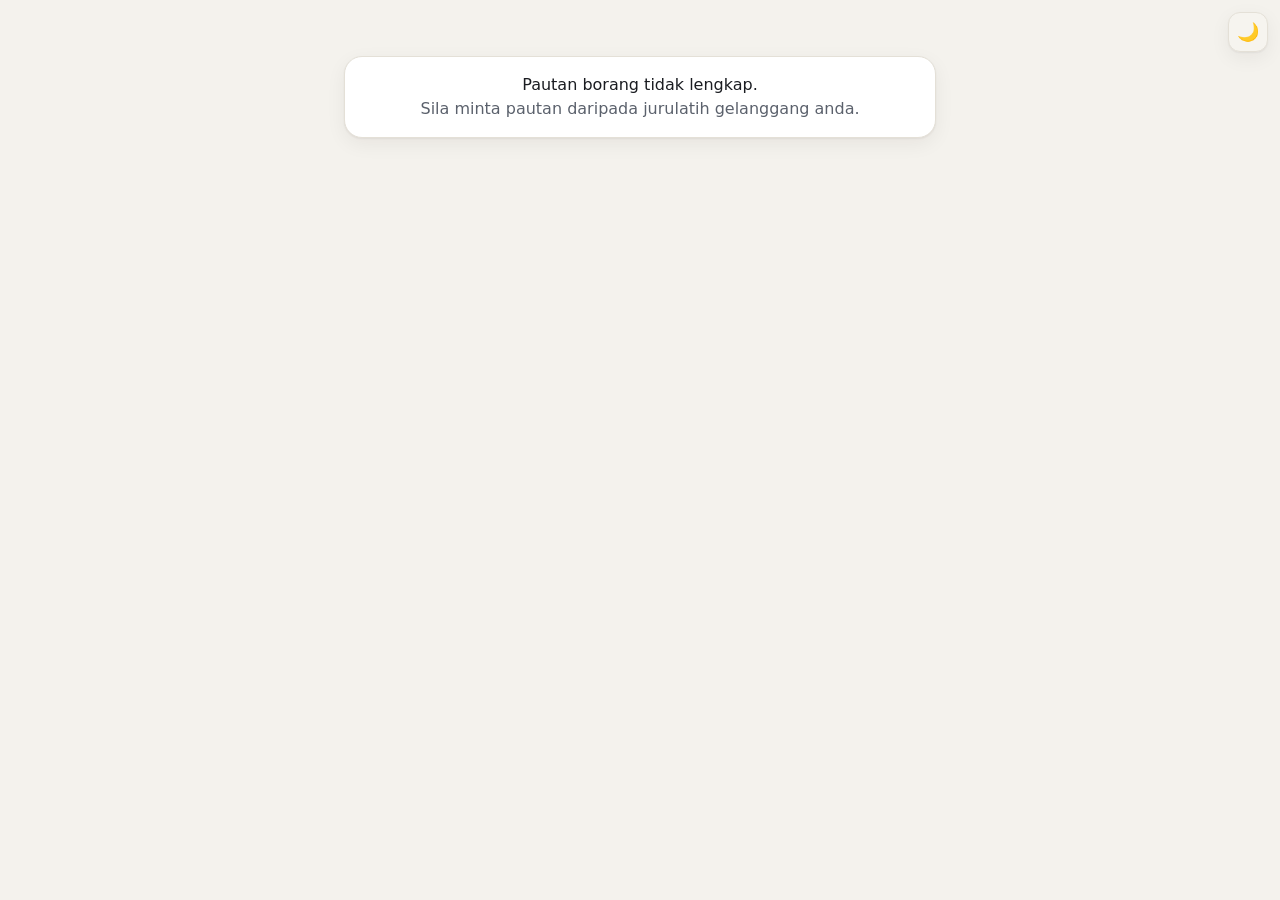
<file: daftar.html>
<!DOCTYPE html>
<html lang="ms">
<head>
<meta charset="UTF-8">
<meta name="viewport" content="width=device-width,initial-scale=1,viewport-fit=cover">
<title>Borang Pendaftaran Pesilat</title>
<meta property="og:title" content="Borang Pendaftaran Pesilat — Sri Gayong Panglima Ulung">
<meta property="og:description" content="Daftar sebagai pesilat Seni Silat Gayong secara online.">
<meta property="og:image" content="icon-512.png">
<link rel="icon" href="icon-192.png">
<meta name="theme-color" content="#0F1115">
<style>
:root{--bg:#0F1115;--kad:#181B22;--kad2:#20242D;--garis:#2C313C;--teks:#E8E9EC;--pudar:#9097A3;--emas:#E2B55A;--hijau:#3FB97B;--merah:#E0605A}
*{box-sizing:border-box;-webkit-tap-highlight-color:transparent}
html,body{margin:0;background:var(--bg);color:var(--teks);font:16px/1.5 system-ui,-apple-system,"Segoe UI",Roboto,sans-serif}
.wrap{max-width:620px;margin:0 auto;padding:16px 14px 50px}
.kepala{text-align:center;padding:10px 0 6px}
.kepala img{width:110px;height:110px;border-radius:50%;background:#fff;object-fit:cover;box-shadow:0 0 0 3px var(--emas)}
.kepala h1{font-size:20px;margin:12px 0 2px;color:var(--emas)}
.kepala .g{font-size:17px;font-weight:700}.kepala small{color:var(--pudar)}
.kad{background:var(--kad);border:1px solid var(--garis);border-radius:16px;padding:16px;margin-bottom:12px}
.kad h3{margin:0 0 4px;color:var(--emas);font-size:16px}
label{display:block;margin:12px 0 6px;color:var(--pudar);font-size:14px}
label .w{color:var(--merah)}
input,select,textarea{width:100%;background:var(--kad2);color:var(--teks);border:1px solid var(--garis);border-radius:12px;padding:12px 14px;font:inherit;font-size:16px;min-height:48px}
input:focus,select:focus,textarea:focus{outline:none;border-color:var(--emas)}
.baris{display:flex;gap:10px}.baris>*{flex:1;min-width:0}
.pilih{display:flex;gap:8px}.pilih button{flex:1}
button{background:var(--kad2);color:var(--teks);border:1px solid var(--garis);border-radius:12px;padding:12px 16px;font:inherit;font-size:15px;cursor:pointer;min-height:48px}
button.on{border-color:var(--emas);color:var(--emas);font-weight:700}
button.utama{background:var(--emas);color:#1a1405;border-color:var(--emas);font-weight:800;width:100%;font-size:17px;min-height:54px}
.akuan{background:var(--kad2);border:1px solid var(--garis);border-radius:12px;padding:14px;font-size:14px;line-height:1.6}
.akuan ol{margin:6px 0 0;padding-left:20px}
.cek{display:flex;gap:12px;align-items:flex-start;margin-top:12px;color:var(--teks);font-size:15px;cursor:pointer}
.cek input{width:24px;height:24px;min-height:0;flex:none;margin-top:1px;accent-color:#E2B55A}
.pudar{color:var(--pudar)}
.lencana{display:inline-block;padding:3px 10px;border-radius:8px;font-size:13px;font-weight:700;background:#3a321f;color:var(--emas)}
#toast{position:fixed;left:50%;bottom:24px;transform:translateX(-50%);background:#3a2020;border:1px solid var(--merah);padding:12px 16px;border-radius:12px;width:max-content;max-width:92%;display:none;z-index:60}
.muat{opacity:.6;pointer-events:none}
button:disabled{opacity:.45;cursor:not-allowed}
</style>
<link rel="preconnect" href="https://script.google.com"><link rel="preconnect" href="https://script.googleusercontent.com">
<link rel="stylesheet" href="glass.css"><script src="tema.js"></script>
</head>
<body>
<div id="app"><div style="min-height:80vh;display:flex;flex-direction:column;align-items:center;justify-content:center;gap:14px;color:#9097A3"><img src="logo.png" alt="" style="width:110px;height:110px;border-radius:50%;background:#fff"><div>Memuatkan borang...</div></div></div>
<div id="toast"></div>
<script src="teks-pdpa.js"></script>
<script src="bersama.js"></script>
<script>
const API_URL = 'https://script.google.com/macros/s/AKfycbwYLSghcfcLVKLg2plYc9Slj8E0KuNu8LX7HOugVTSIWxwCfv2hcBZB_l0uc5JArfxV/exec';

/* ====== TEKS AKUAN (boleh diubah oleh Super Admin) ====== */
const AKUAN_ADAT = [
  'Mengikuti pembelajaran Seni Silat Gayong mengikut <b>adat dan adab perguruan Sri Gayong Panglima Ulung Malaysia</b>.',
  'Menghormati guru, jurulatih, rakan seperguruan dan menjaga nama baik perguruan.',
  'Mematuhi peraturan gelanggang, hadir latihan dengan berdisiplin dan berpakaian yang ditetapkan.',
  'Tidak menyalahgunakan ilmu yang dipelajari untuk menganiaya, bergaduh atau menunjuk-nunjuk.',
  'Menerima teguran dan tindakan tatatertib guru / jurulatih sekiranya melanggar adat dan adab perguruan.'
];
const KEBENARAN_WARIS = nama => `Saya, <b>${nama || '(nama ibu bapa / penjaga)'}</b>, selaku ibu bapa / penjaga yang sah, <b>memberi kebenaran</b> kepada anak / jagaan saya untuk menyertai latihan Seni Silat Gayong di gelanggang ini. Saya faham silat ialah aktiviti fizikal yang mempunyai risiko kecederaan, dan saya membenarkan jurulatih mengambil tindakan pertolongan cemas / membawa ke klinik sekiranya perlu sementara saya dihubungi.`;
/* ======================================================== */

const $ = s => document.querySelector(s);
const esc = s => String(s == null ? '' : s).replace(/[&<>"']/g, c => ({'&':'&amp;','<':'&lt;','>':'&gt;','"':'&quot;',"'":'&#39;'}[c]));
function toast(m) { const t = $('#toast'); t.textContent = m; t.style.display = 'block'; clearTimeout(toast.h); toast.h = setTimeout(() => t.style.display = 'none', 4500); }
const Q = new URLSearchParams(location.search);
let G = null, jantina = '';

async function api(data) {
  const body = JSON.stringify(data);
  try { const r = await fetchMasa(API_URL, { method: 'POST', credentials: 'omit', headers: { 'Content-Type': 'text/plain;charset=utf-8' }, body }); return await r.json(); }
  catch (e) { try { if (!['ping', 'negeri', 'status_awal', 'borang_info'].includes(JSON.parse(body).action)) throw e; const r = await fetchMasa(API_URL + '?p=' + encodeURIComponent(body), { credentials: 'omit' }); return await r.json(); } catch (e2) { return { ok: false, msg: 'Tiada sambungan internet. Cuba lagi.' }; } }
}
function tarikhDariKP(kp) {
  const d = String(kp).replace(/\D/g, ''); if (d.length < 6) return '';
  let y = Number(d.slice(0, 2)); y += y > new Date().getFullYear() % 100 ? 1900 : 2000;
  return `${y}-${d.slice(2, 4)}-${d.slice(4, 6)}`;
}
function umur() {
  const t = $('#lahir').value; if (!t) return null;
  const k = new Date(), [y, m, d] = t.split('-').map(Number); let u = k.getFullYear() - y;
  if (k.getMonth() + 1 < m || (k.getMonth() + 1 === m && k.getDate() < d)) u--; return u;
}

async function mula() {
  const g = Q.get('g');
  if (!g) return $('#app').innerHTML = `<div class="wrap"><div class="kad" style="margin-top:40px;text-align:center">Pautan borang tidak lengkap.<br><span class="pudar">Sila minta pautan daripada jurulatih gelanggang anda.</span></div></div>`;
  const r = await api({ action: 'borang_info', g });
  if (!r.ok) return $('#app').innerHTML = `<div class="wrap"><div class="kad" style="margin-top:40px;text-align:center">${esc(r.msg)}<br><br><button onclick="location.reload()">Cuba lagi</button></div></div>`;
  G = r; lukis();
}
function lukis() {
  const g = G.gelanggang, cp = Q.get('c') || '';
  $('#app').innerHTML = `<div class="wrap">
  <div class="kepala"><img src="${esc(g.logo || 'logo.png')}" alt=""><h1>Borang Pendaftaran Pesilat</h1><div class="g">${esc(g.nama)}</div><small>Sri Gayong Panglima Ulung · ${esc(g.negeri)}</small></div>
  ${G.jadual.length ? `<div class="kad"><h3>📅 Jadual Latihan</h3>${htmlJadual(G.jadual)}</div>` : ''}
  <div class="kad" id="borang">
    <h3>1. Maklumat Pesilat</h3>
    <label>No. Kad Pengenalan / MyKid <span class="w">*</span></label><input id="kp" inputmode="numeric" maxlength="14" placeholder="cth. 150512081234" oninput="isiDariKP()">
    <label>Nama penuh (seperti dalam KP / MyKid) <span class="w">*</span></label><input id="nama" style="text-transform:uppercase">
    <label>Tarikh lahir <span class="w">*</span></label><input type="date" id="lahir" onchange="kemasWaris()">
    <label>Jantina <span class="w">*</span></label><div class="pilih" id="jan"><button type="button" onclick="pilihJan('L')">Lelaki</button><button type="button" onclick="pilihJan('P')">Perempuan</button></div>
    <div id="umurInfo" class="pudar" style="font-size:13px;margin-top:6px"></div>
    ${G.cawangan.length ? `<label>Cawangan / lokasi latihan</label><select id="caw"><option value="">— Pilih —</option>${G.cawangan.map(c => `<option value="${esc(c.id)}" ${c.id === cp ? 'selected' : ''}>${esc(c.nama)}</option>`).join('')}</select>` : ''}
    <label>Sekolah / tempat kerja</label><input id="sekolah">
    <label>Alamat rumah</label><textarea id="alamat" rows="2"></textarea>
    <label>No. telefon pesilat (jika ada)</label><input id="telP" inputmode="tel">
    <label>Masalah kesihatan / alahan (jika ada)</label><input id="sihat" placeholder="cth. Asma, alahan makanan laut. Kosongkan jika tiada.">

    <h3 style="margin-top:22px">2. Maklumat Ibu Bapa / Penjaga <span id="wajibW" class="lencana" style="display:none">WAJIB · bawah 18 tahun</span></h3>
    <label>Nama ibu bapa / penjaga <span class="w wW">*</span></label><input id="namaW" style="text-transform:uppercase" oninput="kemasWaris()">
    <label>Hubungan <span class="w wW">*</span></label><select id="hub"><option value="">— Pilih —</option><option>Bapa</option><option>Ibu</option><option>Penjaga</option><option>Datuk / Nenek</option><option>Lain-lain</option></select>
    <div class="baris"><div><label>No. KP waris</label><input id="kpW" inputmode="numeric"></div><div><label>No. telefon waris <span class="w wW">*</span></label><input id="telW" inputmode="tel"></div></div>
    <label>E-mel waris</label><input id="emelW" type="email" inputmode="email">
    <p class="pudar" style="font-size:12px;margin:8px 0 0">No. telefon waris juga digunakan untuk log masuk <b>Portal Ibu Bapa</b>.</p>

    <div id="kotakKebenaran" style="display:none">
      <h3 style="margin-top:22px">3. Kebenaran Ibu Bapa / Penjaga</h3>
      <div class="akuan" id="teksKebenaran"></div>
      <label class="cek"><input type="checkbox" id="kebenaran" onchange="semakHantar()"> <span>Saya bersetuju dan memberi kebenaran seperti di atas.</span></label>
    </div>

    <h3 style="margin-top:22px"><span id="noAdat">3</span>. Akuan Adat & Adab Perguruan</h3>
    <div class="akuan">Saya / anak jagaan saya <b>bersetuju</b> untuk:<ol>${AKUAN_ADAT.map(a => `<li>${a}</li>`).join('')}</ol></div>
    <label class="cek"><input type="checkbox" id="adat" onchange="semakHantar()"> <span>Saya bersetuju mengikuti pembelajaran mengikut adat dan adab perguruan <b>Sri Gayong Panglima Ulung Malaysia</b>.</span></label>

    <h3 style="margin-top:22px"><span id="noPdpa">4</span>. Notis Privasi & Perlindungan Data Peribadi</h3>
    <div class="akuan" style="font-size:14px">${htmlPdpaRingkas()}</div>
    <label class="cek"><input type="checkbox" id="pdpa" onchange="semakHantar()"> <span>${esc(KOTAK_PDPA)} <span class="w">*</span></span></label>
    <label class="cek" id="barisPenjaga" style="display:none"><input type="checkbox" id="penjaga" onchange="semakHantar()"> <span>${esc(KOTAK_PENJAGA)} <span class="w">*</span></span></label>

    <input id="laman" name="laman" tabindex="-1" autocomplete="off" aria-hidden="true" style="position:absolute;left:-9999px;width:1px;height:1px;opacity:0">
    <button class="utama" id="btnHantar" style="margin-top:22px" onclick="hantar()" disabled>Hantar Permohonan</button>
    <p class="pudar" id="infoHantar" style="font-size:12px;text-align:center">Tandakan semua kotak persetujuan wajib untuk menghantar.</p>
    <p class="pudar" style="font-size:12px;text-align:center">Permohonan akan disemak dan diluluskan oleh jurulatih gelanggang.</p>
  </div>
  <div class="kad">${htmlPenafian(true)}${htmlKakiPrivasi()}</div></div>`;
  kemasWaris();
}
function pilihJan(j) { jantina = j; document.querySelectorAll('#jan button').forEach((b, i) => b.classList.toggle('on', (i === 0) === (j === 'L'))); }
function isiDariKP() {
  const d = $('#kp').value.replace(/\D/g, '');
  if (d.length >= 6 && !$('#lahir').dataset.manual) $('#lahir').value = tarikhDariKP(d);
  if (d.length === 12) pilihJan(Number(d.slice(-1)) % 2 ? 'L' : 'P');
  kemasWaris();
}
function kemasWaris() {
  const u = umur(), b18 = u == null || u < 18;
  $('#umurInfo').textContent = u != null ? `Umur: ${u} tahun${b18 ? ' — kebenaran ibu bapa / penjaga diperlukan' : ''}` : '';
  $('#wajibW').style.display = b18 ? 'inline-block' : 'none';
  document.querySelectorAll('.wW').forEach(x => x.style.display = b18 ? 'inline' : 'none');
  $('#kotakKebenaran').style.display = b18 ? 'block' : 'none';
  $('#noAdat').textContent = b18 ? '4' : '3';
  $('#noPdpa').textContent = b18 ? '5' : '4';
  $('#barisPenjaga').style.display = b18 ? 'flex' : 'none';
  $('#teksKebenaran').innerHTML = KEBENARAN_WARIS(esc($('#namaW').value.toUpperCase()));
  semakHantar();
}
/* Butang Hantar hanya aktif selepas semua kotak persetujuan wajib ditanda */
function semakHantar() {
  const u = umur(), b18 = u == null || u < 18, b = $('#btnHantar'); if (!b) return;
  const ok = $('#adat').checked && $('#pdpa').checked && (!b18 || ($('#kebenaran').checked && $('#penjaga').checked));
  b.disabled = !ok; $('#infoHantar').style.display = ok ? 'none' : 'block';
}
async function hantar() {
  const u = umur(), b18 = u == null || u < 18;
  const d = { laman: $('#laman') ? $('#laman').value : '', no_kp: $('#kp').value, nama: $('#nama').value.trim(), tarikh_lahir: $('#lahir').value, jantina, cawangan: $('#caw') ? $('#caw').value : '',
    sekolah: $('#sekolah').value, alamat: $('#alamat').value, tel_pesilat: $('#telP').value, kesihatan: $('#sihat').value,
    nama_waris: $('#namaW').value.trim(), hubungan_waris: $('#hub').value, no_kp_waris: $('#kpW').value, tel_waris: $('#telW').value, emel_waris: $('#emelW').value,
    kebenaran_waris: b18 ? $('#kebenaran').checked : false, akur_adat: $('#adat').checked, pdpa: $('#pdpa').checked,
    penjaga_setuju: b18 ? $('#penjaga').checked : false, pdpa_versi: VERSI_PDPA };
  if (d.no_kp.replace(/\D/g, '').length !== 12) return toast('No. KP / MyKid mesti 12 digit.');
  if (!d.nama || !d.tarikh_lahir || !d.jantina) return toast('Sila lengkapkan nama, tarikh lahir dan jantina.');
  if (b18 && (!d.nama_waris || !d.hubungan_waris || !d.tel_waris)) return toast('Sila isi maklumat ibu bapa / penjaga.');
  if (!b18 && !d.tel_pesilat && !d.tel_waris) return toast('Sila isi no. telefon.');
  if (b18 && !d.kebenaran_waris) return toast('Sila tandakan kebenaran ibu bapa / penjaga.');
  if (!d.akur_adat) return toast('Sila tandakan akuan adat dan adab perguruan.');
  if (!d.pdpa) return toast('Sila bersetuju dengan Notis Privasi.');
  if (b18 && !d.penjaga_setuju) return toast('Ibu bapa / penjaga yang sah mesti memberi persetujuan.');
  $('#borang').classList.add('muat');
  const r = await api({ action: 'borang_hantar', g: G.gelanggang.kod, data: d });
  $('#borang').classList.remove('muat');
  if (!r.ok) return toast(r.msg);
  window.scrollTo(0, 0);
  $('#app').innerHTML = `<div class="wrap"><div class="kepala"><img src="${esc(G.gelanggang.logo || 'logo.png')}" alt=""></div>
    <div class="kad" style="text-align:center"><div style="font-size:48px">✅</div><h3 style="font-size:19px">Permohonan Dihantar</h3>
      <p><b>${esc(d.nama.toUpperCase())}</b><br><span class="pudar">${esc(G.gelanggang.nama)}</span></p>
      <p class="pudar" style="font-size:14px">Jurulatih akan menyemak permohonan ini. Selepas diluluskan, anda boleh menyemak kehadiran & yuran di <a href="ibubapa.html" style="color:var(--emas)">Portal Ibu Bapa</a> menggunakan No. KP pesilat dan no. telefon waris.</p>
      <p class="pudar" style="font-size:12px">No. rujukan: ${esc(r.id)}</p>
      <button onclick="location.reload()">Daftar pesilat lain</button></div></div>`;
}
document.addEventListener('change', e => { if (e.target.id === 'lahir') e.target.dataset.manual = 1; });
mula();
</script>
</body>
</html>
</file>
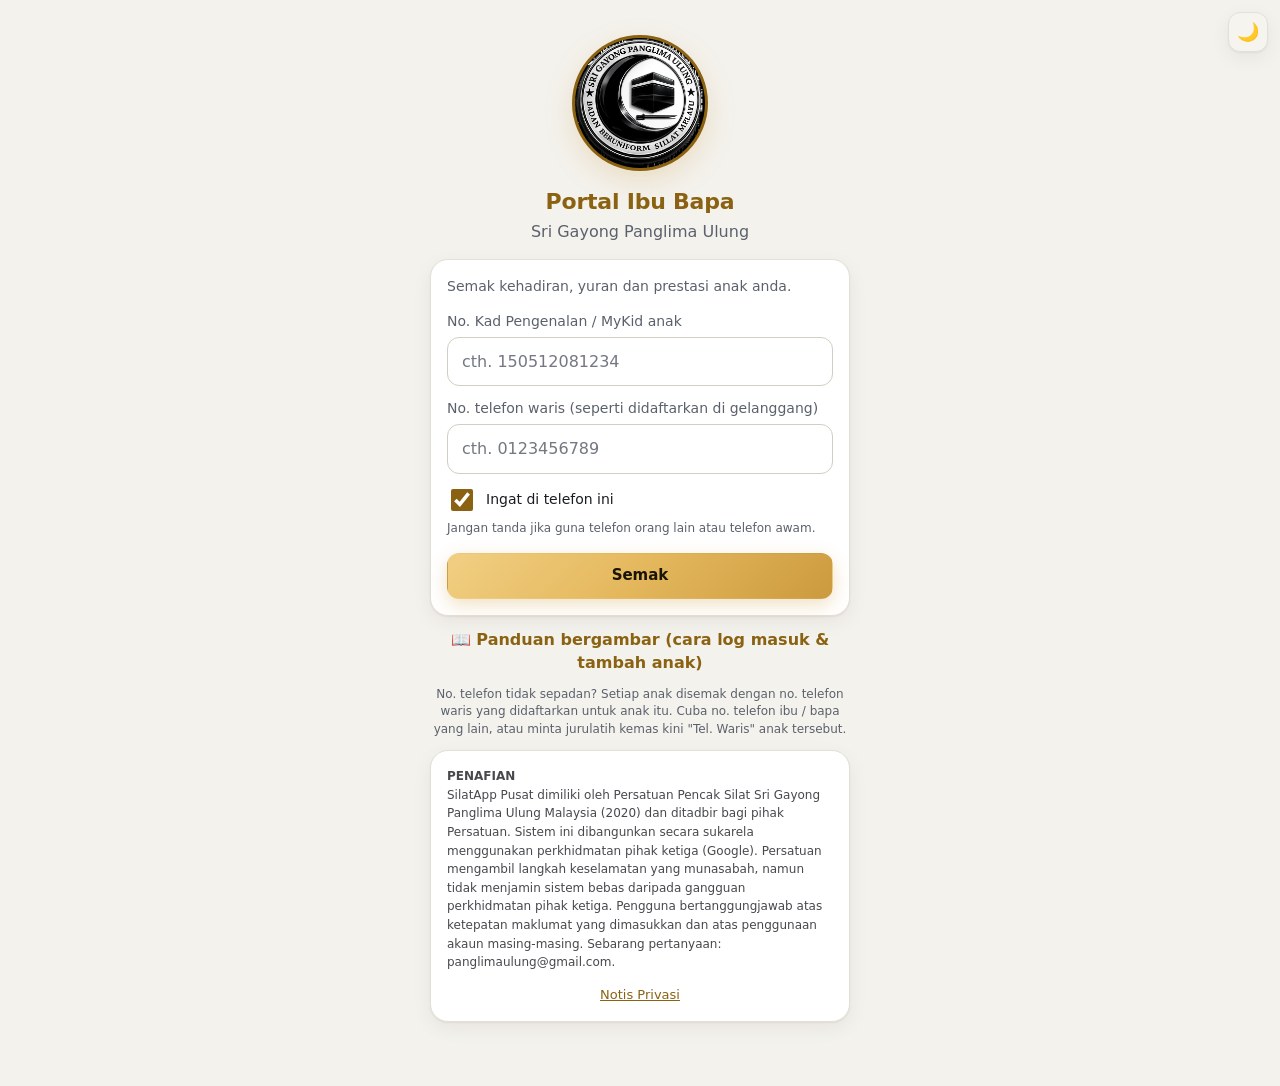
<file: ibubapa.html>
<!DOCTYPE html>
<html lang="ms">
<head>
<meta charset="UTF-8">
<meta name="viewport" content="width=device-width,initial-scale=1,viewport-fit=cover">
<title>Portal Ibu Bapa</title>
<link rel="icon" href="icon-192.png">
<link rel="apple-touch-icon" href="icon-192.png">
<link rel="manifest" href="manifest-ibubapa.json">
<meta name="apple-mobile-web-app-title" content="Portal Ibu Bapa">
<meta name="apple-mobile-web-app-capable" content="yes">
<meta name="mobile-web-app-capable" content="yes">
<meta name="theme-color" content="#0F1115">
<style>
:root{--bg:#0F1115;--kad:#181B22;--kad2:#20242D;--garis:#2C313C;--teks:#E8E9EC;--pudar:#9097A3;--emas:#E2B55A;--hijau:#3FB97B;--merah:#E0605A;--kuning:#E2B55A;--biru:#5A9BE2}
*{box-sizing:border-box;-webkit-tap-highlight-color:transparent}
html,body{margin:0;background:var(--bg);color:var(--teks);font:16px/1.45 system-ui,-apple-system,"Segoe UI",Roboto,sans-serif}
.wrap{max-width:620px;margin:0 auto;padding:14px 14px 40px}
header{display:flex;align-items:center;gap:10px;padding:10px 14px;border-bottom:1px solid var(--garis);background:#0B0D10;position:sticky;top:0;z-index:10}
header img{width:38px;height:38px;border-radius:50%;background:#fff}
header .t{flex:1;min-width:0}header .t b{display:block;font-size:17px}header .t small{color:var(--pudar);font-size:12px}
button{background:var(--kad2);color:var(--teks);border:1px solid var(--garis);border-radius:12px;padding:11px 16px;font:inherit;font-size:15px;cursor:pointer;min-height:44px}
button.utama{background:var(--emas);color:#1a1405;border-color:var(--emas);font-weight:700}
button.kecil{padding:6px 12px;font-size:14px;min-height:36px}
button.penuh{width:100%}
input{width:100%;background:var(--kad2);color:var(--teks);border:1px solid var(--garis);border-radius:12px;padding:12px 14px;font:inherit;font-size:16px;min-height:48px}
input:focus{outline:none;border-color:var(--emas)}
label{display:block;margin:12px 0 6px;color:var(--pudar);font-size:14px}
.kad{background:var(--kad);border:1px solid var(--garis);border-radius:16px;padding:16px;margin-bottom:12px}
.kad h3{margin:0 0 12px;color:var(--emas);font-size:16px;display:flex;justify-content:space-between;align-items:center}
.pudar{color:var(--pudar)}
.tag{display:inline-block;padding:3px 10px;border-radius:8px;font-size:13px;font-weight:700;white-space:nowrap}
.t-HIJAU,.t-AKTIF{background:#1f3a2c;color:var(--hijau)}.t-KUNING{background:#3a321f;color:var(--kuning)}.t-MERAH{background:#3a2020;color:var(--merah)}.t-BIRU{background:#1f2c3a;color:var(--biru)}.t-TIDAK{background:#2a2d33;color:var(--pudar)}
.login{max-width:420px;margin:24px auto}
.login .logo{text-align:center}.login .logo img{width:130px;height:130px;border-radius:50%;background:#fff;box-shadow:0 0 0 3px var(--emas)}
.login h1{color:var(--emas);text-align:center;margin:12px 0 2px;font-size:22px}
.cip{display:flex;gap:8px;overflow-x:auto;margin:0 0 12px;scrollbar-width:none}.cip::-webkit-scrollbar{display:none}
.cip button{flex:none;border-radius:20px;padding:8px 16px;min-height:40px;background:var(--kad);color:var(--pudar);font-weight:600}
.cip button.on{background:#EDEEF0;color:#111;border-color:#EDEEF0}
.ahlikad{background:linear-gradient(135deg,#1c1f27,#0B0D10);border:2px solid var(--emas);border-radius:16px;padding:16px;display:flex;gap:14px;align-items:center;margin-bottom:12px}
.ahlikad img{width:70px;height:70px;border-radius:50%;background:#fff;flex:none}
.ahlikad .n{font-size:16px;font-weight:800;text-transform:uppercase}
.ahlikad .no{color:var(--emas);font-size:19px;font-weight:800;letter-spacing:1px}
.baris{display:flex;justify-content:space-between;align-items:center;gap:10px;padding:9px 0;border-bottom:1px solid var(--garis)}
.baris:last-child{border:0}.baris b{text-align:right}
.besar{font-size:34px;font-weight:800;line-height:1.1}
.bar{height:8px;background:var(--kad2);border-radius:8px;overflow:hidden}.bar i{display:block;height:100%;background:var(--hijau)}
.bulan{display:grid;grid-template-columns:repeat(6,1fr);gap:6px}
.bulan div{background:var(--kad2);border-radius:10px;padding:8px 2px;text-align:center;font-size:12px}
.bulan div b{display:block;font-size:17px;margin-top:2px}
.carta{display:flex;align-items:flex-end;gap:10px;height:110px;margin:6px 0}
.carta div{flex:1;display:flex;flex-direction:column;align-items:center;justify-content:flex-end;height:100%;font-size:12px}
.carta i{display:block;width:100%;max-width:46px;background:var(--emas);border-radius:6px 6px 0 0;min-height:3px}
#toast{position:fixed;left:50%;bottom:24px;transform:translateX(-50%);background:var(--kad2);border:1px solid var(--emas);padding:12px 16px;border-radius:12px;width:max-content;max-width:92%;display:none;z-index:60}
.cek{display:flex;gap:10px;align-items:center;margin-top:12px;color:var(--teks)}.cek input{width:22px;height:22px;min-height:0;flex:none}
.muat{opacity:.6;pointer-events:none}
#modal{position:fixed;inset:0;background:rgba(0,0,0,.65);display:none;align-items:flex-end;justify-content:center;z-index:50}
#modal .isi{background:var(--kad);border:1px solid var(--garis);border-radius:20px 20px 0 0;padding:16px 16px calc(18px + env(safe-area-inset-bottom));width:100%;max-width:560px;max-height:92vh;overflow:auto}
.cipB{display:flex;flex-wrap:wrap;gap:6px}.cipB button{min-height:40px;padding:6px 12px;border-radius:20px;font-size:14px}.cipB button.on{background:var(--emas);color:#1a1405;border-color:var(--emas);font-weight:700}
textarea{width:100%;background:var(--kad2);color:var(--teks);border:1px solid var(--garis);border-radius:12px;padding:12px 14px;font:inherit;font-size:16px}
</style>
<link rel="preconnect" href="https://script.google.com"><link rel="preconnect" href="https://script.googleusercontent.com">
<link rel="stylesheet" href="glass.css"><script src="tema.js"></script>
</head>
<body>
<div id="app"><div style="min-height:80vh;display:flex;flex-direction:column;align-items:center;justify-content:center;gap:14px;color:#9097A3;font:15px system-ui,sans-serif">
<img src="logo.png" alt="" style="width:110px;height:110px;border-radius:50%;background:#fff;box-shadow:0 0 0 3px #E2B55A">
<div>Memuatkan...</div></div></div>
<div id="toast"></div>
<div id="modal"><div class="isi" id="modalIsi"></div></div>
<script src="teks-pdpa.js"></script>
<script src="bersama.js"></script>
<script>
const API_URL = 'https://script.google.com/macros/s/AKfycbwYLSghcfcLVKLg2plYc9Slj8E0KuNu8LX7HOugVTSIWxwCfv2hcBZB_l0uc5JArfxV/exec';
const $ = s => document.querySelector(s);
const esc = s => String(s == null ? '' : s).replace(/[&<>"']/g, c => ({'&':'&amp;','<':'&lt;','>':'&gt;','"':'&quot;',"'":'&#39;'}[c]));
const tag = (s, w) => s ? `<span class="tag t-${esc(w || String(s).split(' ')[0])}">${esc(s)}</span>` : '';
const BLN = ['','Jan','Feb','Mac','Apr','Mei','Jun','Jul','Ogo','Sep','Okt','Nov','Dis'];
const tarikhMY = t => t && t.length >= 10 ? `${t.slice(8, 10)}/${t.slice(5, 7)}/${t.slice(0, 4)}` : (t || '');
function toast(m) { const t = $('#toast'); t.textContent = m; t.style.display = 'block'; clearTimeout(toast.h); toast.h = setTimeout(() => t.style.display = 'none', 4000); }
const simpan = { baca() { try { return JSON.parse(localStorage.getItem('ib_anak') || '[]'); } catch (e) { return []; } },
  tulis(v) { try { localStorage.setItem('ib_anak', JSON.stringify(v)); } catch (e) {} } };
let S = { anak: simpan.baca(), pilih: 0, data: {} };

async function api(data) {
  const body = JSON.stringify(Object.assign({ action: 'ibubapa' }, data));
  try { const r = await fetchMasa(API_URL, { method: 'POST', credentials: 'omit', headers: { 'Content-Type': 'text/plain;charset=utf-8' }, body }); return await r.json(); }
  catch (e) { try { if (!['ping', 'negeri', 'status_awal', 'borang_info'].includes(JSON.parse(body).action)) throw e; const r = await fetchMasa(API_URL + '?p=' + encodeURIComponent(body), { credentials: 'omit' }); return await r.json(); }
    catch (e2) { return { ok: false, msg: 'Tiada sambungan internet.' }; } }
}

function paparLogin(tambah) {
  $('#app').innerHTML = `<div class="wrap"><div class="login">
    <div class="logo"><img src="logo.png" alt="Logo Sri Gayong Panglima Ulung"></div>
    <h1>Portal Ibu Bapa</h1><p class="pudar" style="text-align:center;margin-top:0">Sri Gayong Panglima Ulung</p>
    <div class="kad" id="kotak">
      <p class="pudar" style="margin-top:0;font-size:14px">Semak kehadiran, yuran dan prestasi anak anda.</p>
      <label>No. Kad Pengenalan / MyKid anak</label><input id="kp" inputmode="numeric" placeholder="cth. 150512081234">
      <label>No. telefon waris (seperti didaftarkan di gelanggang)</label><input id="tel" inputmode="tel" placeholder="cth. 0123456789" value="${tambah && S.anak.length ? esc(S.anak[S.anak.length - 1].tel) : ''}">
      ${tambah ? '<p class="pudar" style="font-size:12px;margin:6px 0 0">No. telefon diisi daripada anak sebelumnya. Jika anak ini didaftarkan dengan no. telefon ibu / bapa yang lain, tukar nombor di atas.</p>' : ''}
      <label class="cek"><input type="checkbox" id="ingat" checked> Ingat di telefon ini</label>
      <p class="pudar" style="font-size:12px;margin:4px 0 0">Jangan tanda jika guna telefon orang lain atau telefon awam.</p>
      <button class="utama penuh" style="margin-top:16px" onclick="masuk()">${tambah ? 'Tambah Anak' : 'Semak'}</button>
      ${tambah ? `<button class="penuh" style="margin-top:8px" onclick="papar()">Batal</button>` : ''}
    </div>
    <a href="panduan-ibubapa.html" style="display:block;text-align:center;margin:4px 0 12px;color:#E2B55A;font-weight:700;text-decoration:none">📖 Panduan bergambar (cara log masuk & tambah anak)</a>
    <p class="pudar" style="font-size:12px;text-align:center">No. telefon tidak sepadan? Setiap anak disemak dengan no. telefon waris yang didaftarkan untuk anak itu. Cuba no. telefon ibu / bapa yang lain, atau minta jurulatih kemas kini "Tel. Waris" anak tersebut.</p>
    <div class="kad">${htmlPenafian(true)}${htmlKakiPrivasi()}</div>
  </div></div>`;
}
async function masuk() {
  const kp = $('#kp').value.trim(), tel = $('#tel').value.trim();
  if (!kp || !tel) return toast('Sila isi No. KP dan no. telefon.');
  $('#kotak').classList.add('muat');
  const r = await api({ no_kp: kp, telefon: tel });
  $('#kotak').classList.remove('muat');
  if (!r.ok) return toast(r.msg);
  const kunci = kp.replace(/\D/g, '');
  // Simpan semula senarai anak; data paparan dikosongkan supaya indeks tidak tertukar antara anak
  S.anak = S.anak.filter(a => a.kp.replace(/\D/g, '') !== kunci);
  S.anak.push({ kp, tel, nama: r.anak.nama });
  S.data = {}; S.pilih = S.anak.length - 1; S.data[S.pilih] = r;
  if ($('#ingat').checked) simpan.tulis(S.anak);
  papar();
}
function keluar() {
  if (!confirm('Keluar dan buang semua anak dari telefon ini?')) return;
  S.anak = []; S.data = {}; simpan.tulis([]); paparLogin();
}
async function papar() {
  if (!S.anak.length) return paparLogin();
  if (S.pilih >= S.anak.length) S.pilih = 0;
  const pilihan = S.anak.length > 1 ? `<div class="cip">${S.anak.map((a, i) => `<button class="${i === S.pilih ? 'on' : ''}" onclick="S.pilih=${i};papar()">${esc(a.nama.split(' ')[0])}</button>`).join('')}</div>` : '';
  $('#app').innerHTML = `<header><img src="logo.png" alt=""><div class="t"><b>Portal Ibu Bapa</b><small>Sri Gayong Panglima Ulung</small></div><a href="panduan-ibubapa.html" class="kecil" style="color:#E2B55A;text-decoration:none;font-size:14px;font-weight:700;padding:6px 8px">📖 Panduan</a><button class="kecil" onclick="keluar()">Keluar</button></header>
    <div class="wrap">${pilihan}<div id="isi"><p class="pudar" style="text-align:center;padding:30px 0">Memuatkan...</p></div>
    <button class="penuh" onclick="paparLogin(true)">+ Tambah anak lain</button>
    <a href="panduan-ibubapa.html#l3" style="display:block;text-align:center;margin-top:8px;font-size:13px;color:#E2B55A">📖 Cara tambah anak (panduan bergambar)</a>
    <div class="kad" style="margin-top:14px">${htmlPenafian(true)}${htmlKakiPrivasi()}</div></div>`;
  let r = S.data[S.pilih];
  if (!r) { const a = S.anak[S.pilih]; r = await api({ no_kp: a.kp, telefon: a.tel }); if (!r.ok) { $('#isi').innerHTML = `<div class="kad">${esc(r.msg)}</div>`; return; } S.data[S.pilih] = r; }
  lukis(r);
  if (!r.portal_pdpa) modalPdpaPortal();
}
/* Persetujuan Notis Privasi di portal — dipaparkan sekali sahaja bagi setiap anak */
function modalPdpaPortal() {
  const r = S.data[S.pilih];
  modal(`<h3 style="color:#E2B55A;margin-top:0">🛡️ Notis Privasi</h3>
    <p style="margin:0 0 8px;font-size:14px">Sebelum meneruskan, sila baca ringkasan Notis Privasi bagi <b>${esc(r.anak.nama)}</b>:</p>
    <div style="background:#20242D;border-radius:12px;padding:12px;font-size:14px">${htmlPdpaRingkas()}</div>
    <label class="cek"><input type="checkbox" id="ppSetuju" onchange="$('#ppYa').disabled=!this.checked"> <span>${esc(KOTAK_PDPA)}</span></label>
    <button class="utama" id="ppYa" style="margin-top:14px" disabled onclick="setujuPdpaPortal()">Saya Setuju</button>
    <button class="penuh" style="margin-top:8px" onclick="S.wajibModal=false;modal('');keluar()">Tidak Setuju (keluar)</button>`);
  S.wajibModal = true;
}
async function setujuPdpaPortal() {
  const a = S.anak[S.pilih], b = $('#ppYa'); b.disabled = true;
  const x = await api({ action: 'ibubapa_setuju_pdpa', no_kp: a.kp, telefon: a.tel, versi: VERSI_PDPA, setuju: true });
  if (!x.ok) { b.disabled = false; return toast(x.msg); }
  S.data[S.pilih].portal_pdpa = true; S.wajibModal = false; modal(''); toast(x.msg);
}
function lukis(r) {
  const a = r.anak, g = r.gelanggang, th = Number(r.tahun), kini = new Date();
  const y = Number(String(a.tarikh_lahir || '').slice(0, 4)) || (() => { const d = String(a.no_kp).replace(/\D/g, ''); if (d.length < 2) return 0; const x = Number(d.slice(0, 2)); return x > kini.getFullYear() % 100 ? 1900 + x : 2000 + x; })();
  const umur = y ? th - y : null, kats = kategoriUsia(umur);
  const bi = indeksBengkung(a.bengkung);
  // Kehadiran
  const h0 = r.hadir[0], pc = h0.sesi ? Math.round(h0.hadir / h0.sesi * 100) : 0, maxS = Math.max(1, ...r.hadir.map(h => h.sesi));
  // Yuran bulanan
  const bulanIni = kini.getMonth() + 1;
  const kec = (ym) => r.pengecualian.find(k => (k.jenis === 'BULAN' && k.mula === ym) || (k.jenis === 'AHLI' && k.mula <= ym && (!k.tamat || k.tamat >= ym)));
  let belum = 0;
  const grid = BLN.slice(1).map((b, i) => { const m = i + 1, ym = `${th}-${String(m).padStart(2, '0')}`, p = r.yuranBulanan.find(x => x.bulan === m), k = !p && kec(ym);
    let isi, warna = '';
    if (p) { isi = '✓'; warna = 'background:#1f3a2c;color:var(--hijau)'; }
    else if (k) { isi = '–'; warna = 'background:#2a2140;color:#B9A4FF'; }
    else if (m <= bulanIni) { isi = '✕'; warna = 'background:#3a2020;color:var(--merah)'; belum++; }
    else { isi = '·'; warna = 'color:var(--pudar)'; }
    return `<div style="${warna}">${b}<b>${isi}</b></div>`; }).join('');
  const jumYB = r.yuranBulanan.reduce((s, x) => s + Number(x.jumlah || 0), 0);
  const ytIni = r.yuranTahunan.find(x => x.tahun === String(th));
  // Fizikal
  const f = r.fizikal[0], info = f ? infoBMI(+f.berat, +f.tinggi) : null;
  $('#isi').innerHTML = `
  <div class="ahlikad"><img src="${esc(g.logo || 'logo.png')}" alt="" style="object-fit:cover"><div style="min-width:0">
    <div class="pudar" style="font-size:11px">KAD AHLI · SRI GAYONG PANGLIMA ULUNG</div>
    <div class="n">${esc(a.nama)}</div><div class="no">${esc(a.no_ahli)}</div>
    <div style="font-size:14px;display:flex;align-items:center;gap:6px;margin-top:2px">${bi >= 0 ? jalur(bi) : ''}<b>${esc(bi >= 0 ? BENGKUNG[bi] : (a.bengkung || '-'))}</b></div>
    <div style="margin-top:6px">${tag(a.status, a.status === 'AKTIF' ? 'HIJAU' : 'MERAH')} <small class="pudar">${umur != null ? umur + ' tahun' : ''}</small></div></div></div>
  <div class="kad"><h3>Gelanggang</h3>
    <div class="baris"><span class="pudar">Nama</span><b>${esc(g.nama)}</b></div>
    ${g.cawangan ? `<div class="baris"><span class="pudar">Cawangan</span><b>${esc(g.cawangan)}</b></div>` : ''}
    <div class="baris"><span class="pudar">Negeri</span><b>${esc(g.negeri)}</b></div>
    ${g.ketua ? `<div class="baris"><span class="pudar">Ketua jurulatih</span><b>${esc(g.ketua)}</b></div>` : ''}
    ${g.telKetua ? `<a href="https://wa.me/6${esc(String(g.telKetua).replace(/\D/g, '').replace(/^6/, ''))}" style="text-decoration:none"><button class="penuh" style="margin-top:10px;border-color:#2d5a43;color:var(--hijau)">💬 WhatsApp Jurulatih</button></a>` : ''}</div>
  <div class="kad"><h3>📅 Jadual Latihan</h3>${htmlJadual(r.jadual || [])}</div>
  <div class="kad"><h3>Kehadiran <span class="pudar" style="font-size:13px;font-weight:400">${BLN[+h0.bulan.slice(5)]} ${h0.bulan.slice(0, 4)}</span></h3>
    <div class="besar">${h0.hadir}<span class="pudar" style="font-size:18px"> / ${h0.sesi} sesi</span></div>
    <div class="pudar" style="font-size:14px;margin:4px 0 10px">${h0.sesi ? pc + '% kehadiran bulan ini' : 'Belum ada latihan direkod bulan ini'}</div>
    <div class="bar"><i style="width:${pc}%;background:${pc >= 75 ? 'var(--hijau)' : pc >= 50 ? 'var(--kuning)' : 'var(--merah)'}"></i></div>
    <div class="carta" style="margin-top:16px">${r.hadir.slice().reverse().map(h => `<div><b style="font-size:13px">${h.hadir}/${h.sesi}</b><i style="height:${h.sesi ? Math.max(4, h.hadir / maxS * 80) : 3}px;${h.sesi ? '' : 'background:var(--garis)'}"></i><span class="pudar">${BLN[+h.bulan.slice(5)]}</span></div>`).join('')}</div>
    ${h0.tarikh.length ? `<div class="pudar" style="font-size:13px">Hadir: ${h0.tarikh.map(t => +t.slice(8) + 'hb').join(', ')}</div>` : ''}</div>
  <div class="kad"><h3>Yuran Bulanan ${th} ${belum ? tag(belum + ' belum bayar', 'MERAH') : tag('Terkini', 'HIJAU')}</h3>
    <div class="bulan">${grid}</div>
    <div class="pudar" style="font-size:12px;margin-top:10px">✓ dibayar · ✕ belum dibayar · – dikecualikan</div>
    <div class="baris" style="margin-top:6px"><span class="pudar">Jumlah dibayar ${th}</span><b>RM${jumYB.toFixed(2)}</b></div>
    <div class="baris"><span class="pudar">Yuran tahunan ${th}</span><b>${ytIni ? tag('Dibayar RM' + ytIni.jumlah, 'HIJAU') : tag('Belum', 'KUNING')}</b></div>
    ${r.yuranBulanan.length || r.yuranTahunan.length ? `<button class="penuh" style="margin-top:12px" onclick="paparResit()">🧾 Muat turun resit yuran</button>` : ''}</div>
  ${r.bayar ? `<div class="kad"><h3>💳 Bayar Yuran</h3>
    <div style="text-align:center"><img src="${esc(r.bayar.qr)}" alt="QR bayaran" style="width:220px;height:220px;object-fit:contain;background:#fff;border-radius:14px;padding:6px"></div>
    <div class="baris"><span class="pudar">Penerima</span><b>${esc(r.bayar.info.nama || '-')}</b></div>
    ${r.bayar.info.bank ? `<div class="baris"><span class="pudar">Bank</span><b>${esc(r.bayar.info.bank)} ${esc(r.bayar.info.akaun || '')}</b></div>` : ''}
    <div class="baris"><span class="pudar">Rujukan</span><b>${esc(a.no_ahli)}</b></div>
    ${r.bayar.info.nota ? `<p class="pudar" style="font-size:13px">${esc(r.bayar.info.nota)}</p>` : ''}
    <div style="background:#3a321f;border-radius:10px;padding:10px;font-size:12px;color:#E2B55A;margin:8px 0">⚠️ Pastikan nama penerima dalam app bank <b>sama</b> seperti di atas sebelum membayar. QR dikemas kini ${esc(r.bayar.dikemaskini)}. Jika ragu, hubungi jurulatih.</div>
    <div style="display:flex;gap:8px"><a href="${esc(r.bayar.qr)}" download="QR-${esc(g.kod)}.jpg" style="flex:1;text-decoration:none"><button class="penuh">⬇️ Simpan QR</button></a><button class="utama" style="flex:1;width:auto;font-size:15px" onclick="borangBayar()">Saya dah bayar</button></div>
    <p class="pudar" style="font-size:12px;margin-bottom:0">Cara bayar: simpan QR → buka app bank → <b>Scan QR</b> → pilih gambar dari galeri.</p>
    ${r.notis.length ? `<div style="margin-top:10px">${r.notis.map(n => `<div class="baris"><span class="pudar" style="font-size:13px">${esc(n.tarikh.slice(0, 10))} · ${n.jenis === 'TAHUNAN' ? 'Tahunan' : n.bulan.split(',').map(m => BLN[+m]).join(', ')} · RM${esc(n.jumlah)}</span><b>${tag(n.status === 'DISAHKAN' ? 'Disahkan' : n.status === 'DITOLAK' ? 'Ditolak' : 'Menunggu', n.status === 'DISAHKAN' ? 'HIJAU' : n.status === 'DITOLAK' ? 'MERAH' : 'KUNING')}</b></div>`).join('')}</div>` : ''}</div>` : ''}
  <div class="kad"><h3>Fizikal & BMI ${f ? `<span class="pudar" style="font-size:13px;font-weight:400">${tarikhMY(f.tarikh)}</span>` : ''}</h3>
    <div class="baris"><span class="pudar">Kategori usia</span><b>${kats.length ? kats.map(k => tag(k.nama, 'BIRU')).join(' ') : '-'}</b></div>
    ${f ? `<div class="baris"><span class="pudar">Berat / Tinggi</span><b>${esc(f.berat)} kg / ${esc(f.tinggi || '-')} cm</b></div>
      ${kats.map(k => `<div class="baris"><span class="pudar">Kelas berat ${kats.length > 1 ? '(' + esc(k.nama) + ')' : ''}</span><b style="color:var(--emas)">${esc(kelasBerat(k, +f.berat))}</b></div>`).join('')}
      ${info ? `<div class="baris"><span class="pudar">BMI</span><b>${info.bmi} ${tag(info.k, info.w)}</b></div>
      <div class="baris"><span class="pudar">Berat ideal</span><b>${info.ideal}</b></div>
      <div class="baris"><span class="pudar">Sasaran</span><b>${info.beza}</b></div>` : ''}
      ${r.fizikal.length > 1 ? `<div class="pudar" style="font-size:13px;margin-top:8px">Sejarah berat: ${r.fizikal.map(x => `${esc(x.berat)}kg (${tarikhMY(x.tarikh).slice(0, 5)})`).join(' · ')}</div>` : ''}`
      : '<p class="pudar" style="margin-bottom:0">Belum ada rekod timbang.</p>'}</div>
  <p class="pudar" style="font-size:12px;text-align:center">🔒 Maklumat ini hanya untuk ibu bapa / penjaga. No. KP dipaparkan separa.</p>`;
}
pasangApp('Portal Ibu Bapa', 'pwa_ib');
function modal(h) { $('#modalIsi').innerHTML = h; $('#modal').style.display = h ? 'flex' : 'none'; }
document.getElementById('modal').addEventListener('click', e => { if (e.target.id === 'modal' && !S.wajibModal) modal(''); });
/* ====== Resit yuran (PNG, boleh dicetak / simpan) ====== */
const BLN_PENUH = ['', 'Januari', 'Februari', 'Mac', 'April', 'Mei', 'Jun', 'Julai', 'Ogos', 'September', 'Oktober', 'November', 'Disember'];
function senaraiBayaran(r) {
  const a = r.anak, l = [];
  r.yuranBulanan.slice().sort((x, y) => x.bulan - y.bulan).forEach(y => l.push({ no: `RB-${r.tahun}${String(y.bulan).padStart(2, '0')}-${a.no_ahli}`, perkara: `Yuran Bulanan ${BLN_PENUH[y.bulan]} ${r.tahun}`, jumlah: Number(y.jumlah || 0), tarikh: y.tarikh || '', kaedah: y.kaedah || '' }));
  r.yuranTahunan.slice().sort((x, y) => y.tahun.localeCompare(x.tahun)).forEach(y => l.push({ no: `RT-${y.tahun}-${a.no_ahli}`, perkara: `Yuran Tahunan ${y.tahun}`, jumlah: Number(y.jumlah || 0), tarikh: y.tarikh || '', kaedah: '' }));
  return l;
}
function paparResit() {
  const r = S.data[S.pilih], l = senaraiBayaran(r); S.resitL = l;
  modal(`<h3 style="color:#E2B55A;margin-top:0">🧾 Resit Yuran</h3>
    ${l.map((b, i) => `<div class="baris"><span style="font-size:14px">${esc(b.perkara)}<br><small class="pudar">${esc(tarikhMY(b.tarikh))} · RM${b.jumlah.toFixed(2)}</small></span><button style="min-height:40px;padding:6px 12px" onclick="resitPNG(${i})">⬇️ Resit</button></div>`).join('')}
    ${l.length > 1 ? `<button class="utama" style="margin-top:12px" onclick="resitPNG(-1)">📄 Penyata semua bayaran</button>` : ''}
    <button class="penuh" style="margin-top:8px" onclick="modal('')">Tutup</button>`);
}
function imej(src) { return new Promise(ok => { const i = new Image(); i.onload = () => ok(i); i.onerror = () => ok(null); i.src = src; }); }
async function resitPNG(idx) {
  const r = S.data[S.pilih], a = r.anak, g = r.gelanggang, item = idx < 0 ? S.resitL : [S.resitL[idx]];
  const W = 1080, H = 1100 + Math.max(0, item.length - 1) * 70, cv = document.createElement('canvas'); cv.width = W; cv.height = H;
  const c = cv.getContext('2d'), [lg, lp] = await Promise.all([imej(g.logo || 'logo.png'), imej('logo.png')]);
  c.fillStyle = '#fff'; c.fillRect(0, 0, W, H); c.fillStyle = '#111'; c.fillRect(0, 0, W, 12);
  const logo = (im, x) => { if (!im) return; c.save(); c.beginPath(); c.arc(x, 110, 70, 0, 7); c.clip(); c.drawImage(im, x - 70, 40, 140, 140); c.restore(); };
  logo(lg, 120); if (g.logo) logo(lp, W - 120);
  c.textAlign = 'center'; c.fillStyle = '#111'; c.font = '800 38px Arial'; c.fillText(String(g.nama || '').toUpperCase(), W / 2, 95);
  c.font = '500 26px Arial'; c.fillStyle = '#444'; c.fillText(`Sri Gayong Panglima Ulung · ${g.negeri || ''}`, W / 2, 135);
  c.fillStyle = '#111'; c.fillRect(60, 210, W - 120, 4);
  c.font = '900 44px Arial'; c.fillText(idx < 0 ? 'PENYATA BAYARAN YURAN' : 'RESIT BAYARAN YURAN', W / 2, 280);
  c.textAlign = 'left'; c.font = '500 28px Arial'; c.fillStyle = '#333';
  const kv = (k, v, y) => { c.fillStyle = '#666'; c.font = '500 28px Arial'; c.fillText(k, 70, y); c.fillStyle = '#111'; c.font = '700 30px Arial'; c.fillText(v, 330, y); };
  let y = 360;
  if (idx >= 0) { kv('No. Resit', item[0].no, y); y += 52; kv('Tarikh bayar', tarikhMY(item[0].tarikh) || '-', y); y += 52; }
  else { kv('Tarikh penyata', new Date().toLocaleDateString('ms-MY'), y); y += 52; }
  kv('Nama pesilat', a.nama, y); y += 52; kv('No. ahli', a.no_ahli, y); y += 70;
  c.fillStyle = '#f0f0f0'; c.fillRect(60, y - 40, W - 120, 60); c.fillStyle = '#111'; c.font = '700 28px Arial';
  c.fillText('PERKARA', 80, y); c.textAlign = 'right'; c.fillText('JUMLAH (RM)', W - 80, y); y += 60;
  item.forEach(b => { c.textAlign = 'left'; c.font = '500 28px Arial'; c.fillText(b.perkara + (b.kaedah ? ` (${b.kaedah})` : ''), 80, y); if (idx < 0) { c.fillStyle = '#777'; c.font = '500 22px Arial'; c.fillText(tarikhMY(b.tarikh), 80, y + 26); c.fillStyle = '#111'; }
    c.textAlign = 'right'; c.font = '700 30px Arial'; c.fillText(b.jumlah.toFixed(2), W - 80, y); c.fillStyle = '#ddd'; c.fillRect(60, y + (idx < 0 ? 40 : 22), W - 120, 2); c.fillStyle = '#111'; y += 70; });
  const jum = item.reduce((s, b) => s + b.jumlah, 0);
  c.fillStyle = '#111'; c.fillRect(60, y - 20, W - 120, 80); c.fillStyle = '#fff'; c.font = '800 34px Arial'; c.textAlign = 'left'; c.fillText('JUMLAH', 80, y + 32); c.textAlign = 'right'; c.fillText('RM ' + jum.toFixed(2), W - 80, y + 32);
  y += 140; c.textAlign = 'left'; c.fillStyle = '#333'; c.font = '500 26px Arial';
  if (g.ketua) c.fillText('Diterima oleh: ' + g.ketua + ' (Ketua Jurulatih)', 70, y);
  c.fillStyle = '#777'; c.font = '500 22px Arial'; c.fillText('Resit ini dijana oleh sistem SilatApp berdasarkan rekod bayaran gelanggang.', 70, y + 50); c.fillText('Tandatangan tidak diperlukan.', 70, y + 82);
  c.fillStyle = '#111'; c.fillRect(0, H - 12, W, 12);
  cv.toBlob(async b => {
    const nama = (idx < 0 ? `Penyata-${a.no_ahli}-${r.tahun}` : item[0].no) + '.png', f = new File([b], nama, { type: 'image/png' });
    if (navigator.canShare && navigator.canShare({ files: [f] }) && /android|iphone|ipad/i.test(navigator.userAgent)) { try { await navigator.share({ files: [f] }); return; } catch (e) {} }
    const el = document.createElement('a'); el.href = URL.createObjectURL(b); el.download = nama; el.click(); toast('Resit dimuat turun.');
  }, 'image/png');
}
function borangBayar() {
  const r = S.data[S.pilih], th = Number(r.tahun), dibayar = new Set(r.yuranBulanan.map(x => x.bulan));
  S.bl = new Set(); S.resit = '';
  modal(`<h3 style="color:#E2B55A;margin-top:0">Notis Bayaran</h3>
    <div class="cipB" id="jenisB"><button class="on" onclick="pilihJenis(this,'BULANAN')">Yuran bulanan</button><button onclick="pilihJenis(this,'TAHUNAN')">Yuran tahunan</button></div>
    <div id="pilihBln"><label>Bulan yang dibayar (${th})</label><div class="cipB">${BLN.slice(1).map((b, i) => dibayar.has(i + 1) ? `<button disabled style="opacity:.35">${b} ✓</button>` : `<button onclick="this.classList.toggle('on');S.bl.has(${i + 1})?S.bl.delete(${i + 1}):S.bl.add(${i + 1})">${b}</button>`).join('')}</div></div>
    <label>Jumlah dibayar (RM)</label><input id="bJum" inputmode="decimal" style="font-size:22px;font-weight:800;text-align:center">
    <label>Resit / tangkap layar bayaran *</label><input type="file" id="bResit" accept="image/png,image/jpeg,image/webp" onchange="pilihResit(this)" style="padding:10px">
    <img id="bPra" style="display:none;width:100%;max-height:240px;object-fit:contain;background:#fff;border-radius:10px;margin-top:8px">
    <label>Catatan (pilihan)</label><input id="bCat">
    <button class="utama" style="margin-top:14px" onclick="hantarBayar()">Hantar Notis</button>
    <button class="penuh" style="margin-top:8px" onclick="modal('')">Batal</button>`);
  S.jenis = 'BULANAN';
}
function pilihJenis(el, j) { S.jenis = j; document.querySelectorAll('#jenisB button').forEach(b => b.classList.remove('on')); el.classList.add('on'); $('#pilihBln').style.display = j === 'BULANAN' ? 'block' : 'none'; }
async function pilihResit(inp) {
  try { S.resit = await kecilkanGambar(inp.files[0], 1000, 46000); const im = $('#bPra'); im.src = S.resit; im.style.display = 'block'; }
  catch (e) { S.resit = ''; toast(String(e)); }
}
async function hantarBayar() {
  const a = S.anak[S.pilih], r = S.data[S.pilih];
  if (S.jenis === 'BULANAN' && !S.bl.size) return toast('Pilih bulan yang dibayar.');
  if (!(parseFloat($('#bJum').value) > 0)) return toast('Isi jumlah bayaran.');
  if (!S.resit) return toast('Sila lampirkan resit bayaran.');
  const x = await api({ action: 'ibubapa_bayar', no_kp: a.kp, telefon: a.tel, data: { jenis: S.jenis, tahun: r.tahun, bulan: [...S.bl], jumlah: $('#bJum').value, resit: S.resit, catatan: $('#bCat').value } });
  toast(x.msg); if (x.ok) { modal(''); delete S.data[S.pilih]; papar(); }
}
papar();
</script>
</body>
</html>
</file>
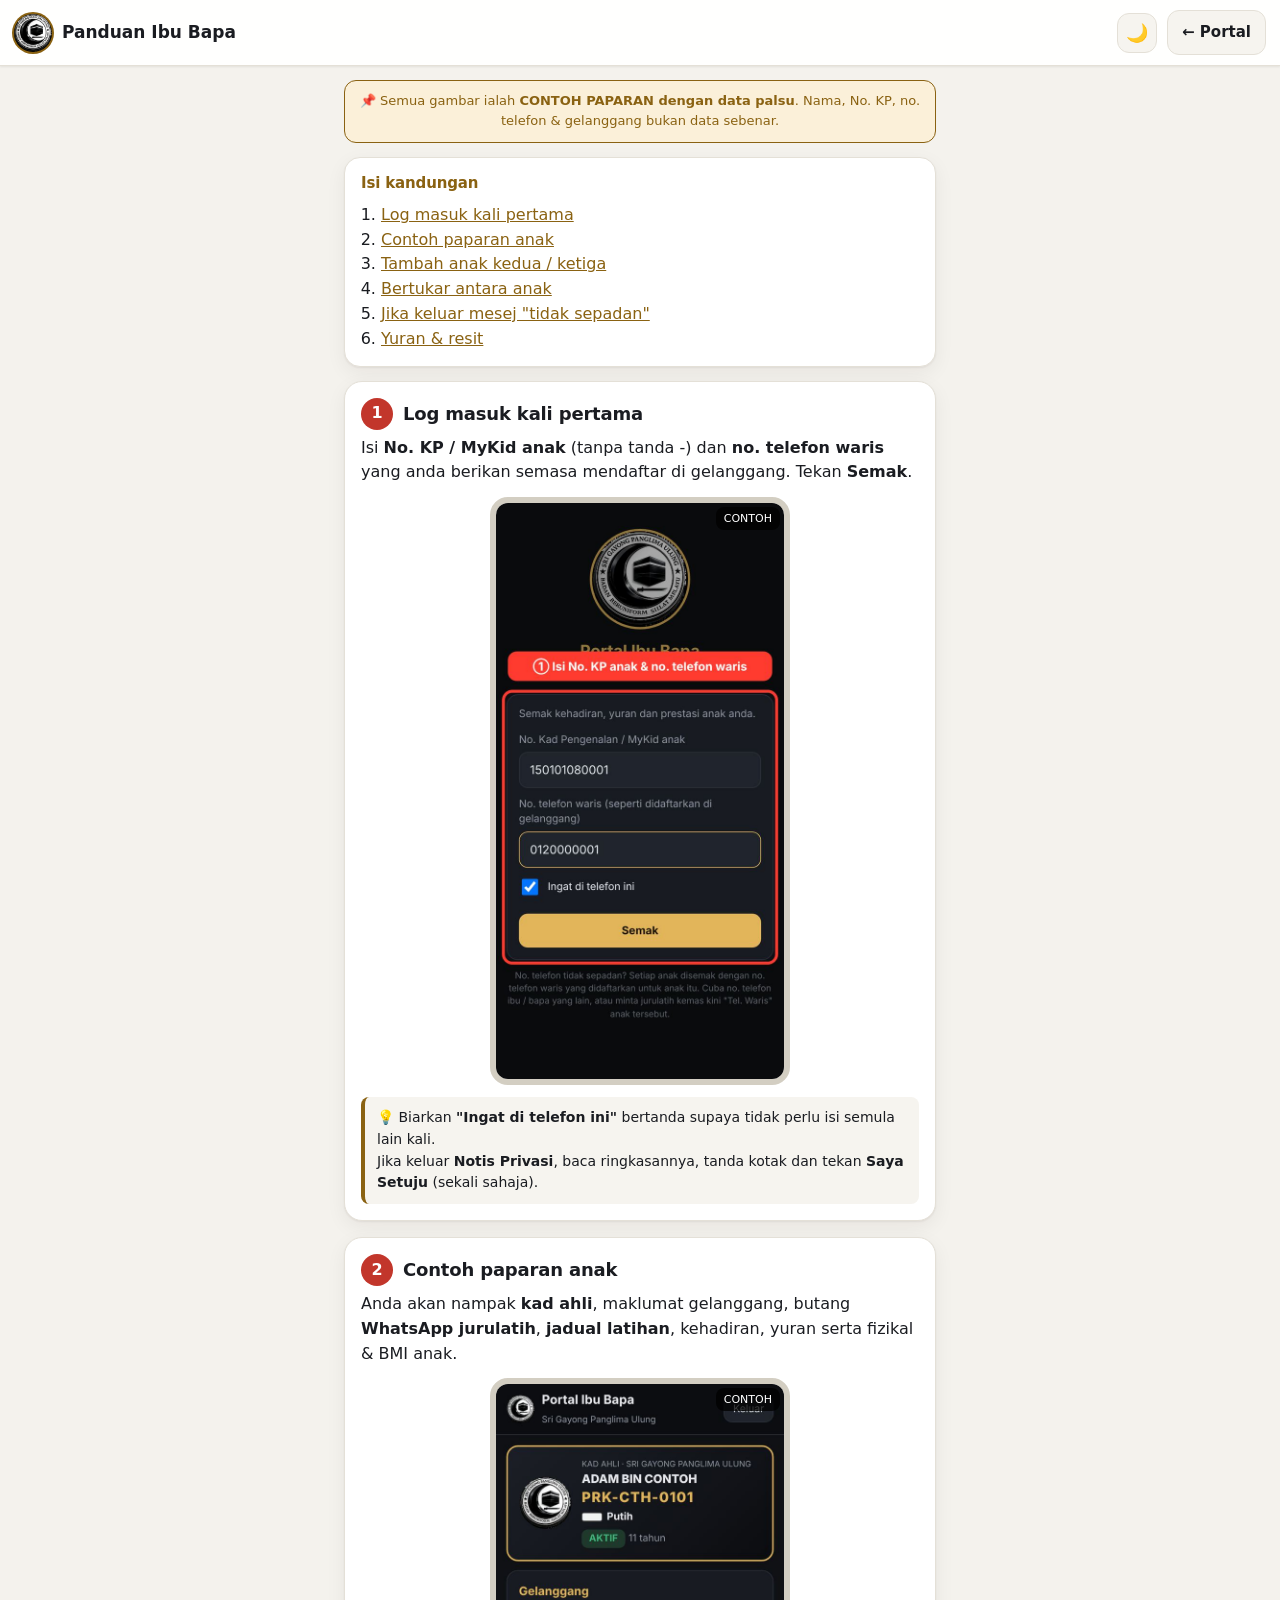
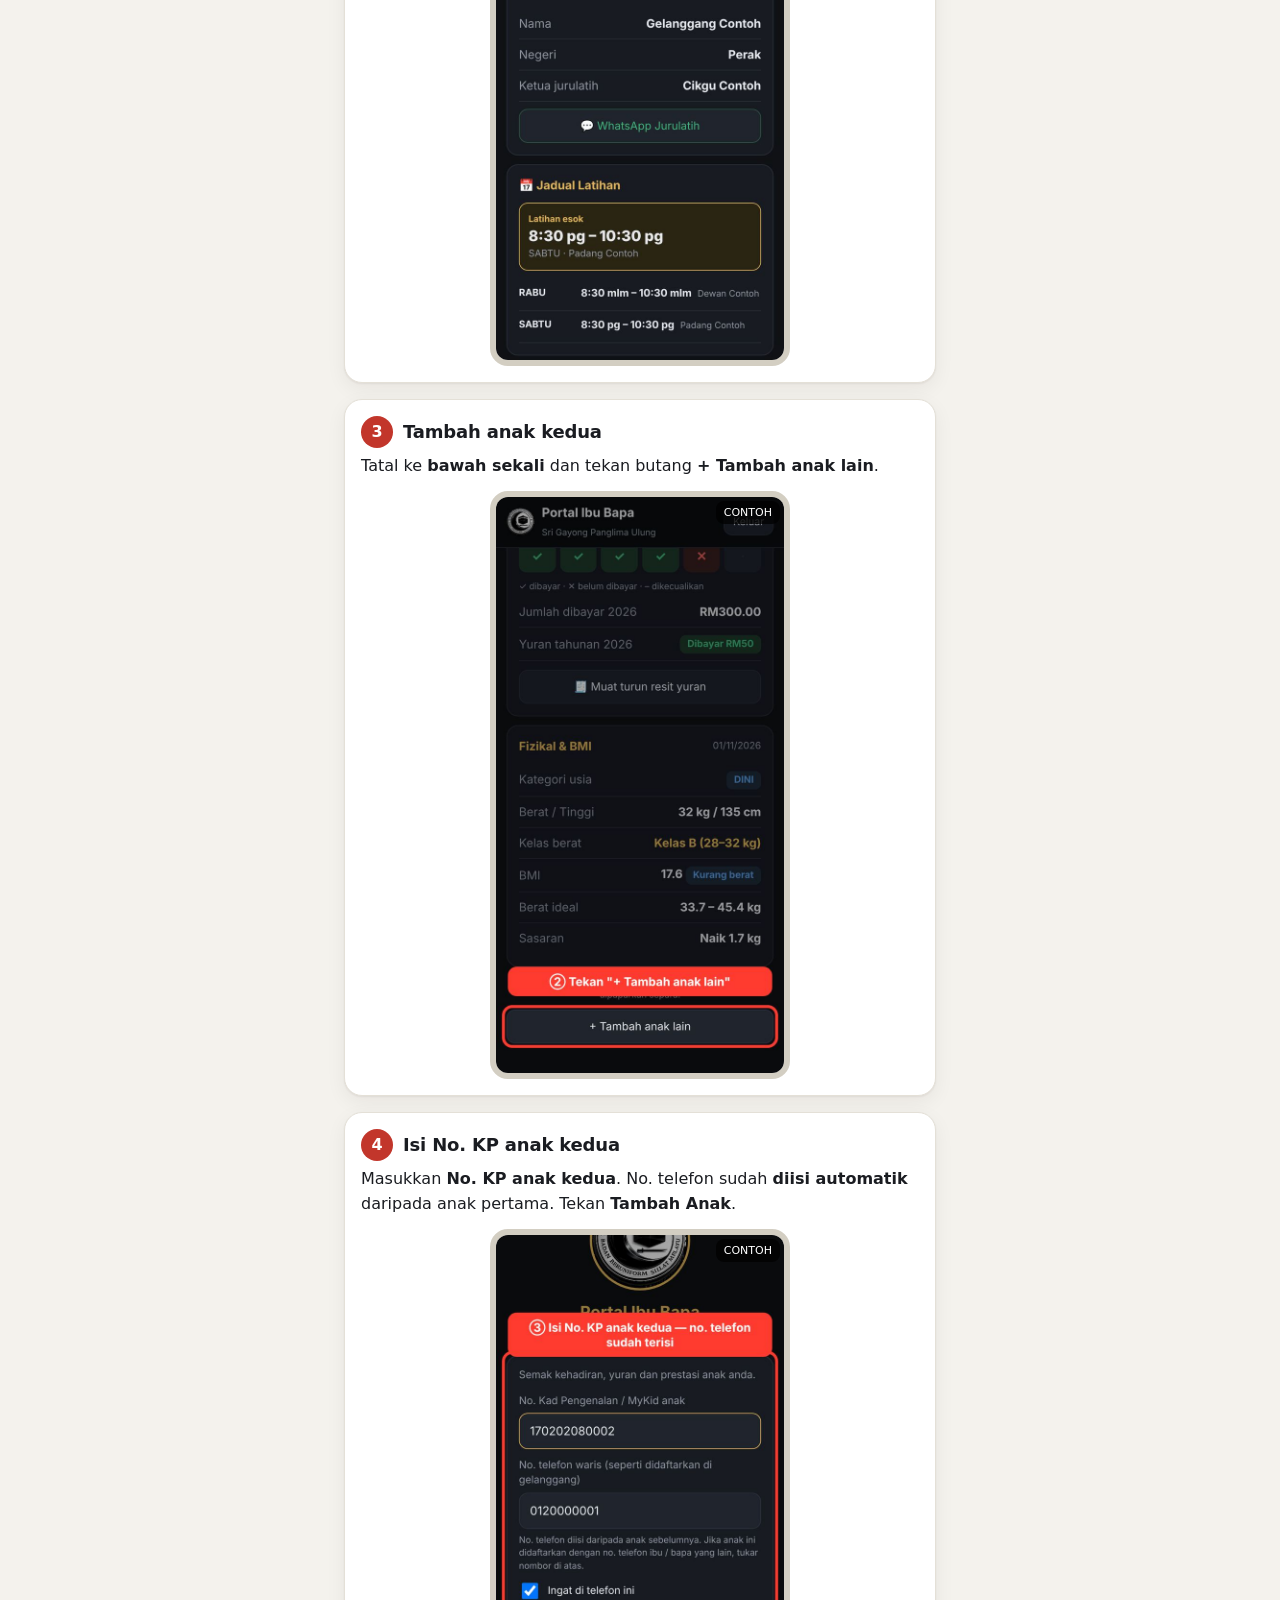
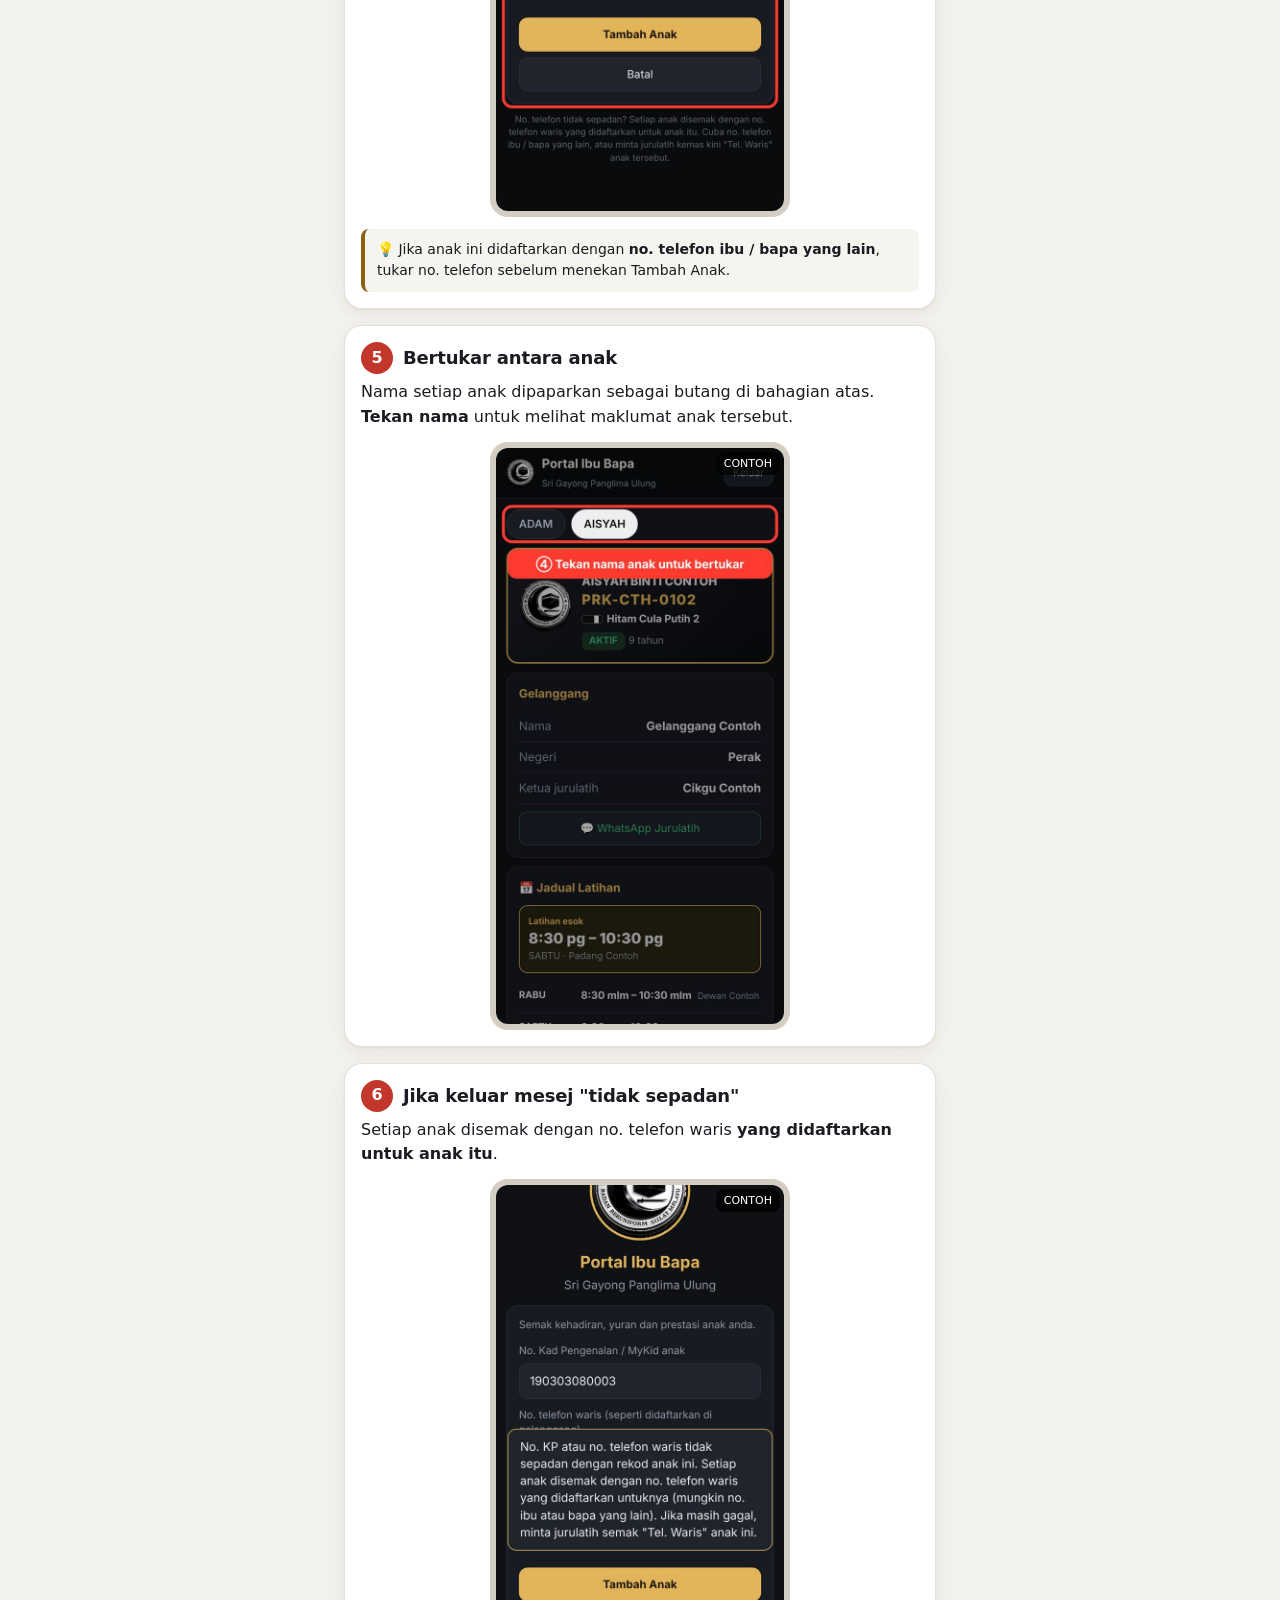
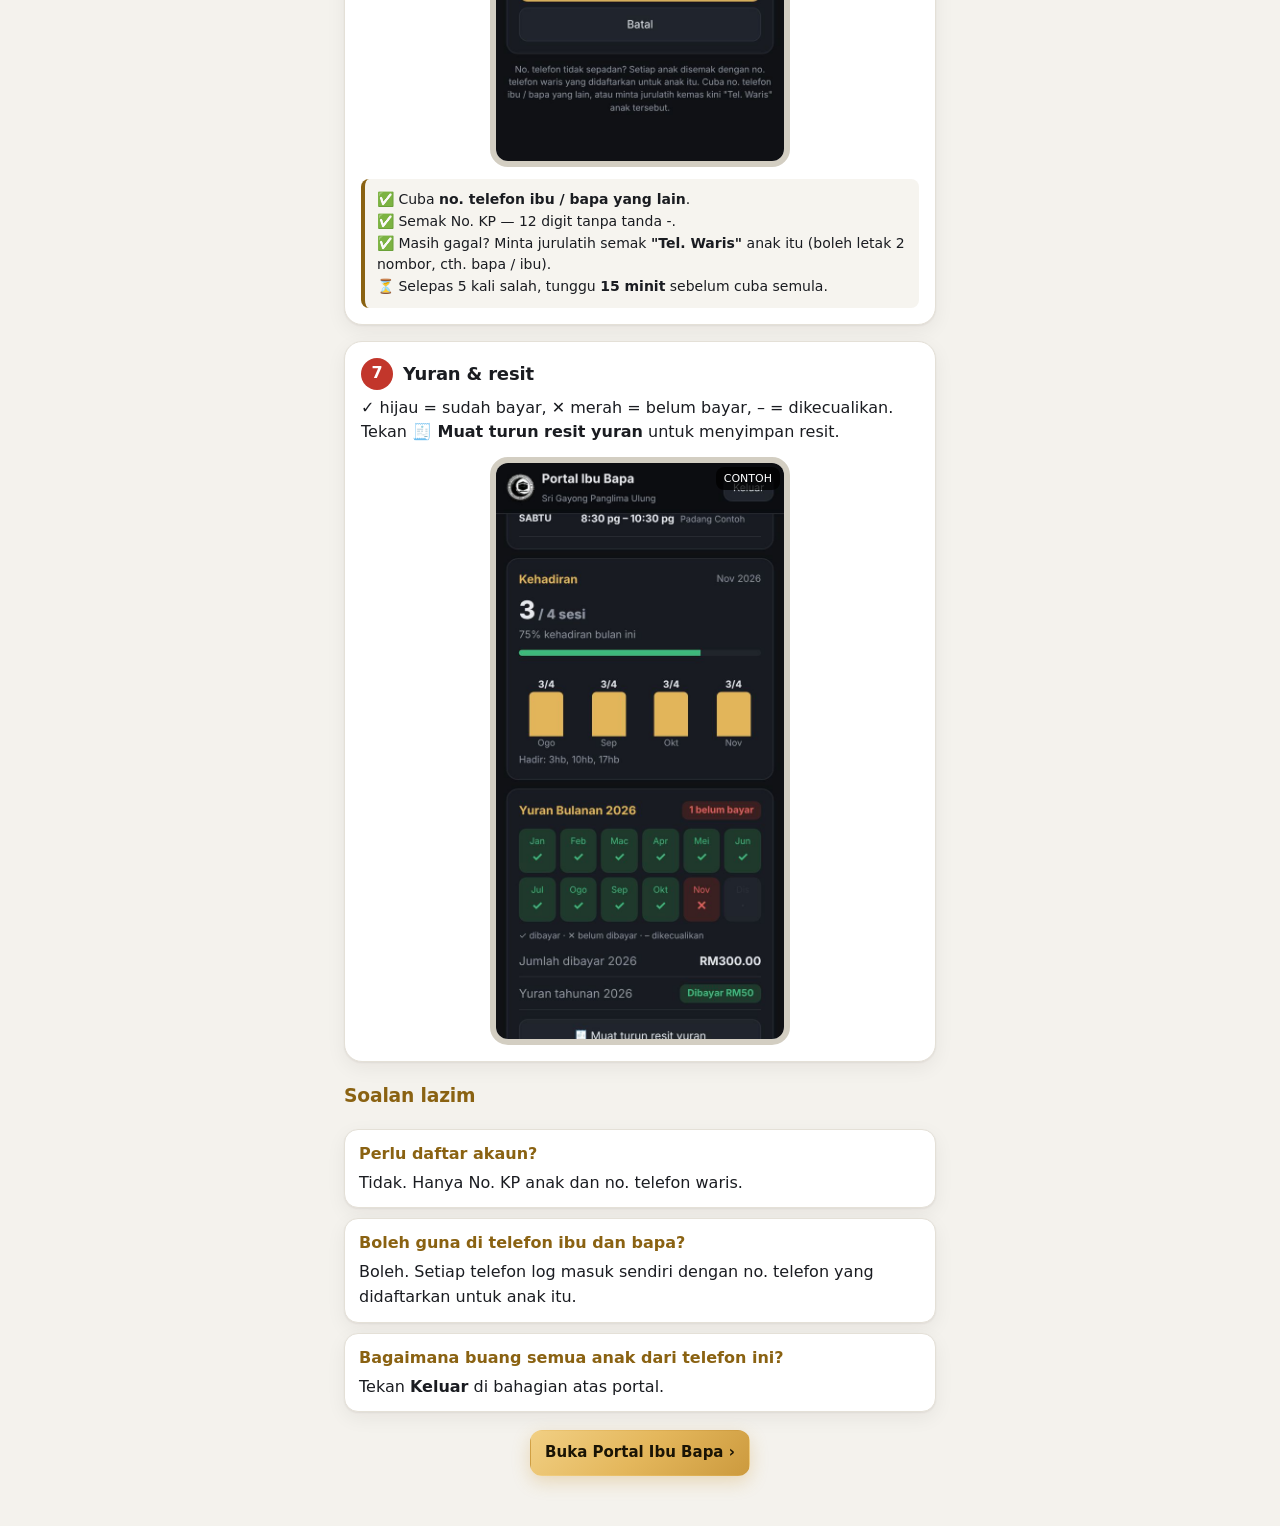
<file: panduan-ibubapa.html>
<!DOCTYPE html>
<html lang="ms">
<head>
<meta charset="UTF-8">
<meta name="viewport" content="width=device-width,initial-scale=1,viewport-fit=cover">
<title>Panduan Portal Ibu Bapa</title>
<link rel="icon" href="icon-192.png">
<meta name="theme-color" content="#0F1115">
<style>
:root{--bg:#0F1115;--kad:#181B22;--kad2:#20242D;--garis:#2C313C;--teks:#E8E9EC;--pudar:#9097A3;--emas:#E2B55A;--merah:#E0605A;--hijau:#3FB97B}
*{box-sizing:border-box}
html,body{margin:0;background:var(--bg);color:var(--teks);font:16px/1.55 system-ui,-apple-system,"Segoe UI",Roboto,sans-serif}
.wrap{max-width:620px;margin:0 auto;padding:14px 14px 50px}
header{display:flex;align-items:center;gap:10px;padding:10px 14px;border-bottom:1px solid var(--garis);background:#0B0D10;position:sticky;top:0;z-index:5}
header img{width:38px;height:38px;border-radius:50%;background:#fff}
header b{flex:1;font-size:17px}
a.btn,button{display:inline-flex;align-items:center;justify-content:center;text-decoration:none;background:var(--kad2);color:var(--teks);border:1px solid var(--garis);border-radius:12px;padding:10px 14px;font:inherit;font-size:15px;min-height:44px;cursor:pointer}
a.utama{background:var(--emas);color:#1a1405;border-color:var(--emas);font-weight:700}
.amaran{background:#3a321f;border:1px solid var(--emas);color:var(--emas);border-radius:12px;padding:10px 12px;font-size:13px;text-align:center;margin-bottom:14px}
.isi{background:var(--kad);border:1px solid var(--garis);border-radius:16px;padding:14px 16px;margin-bottom:14px}
.isi h3{margin:0 0 8px;color:var(--emas);font-size:15px}
.isi ol{margin:0;padding-left:20px}
.isi a{color:var(--emas)}
.langkah{background:var(--kad);border:1px solid var(--garis);border-radius:16px;padding:16px;margin-bottom:16px}
.langkah h2{margin:0 0 6px;font-size:18px;display:flex;gap:10px;align-items:center}
.no{flex:none;width:32px;height:32px;border-radius:50%;background:var(--merah);color:#fff;display:inline-flex;align-items:center;justify-content:center;font-size:16px;font-weight:800}
.langkah p{margin:0 0 12px;color:#cfd2d8}
.gambar{position:relative;max-width:300px;margin:0 auto}
.gambar img{width:100%;display:block;border-radius:18px;border:6px solid #2a2e37;background:#000}
.gambar span{position:absolute;top:10px;right:10px;background:rgba(0,0,0,.75);color:#fff;font-size:11px;padding:3px 8px;border-radius:8px}
.tip{background:var(--kad2);border-left:4px solid var(--emas);border-radius:8px;padding:10px 12px;font-size:14px;margin-top:12px}
.soalan{background:var(--kad);border:1px solid var(--garis);border-radius:14px;padding:12px 14px;margin-bottom:10px}
.soalan .s{color:var(--emas);display:block;margin-bottom:4px;font-weight:700}
</style>
<link rel="preconnect" href="https://script.google.com"><link rel="preconnect" href="https://script.googleusercontent.com">
<link rel="stylesheet" href="glass.css"><script src="tema.js"></script>
</head>
<body>
<header><img src="logo.png" alt=""><b>Panduan Ibu Bapa</b><a class="btn" href="ibubapa.html">← Portal</a></header>
<div class="wrap">
  <div class="amaran">📌 Semua gambar ialah <b>CONTOH PAPARAN dengan data palsu</b>. Nama, No. KP, no. telefon &amp; gelanggang bukan data sebenar.</div>

  <div class="isi"><h3>Isi kandungan</h3><ol>
    <li><a href="#l1">Log masuk kali pertama</a></li>
    <li><a href="#l2">Contoh paparan anak</a></li>
    <li><a href="#l3">Tambah anak kedua / ketiga</a></li>
    <li><a href="#l5">Bertukar antara anak</a></li>
    <li><a href="#l6">Jika keluar mesej "tidak sepadan"</a></li>
    <li><a href="#l7">Yuran &amp; resit</a></li>
  </ol></div>

  <div class="langkah" id="l1"><h2><span class="no">1</span>Log masuk kali pertama</h2>
    <p>Isi <b>No. KP / MyKid anak</b> (tanpa tanda -) dan <b>no. telefon waris</b> yang anda berikan semasa mendaftar di gelanggang. Tekan <b>Semak</b>.</p>
    <div class="gambar"><img src="panduan/p1-log-masuk.jpg" alt="Skrin log masuk Portal Ibu Bapa" loading="lazy"><span>CONTOH</span></div>
    <div class="tip">💡 Biarkan <b>"Ingat di telefon ini"</b> bertanda supaya tidak perlu isi semula lain kali.<br>
    Jika keluar <b>Notis Privasi</b>, baca ringkasannya, tanda kotak dan tekan <b>Saya Setuju</b> (sekali sahaja).</div>
  </div>

  <div class="langkah" id="l2"><h2><span class="no">2</span>Contoh paparan anak</h2>
    <p>Anda akan nampak <b>kad ahli</b>, maklumat gelanggang, butang <b>WhatsApp jurulatih</b>, <b>jadual latihan</b>, kehadiran, yuran serta fizikal &amp; BMI anak.</p>
    <div class="gambar"><img src="panduan/p2-paparan-anak.jpg" alt="Contoh paparan anak" loading="lazy"><span>CONTOH</span></div>
  </div>

  <div class="langkah" id="l3"><h2><span class="no">3</span>Tambah anak kedua</h2>
    <p>Tatal ke <b>bawah sekali</b> dan tekan butang <b>+ Tambah anak lain</b>.</p>
    <div class="gambar"><img src="panduan/p3-butang-tambah.jpg" alt="Butang Tambah anak lain" loading="lazy"><span>CONTOH</span></div>
  </div>

  <div class="langkah" id="l4"><h2><span class="no">4</span>Isi No. KP anak kedua</h2>
    <p>Masukkan <b>No. KP anak kedua</b>. No. telefon sudah <b>diisi automatik</b> daripada anak pertama. Tekan <b>Tambah Anak</b>.</p>
    <div class="gambar"><img src="panduan/p4-borang-tambah.jpg" alt="Borang tambah anak" loading="lazy"><span>CONTOH</span></div>
    <div class="tip">💡 Jika anak ini didaftarkan dengan <b>no. telefon ibu / bapa yang lain</b>, tukar no. telefon sebelum menekan Tambah Anak.</div>
  </div>

  <div class="langkah" id="l5"><h2><span class="no">5</span>Bertukar antara anak</h2>
    <p>Nama setiap anak dipaparkan sebagai butang di bahagian atas. <b>Tekan nama</b> untuk melihat maklumat anak tersebut.</p>
    <div class="gambar"><img src="panduan/p5-tukar-anak.jpg" alt="Butang nama anak untuk bertukar" loading="lazy"><span>CONTOH</span></div>
  </div>

  <div class="langkah" id="l6"><h2><span class="no">6</span>Jika keluar mesej "tidak sepadan"</h2>
    <p>Setiap anak disemak dengan no. telefon waris <b>yang didaftarkan untuk anak itu</b>.</p>
    <div class="gambar"><img src="panduan/p6-mesej-ralat.jpg" alt="Contoh mesej no. telefon tidak sepadan" loading="lazy"><span>CONTOH</span></div>
    <div class="tip">✅ Cuba <b>no. telefon ibu / bapa yang lain</b>.<br>✅ Semak No. KP — 12 digit tanpa tanda -.<br>✅ Masih gagal? Minta jurulatih semak <b>"Tel. Waris"</b> anak itu (boleh letak 2 nombor, cth. bapa / ibu).<br>⏳ Selepas 5 kali salah, tunggu <b>15 minit</b> sebelum cuba semula.</div>
  </div>

  <div class="langkah" id="l7"><h2><span class="no">7</span>Yuran &amp; resit</h2>
    <p>✓ hijau = sudah bayar, ✕ merah = belum bayar, – = dikecualikan. Tekan <b>🧾 Muat turun resit yuran</b> untuk menyimpan resit.</p>
    <div class="gambar"><img src="panduan/p7-yuran.jpg" alt="Contoh paparan yuran" loading="lazy"><span>CONTOH</span></div>
  </div>

  <h3 style="color:var(--emas)">Soalan lazim</h3>
  <div class="soalan"><span class="s">Perlu daftar akaun?</span>Tidak. Hanya No. KP anak dan no. telefon waris.</div>
  <div class="soalan"><span class="s">Boleh guna di telefon ibu dan bapa?</span>Boleh. Setiap telefon log masuk sendiri dengan no. telefon yang didaftarkan untuk anak itu.</div>
  <div class="soalan"><span class="s">Bagaimana buang semua anak dari telefon ini?</span>Tekan <b>Keluar</b> di bahagian atas portal.</div>

  <div style="text-align:center;margin-top:18px"><a class="btn utama" href="ibubapa.html">Buka Portal Ibu Bapa ›</a></div>
</div>
</body>
</html>
</file>
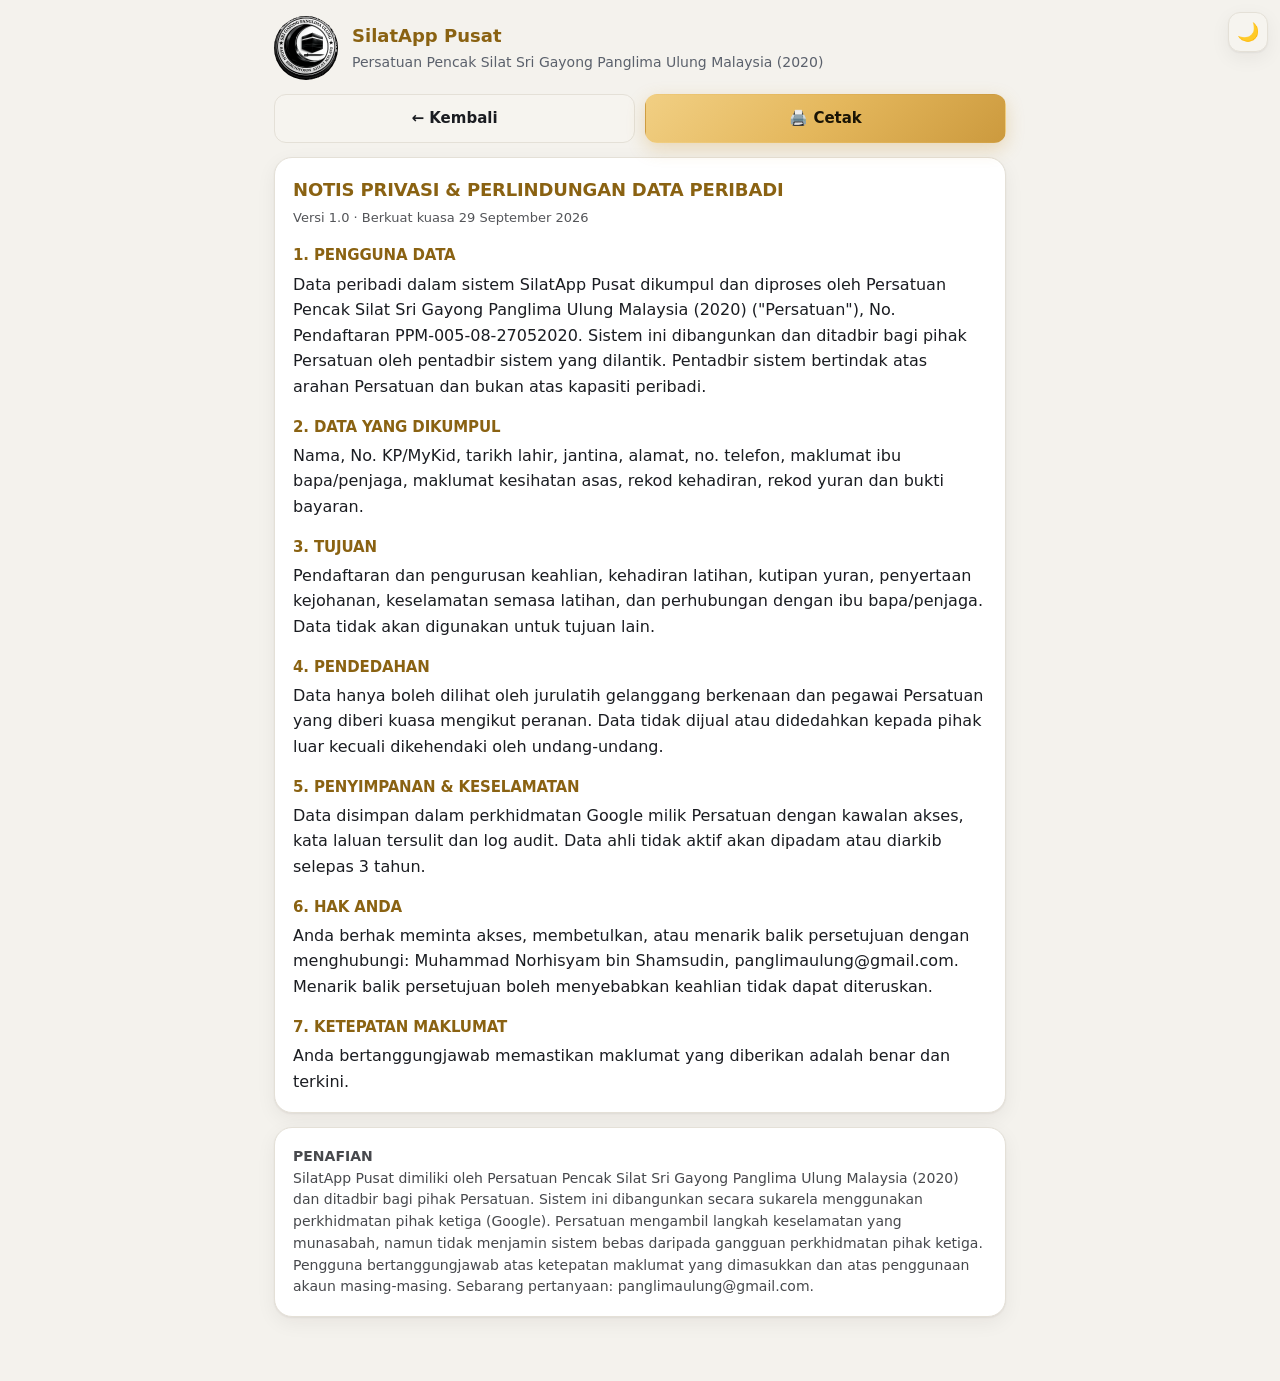
<file: privasi.html>
<!DOCTYPE html>
<html lang="ms">
<head>
<meta charset="UTF-8">
<meta name="viewport" content="width=device-width,initial-scale=1,viewport-fit=cover">
<title>Notis Privasi — SilatApp Pusat</title>
<link rel="icon" href="icon-192.png">
<meta name="theme-color" content="#0F1115">
<style>
:root{--bg:#0F1115;--kad:#181B22;--garis:#2C313C;--teks:#E8E9EC;--pudar:#9097A3;--emas:#E2B55A}
*{box-sizing:border-box}
html,body{margin:0;background:var(--bg);color:var(--teks);font:16px/1.55 system-ui,-apple-system,"Segoe UI",Roboto,sans-serif}
.wrap{max-width:760px;margin:0 auto;padding:16px 14px 50px}
.kepala{display:flex;align-items:center;gap:14px;margin-bottom:14px}
.kepala img{width:64px;height:64px;border-radius:50%;background:#fff;flex:none}
.kepala b{color:var(--emas);font-size:18px;display:block}
.kad{background:var(--kad);border:1px solid var(--garis);border-radius:16px;padding:18px;margin-bottom:14px}
.kad h2{color:var(--emas);font-size:18px}
.kad h3{color:var(--emas)}
.alat{display:flex;gap:10px;margin-bottom:14px}
button,a.btn{flex:1;text-align:center;text-decoration:none;background:#20242D;color:var(--teks);border:1px solid var(--garis);border-radius:12px;padding:12px 16px;font:inherit;font-size:15px;cursor:pointer;min-height:46px}
button.utama{background:var(--emas);color:#1a1405;border-color:var(--emas);font-weight:700}
@media print{
  html,body{background:#fff;color:#000}
  .alat{display:none}
  .kad{background:#fff;border:1px solid #000;color:#000}
  .kad h2,.kad h3,.kepala b{color:#000}
}
</style>
<link rel="stylesheet" href="glass.css"><script src="tema.js"></script>
</head>
<body>
<div class="wrap">
  <div class="kepala"><img src="logo.png" alt=""><div><b>SilatApp Pusat</b><span id="namaPersatuan" style="color:var(--pudar);font-size:14px"></span></div></div>
  <div class="alat"><button onclick="kembali()">← Kembali</button><button class="utama" onclick="window.print()">🖨️ Cetak</button></div>
  <div class="kad" id="notis"></div>
  <div class="kad" id="penafian"></div>
</div>
<script src="teks-pdpa.js"></script>
<script>
document.getElementById('namaPersatuan').textContent = PERSATUAN;
document.getElementById('notis').innerHTML = htmlPdpaPenuh();
document.getElementById('penafian').innerHTML = htmlPenafian(false);
function kembali() { if (history.length > 1) history.back(); else location.href = 'index.html'; }
</script>
</body>
</html>
</file>
<file: glass.css>
/* =====================================================================
 * TEMA PREMIUM — SilatApp Pusat (Mod Normal ☀️ & Mod Malam 🌙)
 * Dimuatkan SELEPAS gaya asal setiap halaman. Hanya mengubah rupa, bukan fungsi.
 * Ringan & laju: tiada kesan kabur (blur) atau animasi latar yang memberatkan telefon.
 * Mod dipilih oleh tema.js → <html data-tema="malam|normal">.
 * ===================================================================== */

/* ---------- Token warna: MOD MALAM (lalai) ---------- */
:root{
  color-scheme:dark;
  --bg:#0B0D11; --bg2:#0F1217;
  --kad:#15181E; --kad2:#1C2028; --kad3:#232833;
  --garis:#262B35; --garis2:#323947;
  --teks:#ECEDEF; --pudar:#A3A9B5;
  --emas:#E4B75C; --emasT:#E4B75C; --emasLembut:rgba(228,183,92,.12);
  --hijau:#4CC98A; --merah:#FF8A80; --kuning:#E4B75C; --biru:#7DB4F0;
  --tHijau:rgba(76,201,138,.14); --tKuning:rgba(228,183,92,.14); --tMerah:rgba(255,138,128,.14); --tBiru:rgba(125,180,240,.14); --tKelabu:rgba(255,255,255,.07);
  --kepala:rgba(11,13,17,.92);
  --bayang:0 1px 2px rgba(0,0,0,.35),0 8px 24px rgba(0,0,0,.22);
  --bayangKecil:0 1px 2px rgba(0,0,0,.3);
  --emasGrad:linear-gradient(135deg,#F1CF83,#E4B75C 50%,#CC9A3E);
  --cipOn:#ECEDEF; --cipOnT:#111317;
}
/* ---------- Token warna: MOD NORMAL (cerah) ---------- */
html[data-tema="normal"]{
  color-scheme:light;
  --bg:#F4F2ED; --bg2:#ECE9E2;
  --kad:#FFFFFF; --kad2:#F6F4EF; --kad3:#EFECE5;
  --garis:#E4E0D7; --garis2:#D3CEC2;
  --teks:#1A1C21; --pudar:#5B616C;
  --emas:#8A6212; --emasT:#8A6212; --emasLembut:rgba(200,149,47,.12);
  --hijau:#136B42; --merah:#C2362B; --kuning:#8A6212; --biru:#1F63B5;
  --tHijau:#E3F4EA; --tKuning:#FBF0D9; --tMerah:#FBE5E2; --tBiru:#E2EDFA; --tKelabu:#EEECE7;
  --kepala:rgba(255,255,255,.94);
  --bayang:0 1px 2px rgba(30,25,10,.06),0 6px 20px rgba(30,25,10,.06);
  --bayangKecil:0 1px 2px rgba(30,25,10,.08);
  --cipOn:#1A1C21; --cipOnT:#FFFFFF;
}

/* ---------- Asas ---------- */
html,body{background:var(--bg) !important;color:var(--teks) !important}
body{font-family:"Inter",system-ui,-apple-system,"Segoe UI",Roboto,sans-serif;-webkit-font-smoothing:antialiased;text-rendering:optimizeLegibility}
h1,h2,h3{letter-spacing:-.01em}
a{color:var(--emasT)}
.pudar,small{color:var(--pudar)}
::selection{background:var(--emasLembut)}

/* ---------- Kepala & tajuk melekat ---------- */
header{background:var(--kepala) !important;border-bottom:1px solid var(--garis) !important;box-shadow:var(--bayangKecil)}
header img{box-shadow:0 0 0 2px var(--emas)}
header .t b{font-weight:800;letter-spacing:-.01em}
header .t{min-width:0}header .t b,header .t small{display:block;white-space:nowrap;overflow:hidden;text-overflow:ellipsis}
header>a.kecil{flex:none;white-space:nowrap}
@media(max-width:400px){header{gap:8px !important;padding:10px 12px !important}header .t small{font-size:11px}}
.tajuk{background:var(--bg) !important;border-bottom:1px solid var(--garis) !important;top:59px}
.tajuk h2{font-weight:800}
.tabs{background:var(--bg);border-bottom:1px solid var(--garis) !important}

/* ---------- Permukaan: kad, ringkasan, senarai ---------- */
.kad,.ring,.item,.langkah,.isi:not(#modalIsi),.soalan,.kotakHasil,#cetak .alat{
  background:var(--kad) !important;border:1px solid var(--garis) !important;box-shadow:var(--bayang);
}
.kad,.ring,.langkah{border-radius:18px}
.kad h3,.isi h3{color:var(--emasT) !important;font-weight:700}
.stat{background:var(--kad2) !important;border:1px solid var(--garis);border-radius:14px}
.stat b{color:var(--emasT) !important;font-weight:800}
.item{border-radius:14px;transition:transform .12s ease,border-color .15s}
.item:hover{border-color:var(--garis2) !important}
.item:active{transform:scale(.99)}
.item.on{border-color:var(--hijau) !important;background:linear-gradient(0deg,var(--tHijau),var(--tHijau)),var(--kad) !important}
.pdpa,.akuan{background:var(--kad2) !important;border:1px solid var(--garis) !important;color:var(--teks)}
.amaran{background:var(--tKuning) !important;color:var(--emasT) !important;border-color:var(--emas) !important}
.tip{background:var(--kad2) !important}
.ring .besar,.besar{letter-spacing:-.02em}

/* ---------- Menu utama ---------- */
.menu button{background:var(--kad) !important;border:1px solid var(--garis) !important;border-radius:18px !important;box-shadow:var(--bayang);transition:transform .12s ease,border-color .15s}
.menu button:hover{transform:translateY(-2px);border-color:var(--emas) !important}
.menu button b{color:var(--teks)}

/* ---------- Butang ---------- */
button,.btn,a.btn{background:var(--kad2) !important;color:var(--teks) !important;border:1px solid var(--garis) !important;transition:transform .1s ease,background .15s,border-color .15s;font-weight:600}
button:hover,.btn:hover{border-color:var(--garis2) !important}
button:active{transform:scale(.98)}
button.utama,a.utama,.ikon.utama,.cipB button.on{background:var(--emasGrad) !important;color:#1A1405 !important;border-color:transparent !important;box-shadow:0 6px 18px rgba(200,149,47,.28);font-weight:700}
button.aktif{background:var(--emasLembut) !important;border-color:var(--emas) !important;color:var(--emasT) !important}
button.bahaya{background:transparent !important;border-color:var(--merah) !important;color:var(--merah) !important}
button:disabled{opacity:.45;box-shadow:none}
.ikon{background:var(--kad) !important;border:1px solid var(--garis) !important;color:var(--teks) !important}
.cip button{background:var(--kad) !important;color:var(--pudar) !important}
.cip button.on{background:var(--cipOn) !important;color:var(--cipOnT) !important;border-color:var(--cipOn) !important}
.lencanaRekod{background:var(--emasGrad) !important;color:#1A1405 !important}

/* ---------- Medan input ---------- */
input,select,textarea{background:var(--kad) !important;color:var(--teks) !important;border:1px solid var(--garis2) !important;transition:border-color .15s,box-shadow .15s}
input:focus,select:focus,textarea:focus{border-color:var(--emas) !important;box-shadow:0 0 0 4px var(--emasLembut)}
input::placeholder,textarea::placeholder{color:var(--pudar);opacity:.85}
select option{background:var(--kad);color:var(--teks)}
input[type=checkbox],input[type=radio]{accent-color:var(--emas);background:none !important;box-shadow:none}
select{background-image:linear-gradient(45deg,transparent 50%,var(--teks) 50%),linear-gradient(135deg,var(--teks) 50%,transparent 50%) !important;background-position:calc(100% - 20px) 21px,calc(100% - 15px) 21px !important;background-size:5px 5px !important;background-repeat:no-repeat !important}
label{color:var(--pudar)}

/* ---------- Tag status ---------- */
.t-AKTIF,.t-HIJAU{background:var(--tHijau) !important;color:var(--hijau) !important}
.t-MENUNGGU,.t-KUNING{background:var(--tKuning) !important;color:var(--kuning) !important}
.t-TIDAK{background:var(--tKelabu) !important;color:var(--pudar) !important}
.t-DIGANTUNG,.t-DISEKAT,.t-DITOLAK,.t-DIBATALKAN,.t-MERAH{background:var(--tMerah) !important;color:var(--merah) !important}
.t-BERPINDAH,.t-BERSAMA,.t-BIRU,.t-KETUA{background:var(--tBiru) !important;color:var(--biru) !important}

/* ---------- Lembaran bawah, notis, kad ahli ---------- */
#modal{background:rgba(5,6,9,.55) !important}
#modal .isi{background:var(--kad) !important;border:1px solid var(--garis) !important;box-shadow:0 -12px 40px rgba(0,0,0,.25)}
#toast{background:var(--teks) !important;color:var(--bg) !important;border:0 !important;box-shadow:var(--bayang);font-weight:600}
.ahlikad{background:linear-gradient(135deg,var(--emasLembut),transparent 55%),var(--kad) !important;border:1.5px solid var(--emas) !important;box-shadow:var(--bayang)}
.ahlikad .no{color:var(--emasT) !important}
.bar{background:var(--kad3) !important}
.bulan div{background:var(--kad2) !important}
.carta i{background:var(--emasGrad) !important}
.login .logo img{box-shadow:0 0 0 3px var(--emas),0 10px 30px rgba(200,149,47,.25)}
.login h1{color:var(--emasT) !important}
.terapung{background:linear-gradient(transparent,var(--bg) 35%) !important}
.gambar img{border-color:var(--garis2) !important}
th{color:var(--pudar)} th,td{border-bottom-color:var(--garis) !important}

/* ---------- Mod Normal: tukar warna gelap yang ditulis terus dalam halaman ---------- */
html[data-tema="normal"] [style*="#0B0D10"],html[data-tema="normal"] [style*="#0F1115"],
html[data-tema="normal"] [style*="#181B22"],html[data-tema="normal"] [style*="#1c1f27"],html[data-tema="normal"] [style*="#1b1e26"]{background:var(--kad) !important;color:var(--teks) !important}
html[data-tema="normal"] [style*="#20242D"],html[data-tema="normal"] [style*="#2a2e37"]{background:var(--kad2) !important;color:var(--teks) !important}
html[data-tema="normal"] [style*="#2a2513"],html[data-tema="normal"] [style*="#3a321f"]{background:var(--tKuning) !important}
html[data-tema="normal"] [style*="#1f3a2c"]{background:var(--tHijau) !important}
html[data-tema="normal"] [style*="#3a2020"]{background:var(--tMerah) !important}
html[data-tema="normal"] [style*="#1f2c3a"]{background:var(--tBiru) !important}
html[data-tema="normal"] [style*="#2C313C"]{border-color:var(--garis) !important}
html[data-tema="normal"] [style*="color:#E8E9EC"],html[data-tema="normal"] [style*="color:#EDEEF0"],html[data-tema="normal"] [style*="color:#cfd2d8"],html[data-tema="normal"] [style*="color:#fff"]:not(.no):not(button){color:var(--teks) !important}
html[data-tema="normal"] [style*="color:#9097A3"]{color:var(--pudar) !important}
html[data-tema="normal"] [style*="color:#E2B55A"],html[data-tema="normal"] [style*="color: #E2B55A"]{color:var(--emasT) !important}
html[data-tema="normal"] [style*="color:#3FB97B"],html[data-tema="normal"] [style*="color:var(--hijau)"]{color:var(--hijau) !important}
html[data-tema="normal"] [style*="color:#E0605A"]{color:var(--merah) !important}
html[data-tema="normal"] .langkah p{color:var(--teks) !important}
html[data-tema="normal"] .gambar img{background:#fff !important}

/* ---------- Butang tukar tema ---------- */
.tukarTema{width:40px;height:40px;min-height:0 !important;padding:0 !important;flex:none;display:inline-flex !important;align-items:center;justify-content:center;border-radius:12px !important;font-size:18px !important;line-height:1}
.tukarTema.apung{position:fixed;top:12px;right:12px;z-index:70;box-shadow:var(--bayang)}

/* ---------- Kebolehcapaian ---------- */
:focus-visible{outline:3px solid var(--emas) !important;outline-offset:2px;border-radius:10px}
.item:focus-visible,.menu button:focus-visible{box-shadow:0 0 0 3px var(--emas),var(--bayang) !important}
html{scroll-padding-top:76px}
@media (prefers-reduced-motion:reduce){*{transition:none !important}}

/* ---------- Cetak: sentiasa putih ---------- */
@media print{
  html,body{background:#fff !important;color:#000 !important}
  .tukarTema{display:none !important}
  .kad,.ring,.item,.stat,.isi,.langkah{background:#fff !important;color:#000 !important;border:1px solid #000 !important;box-shadow:none !important}
}
.lencana{background:var(--tKuning) !important;color:var(--emasT) !important;border-color:var(--emas) !important}
.cip button.on small{color:inherit !important;opacity:.85}

/* ---------- Ketetapan huruf besar: teks dipaparkan HURUF BESAR semasa menaip (pelayan juga menukar) ---------- */
input:not([type]):not([autocapitalize="none"]):not([inputmode="tel"]):not([inputmode="numeric"]):not([id^="cari"]),
input[type=text]:not([autocapitalize="none"]):not([id^="cari"]),textarea{text-transform:uppercase}
input::placeholder,textarea::placeholder{text-transform:none}
</file>
